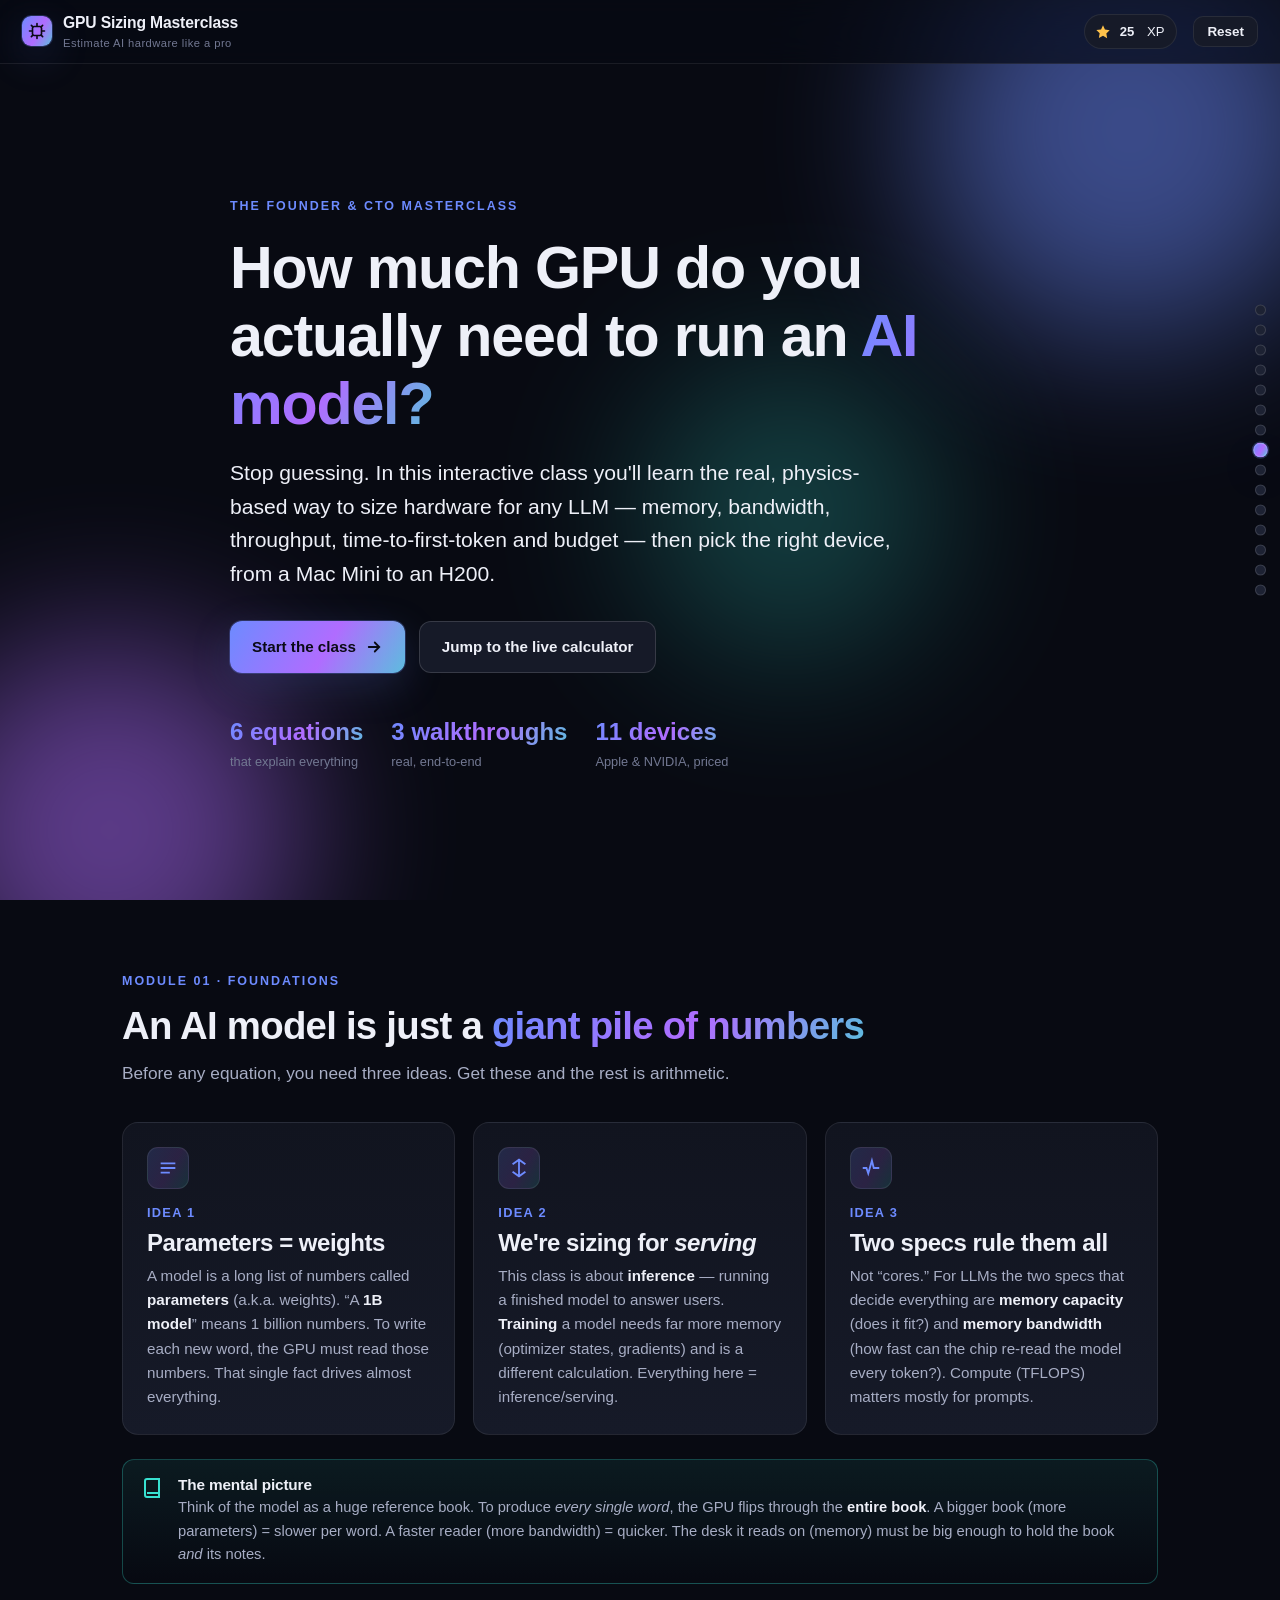
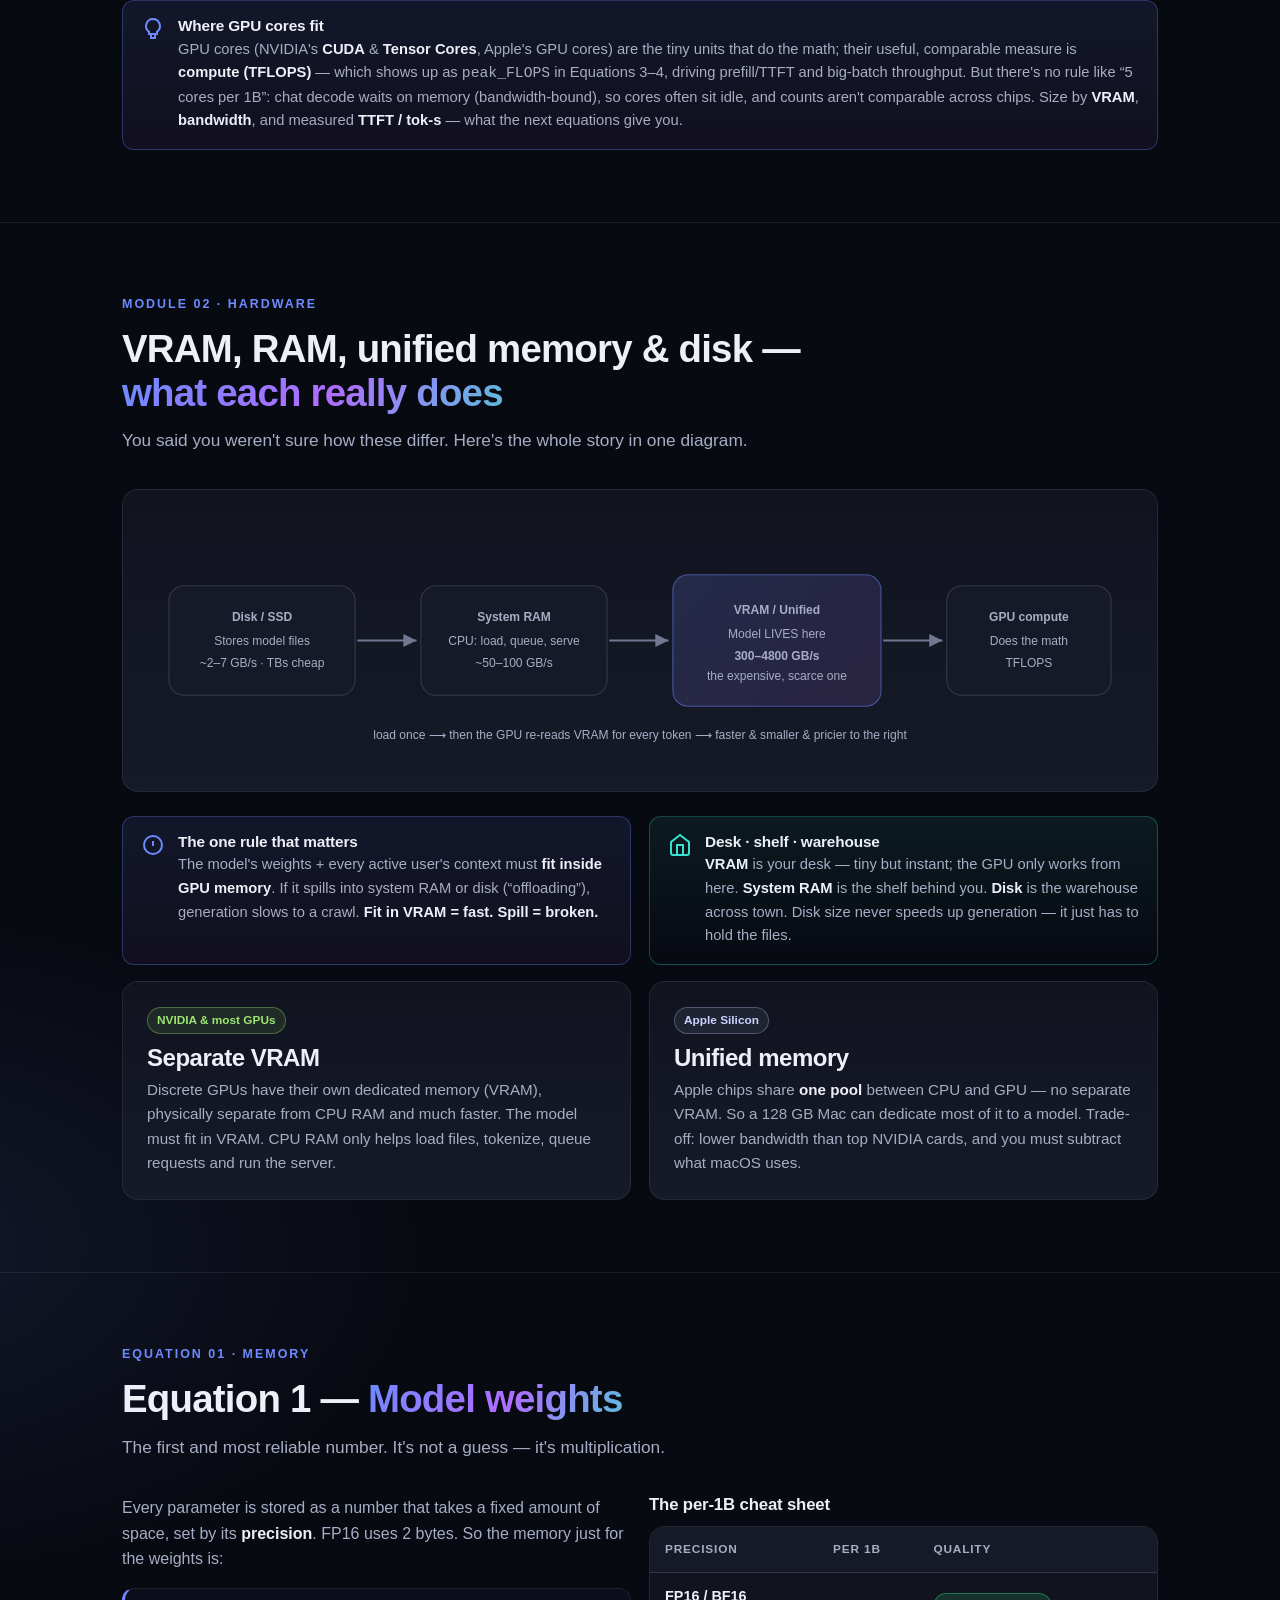
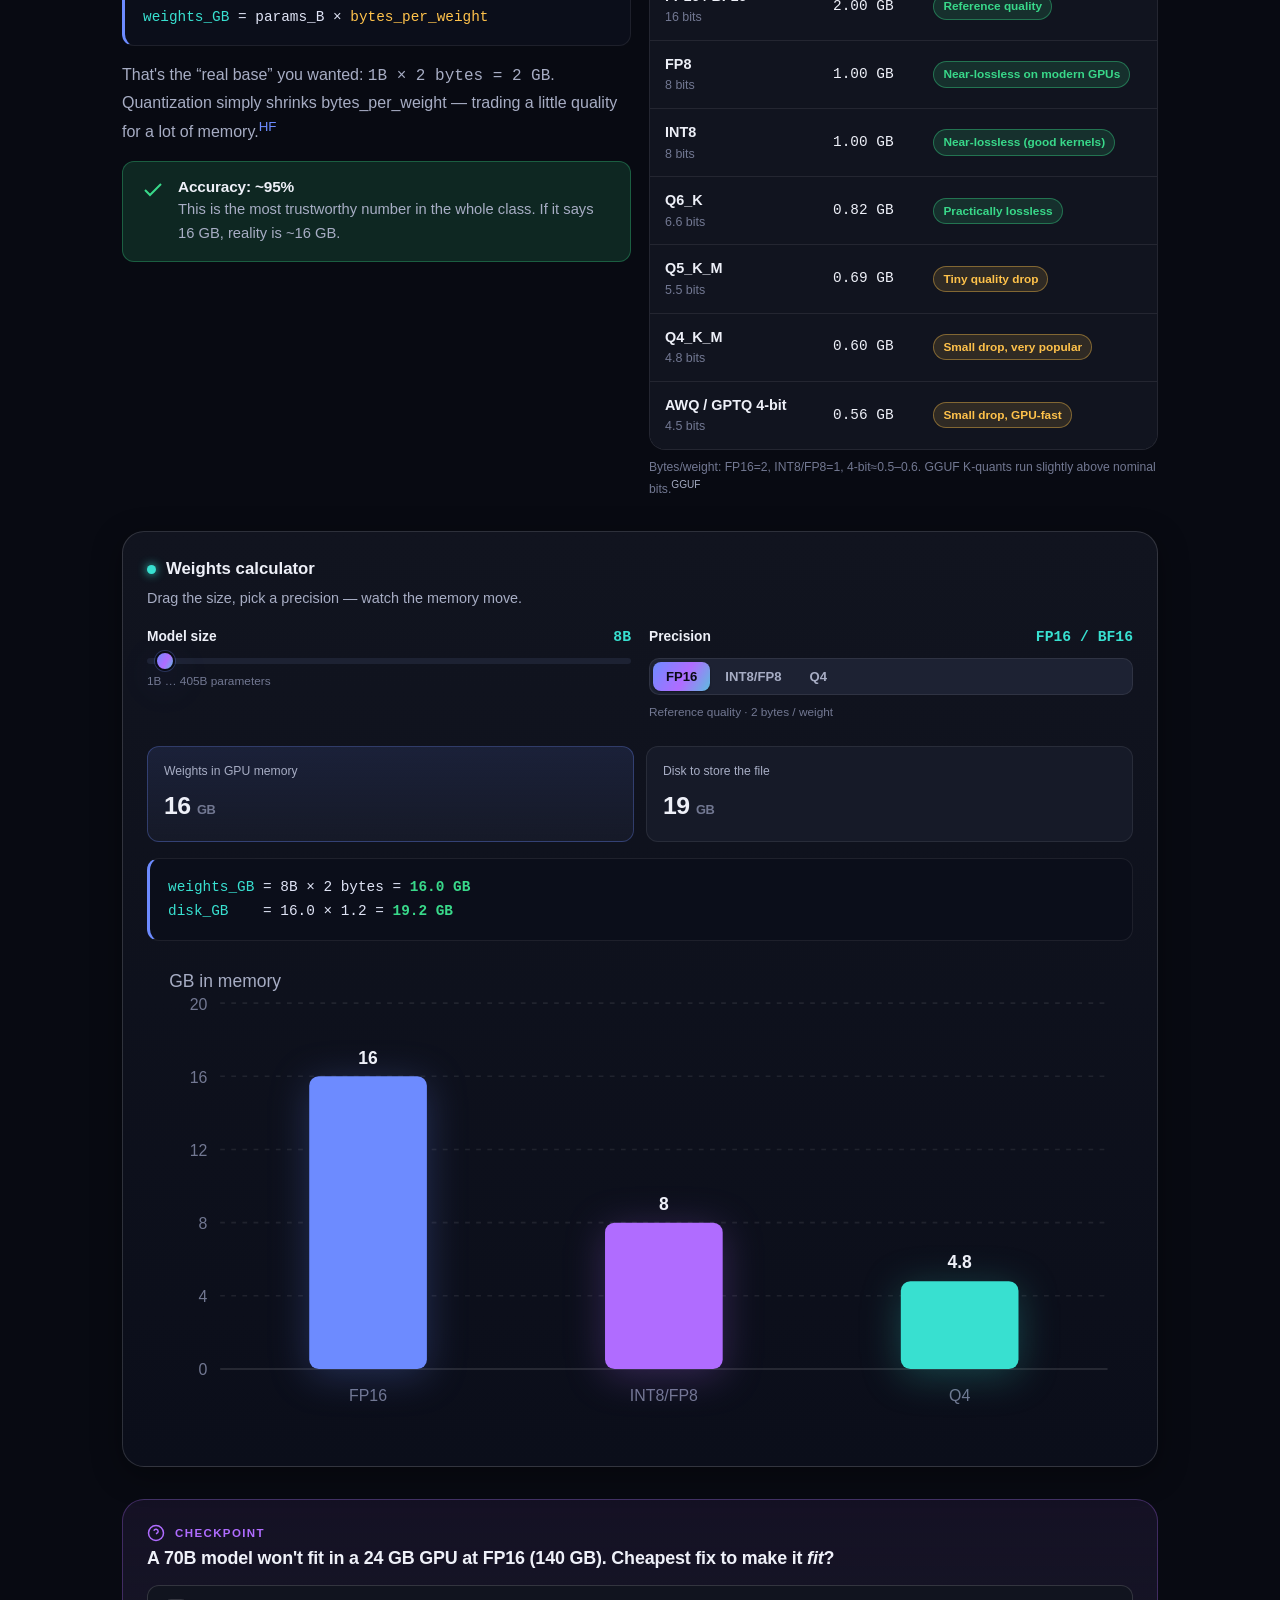
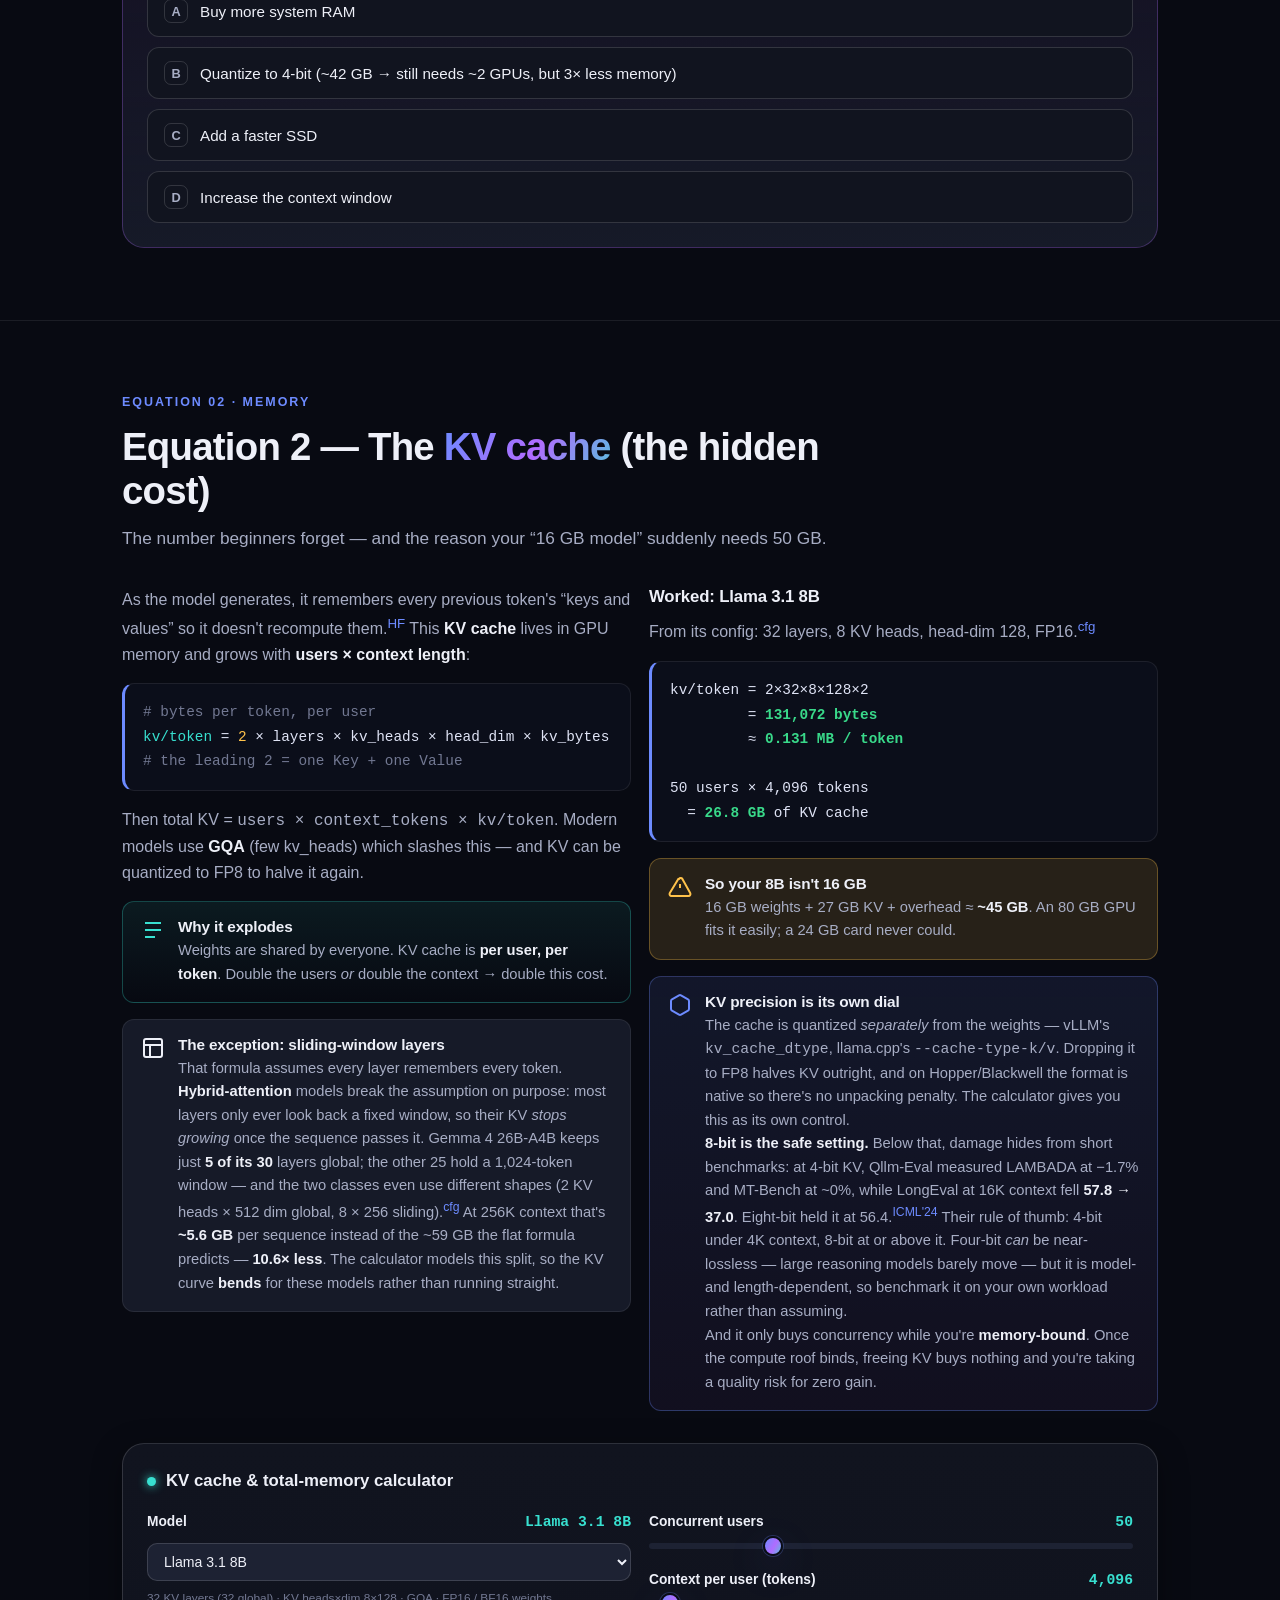
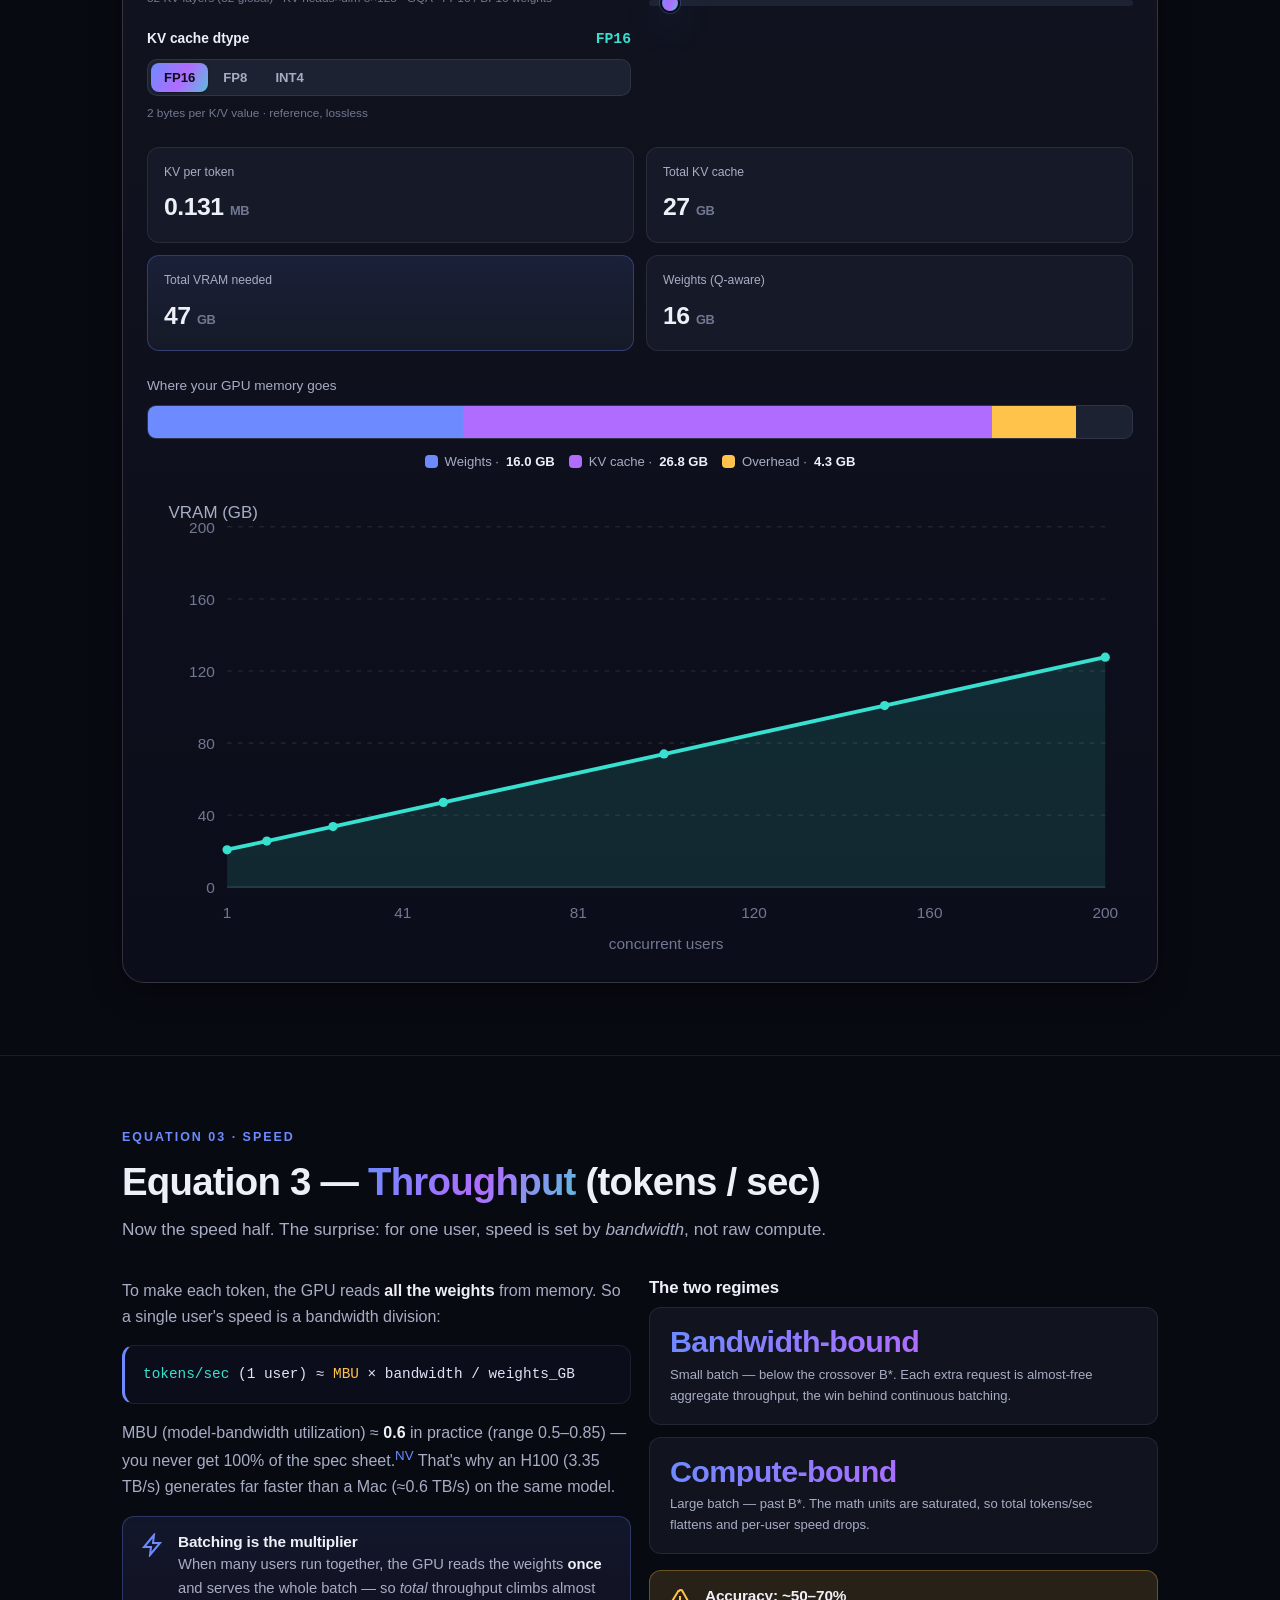
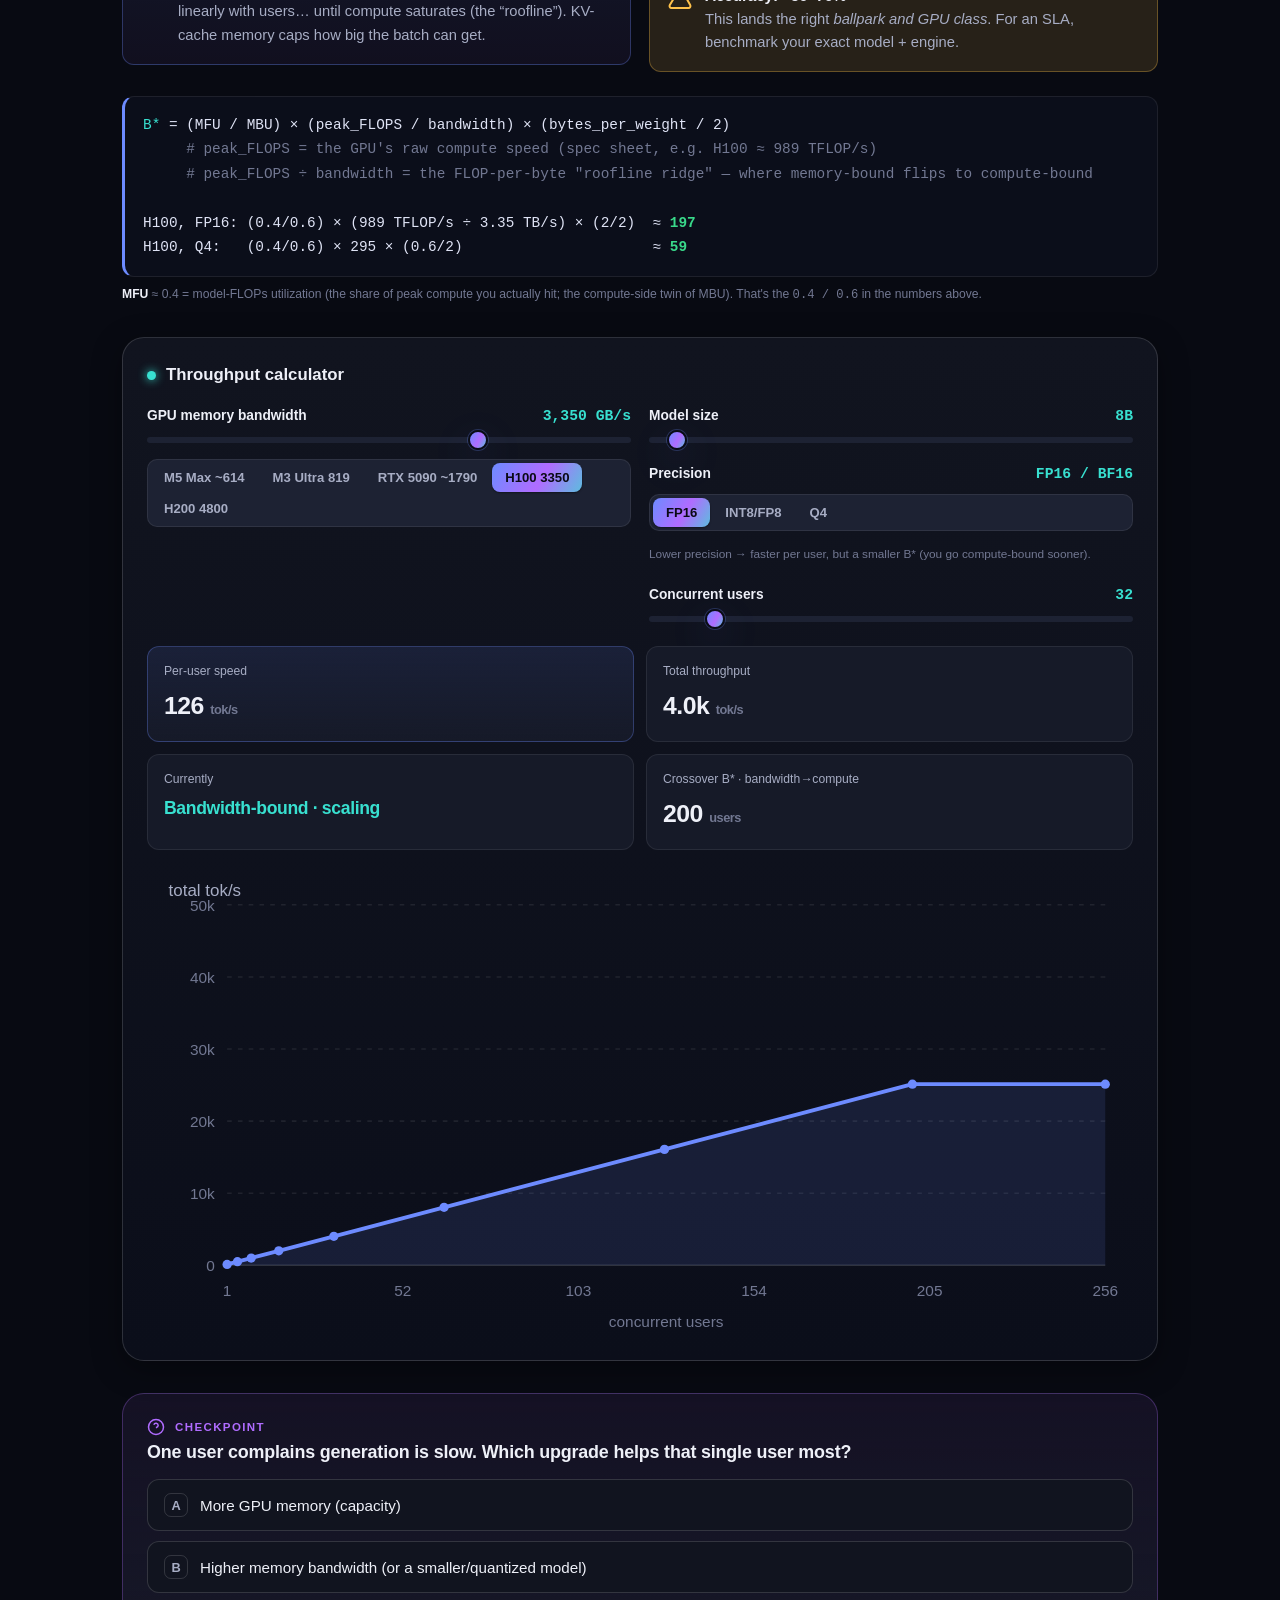
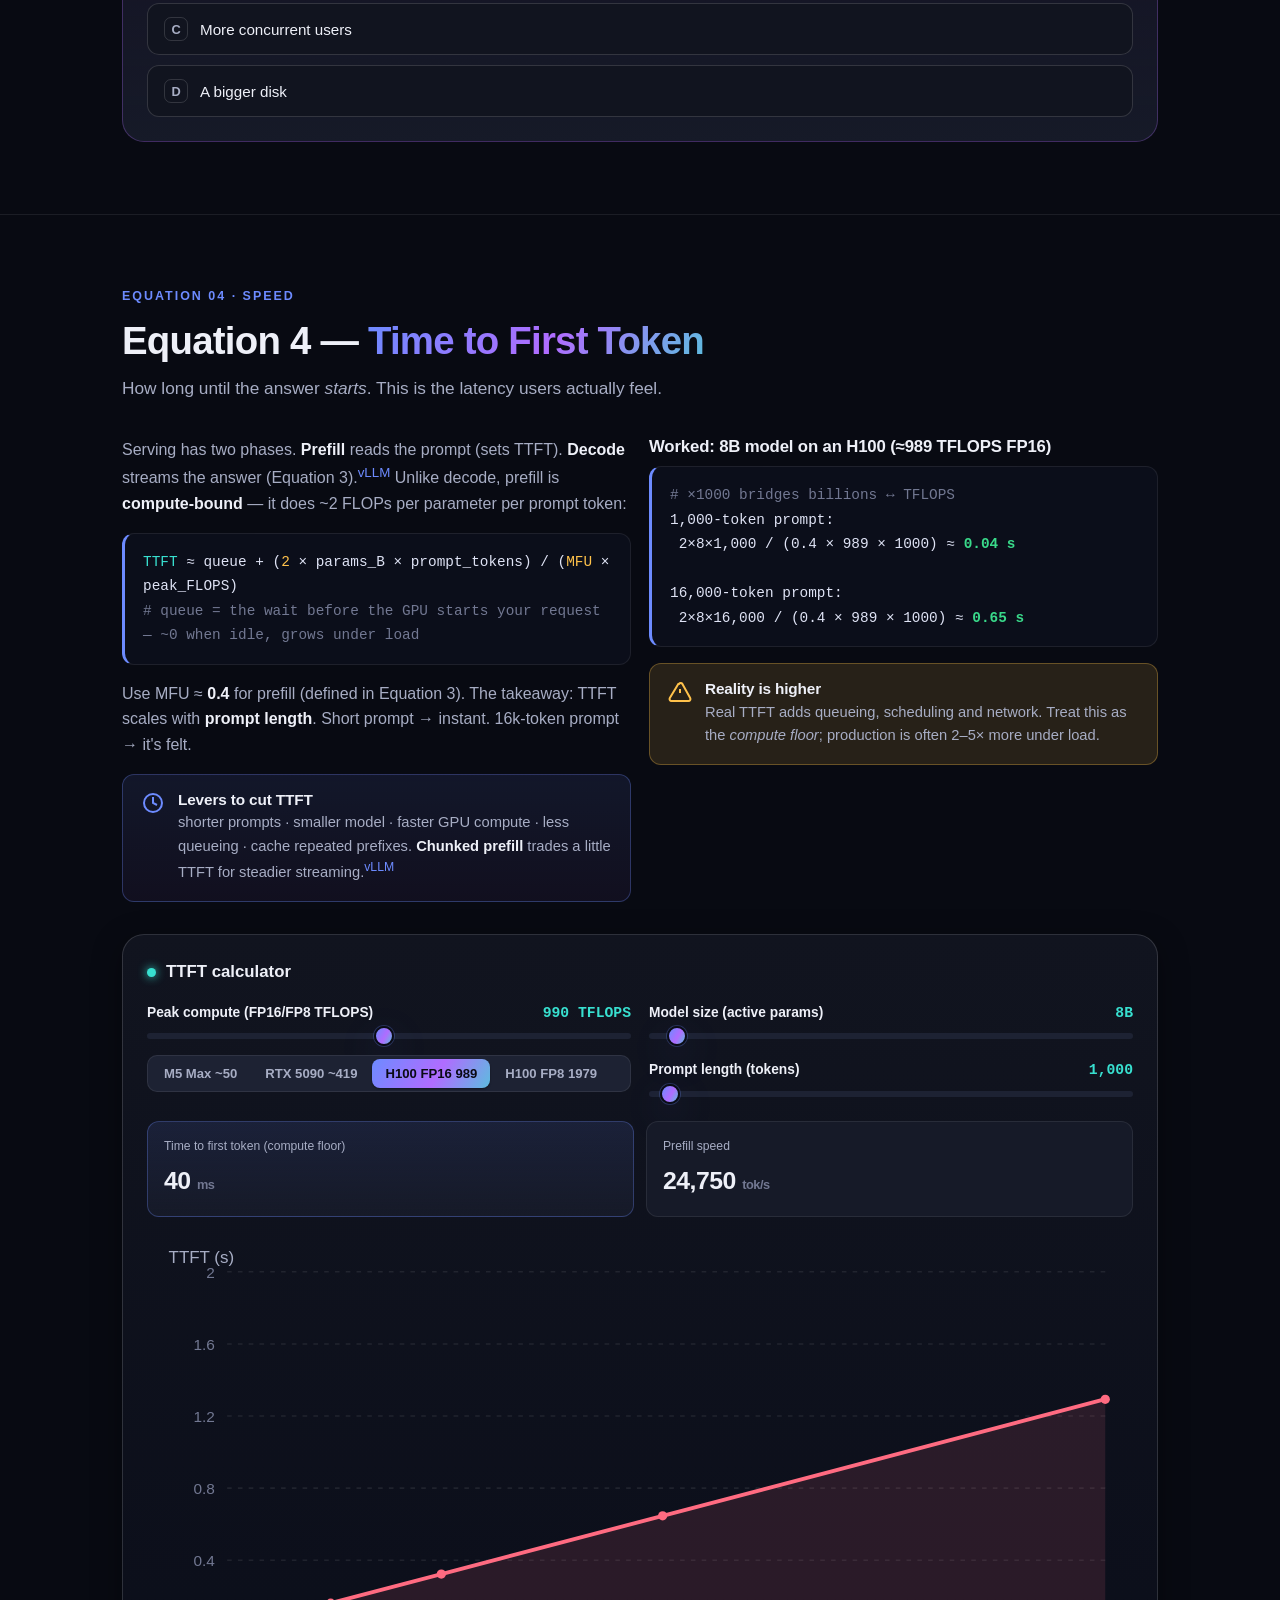
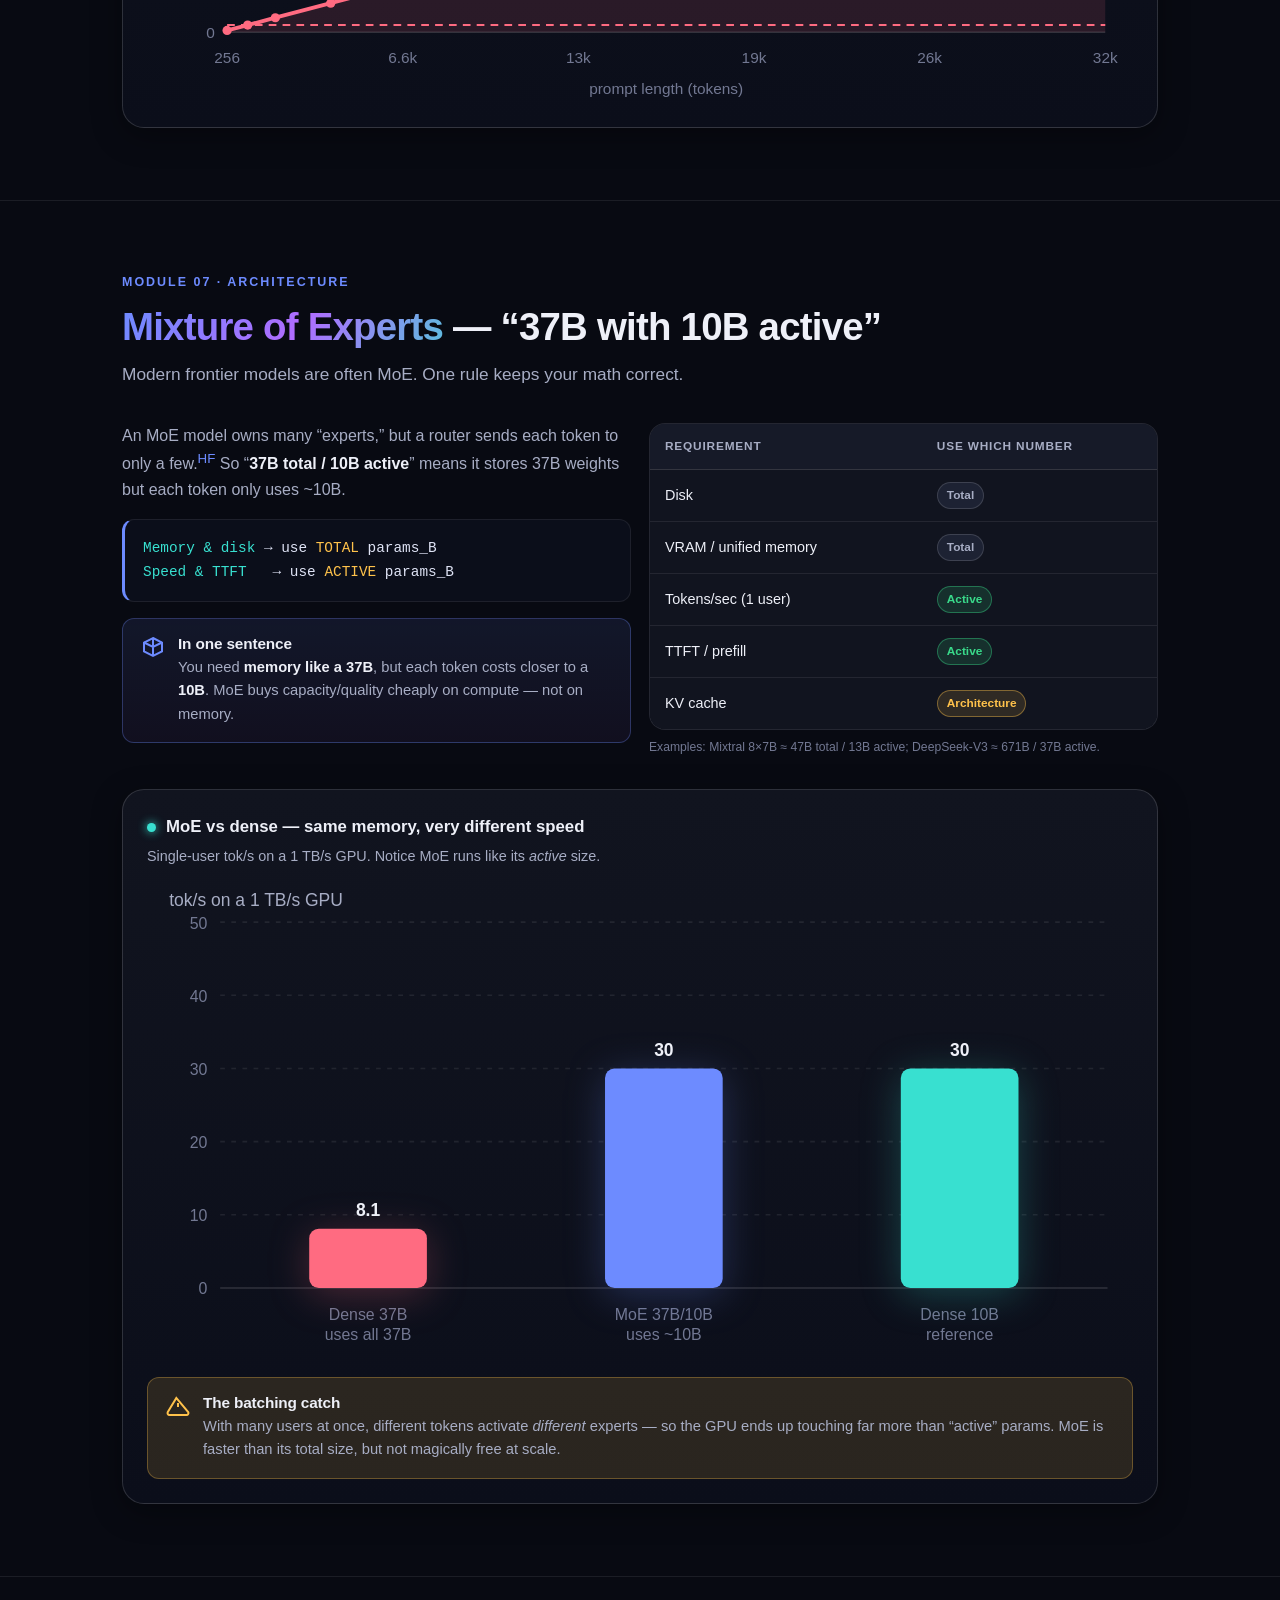
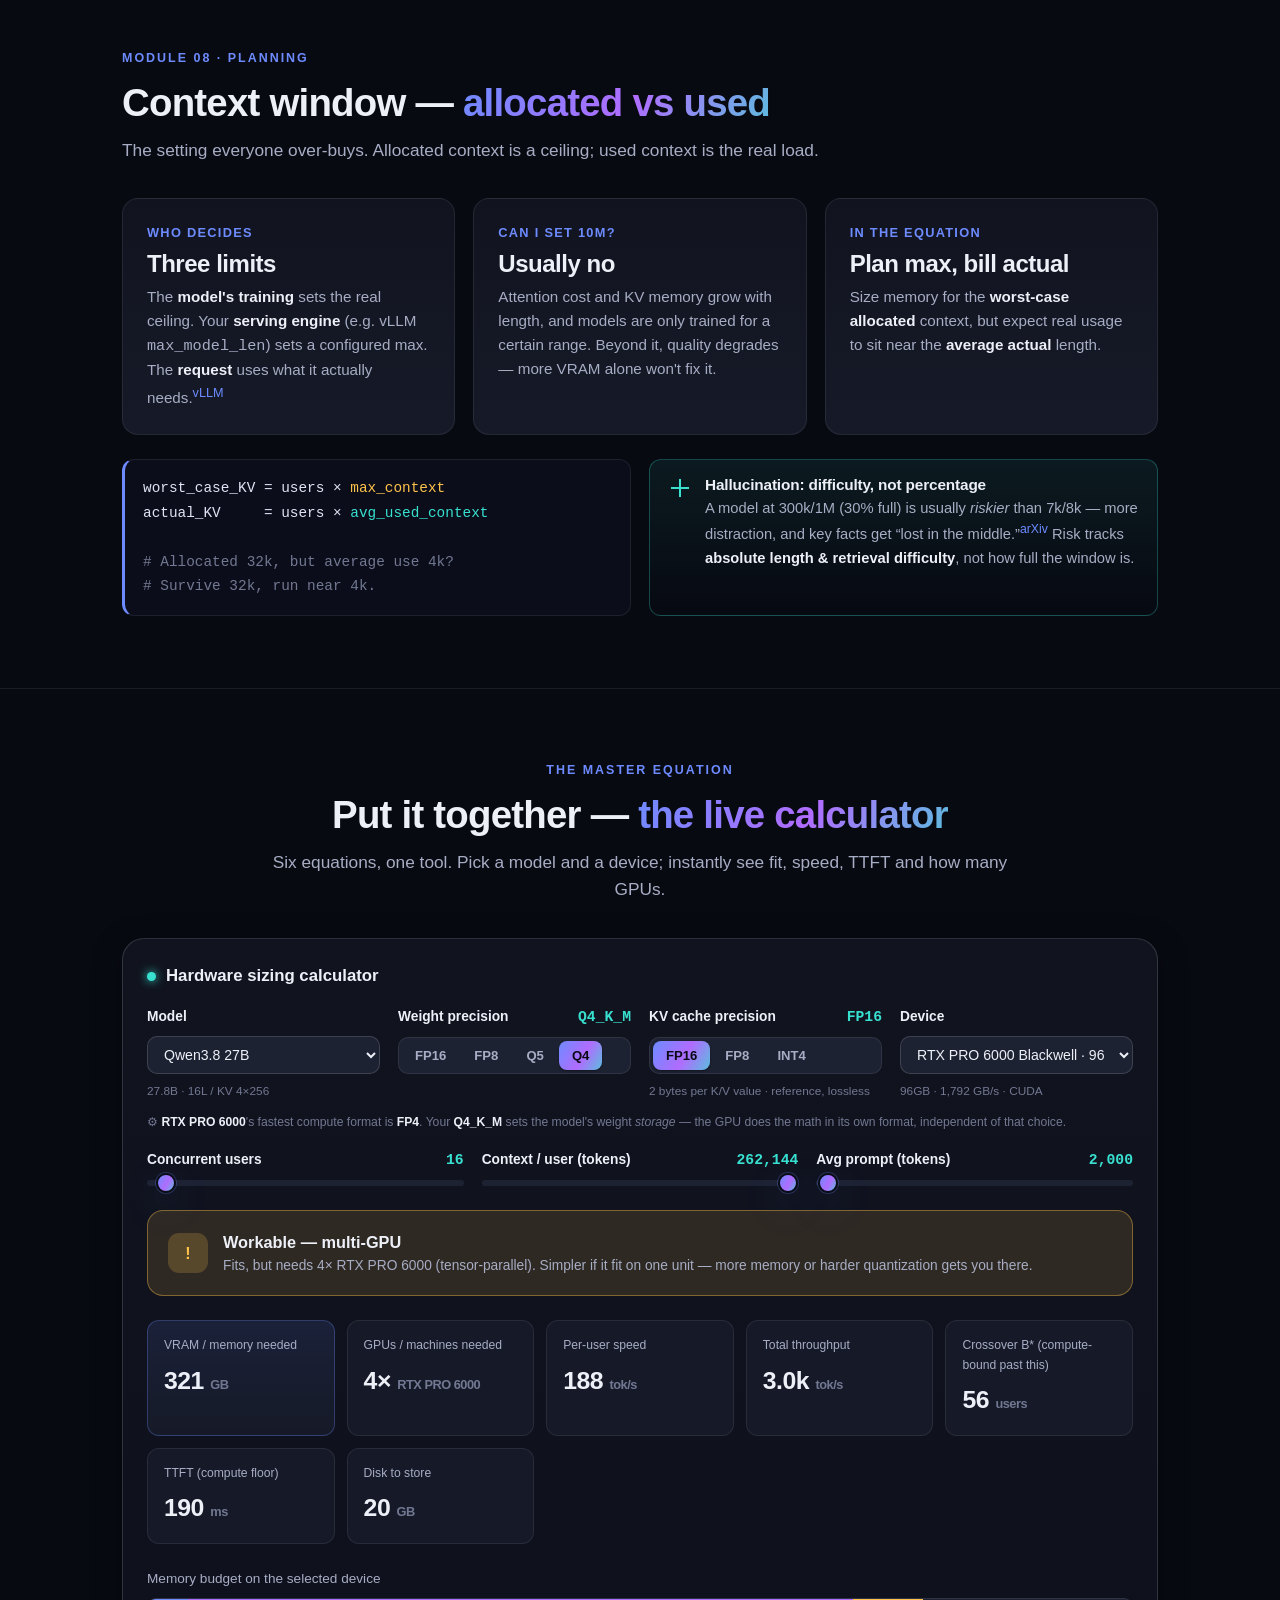
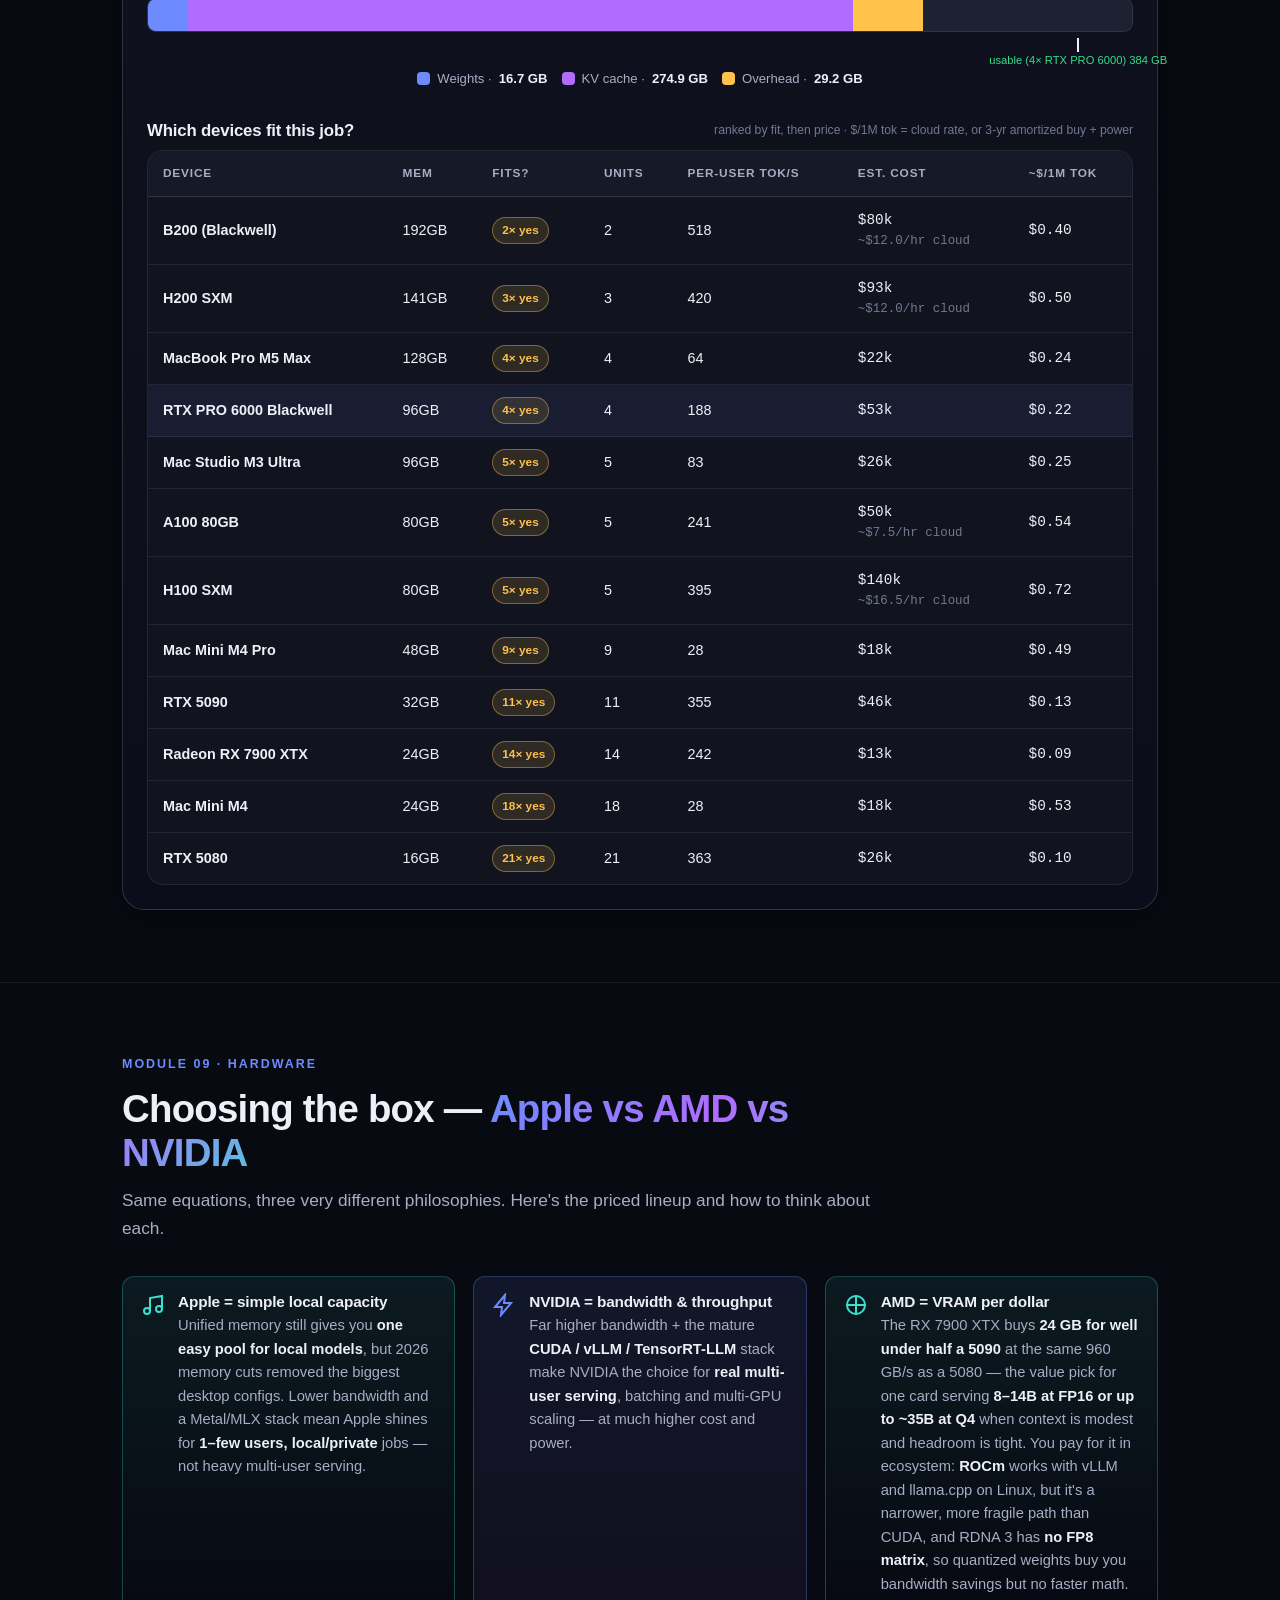
<file: index.html>
<!DOCTYPE html>
<html lang="en">
<head>
<meta charset="UTF-8">
<meta name="viewport" content="width=device-width, initial-scale=1.0">
<title>GPU Sizing Masterclass — Estimate AI Hardware Like a Pro</title>
<meta name="description" content="An interactive masterclass for founders & CTOs: estimate the GPU, memory, bandwidth and budget needed to serve any AI model — grounded in the roofline model.">
<link rel="icon" href="data:image/svg+xml,%3Csvg xmlns='http://www.w3.org/2000/svg' viewBox='0 0 100 100'%3E%3Cdefs%3E%3ClinearGradient id='g' x1='0' y1='0' x2='1' y2='1'%3E%3Cstop offset='0' stop-color='%236d8bff'/%3E%3Cstop offset='0.55' stop-color='%23b06cff'/%3E%3Cstop offset='1' stop-color='%2338e0d0'/%3E%3C/linearGradient%3E%3C/defs%3E%3Crect width='100' height='100' rx='24' fill='url(%23g)'/%3E%3Crect x='30' y='30' width='40' height='40' rx='8' fill='none' stroke='%230a0a15' stroke-width='6'/%3E%3Cpath d='M50 18v12M50 70v12M18 50h12M70 50h12' stroke='%230a0a15' stroke-width='6' stroke-linecap='round'/%3E%3C/svg%3E">
<link rel="stylesheet" href="assets/css/styles.css">
</head>
<body>

<!-- ===== Top bar ===== -->
<header class="topbar">
  <div class="brand">
    <span class="logo">
      <svg viewBox="0 0 24 24" fill="none" stroke="#0a0a15" stroke-width="2.2" stroke-linecap="round"><rect x="6" y="6" width="12" height="12" rx="2"/><path d="M12 2v3M12 19v3M2 12h3M19 12h3M4.5 4.5l2 2M17.5 17.5l2 2M19.5 4.5l-2 2M6.5 17.5l-2 2"/></svg>
    </span>
    <span>GPU Sizing Masterclass<small>Estimate AI hardware like a pro</small></span>
  </div>
  <div class="spacer"></div>
  <div class="xp-pill" title="Experience earned as you learn">
    <svg class="star" viewBox="0 0 24 24" fill="currentColor"><path d="M12 2l2.9 6.3L22 9.3l-5 4.9 1.2 7L12 17.8 5.8 21l1.2-7-5-4.9 7.1-1z"/></svg>
    <b id="xpVal">0</b>&nbsp;XP
  </div>
  <button class="btn-ghost" id="resetBtn" title="Reset your progress">Reset</button>
</header>
<div class="progress-rail"><div class="fill" id="progressFill"></div></div>

<!-- ===== Side dot nav (filled by JS) ===== -->
<nav class="toc" id="toc" aria-label="Section navigation"></nav>

<!-- ===== Hero ===== -->
<section class="hero" id="top">
  <div class="orb a"></div><div class="orb b"></div><div class="orb c"></div>
  <div class="wrap inner">
    <div style="max-width:820px">
      <span class="eyebrow reveal">The Founder &amp; CTO Masterclass</span>
      <h1 class="reveal d1">How much GPU do you actually need to run an <span class="grad-text">AI model?</span></h1>
      <p class="lead reveal d2" style="max-width:680px">Stop guessing. In this interactive class you'll learn the real, physics-based way to size hardware for any LLM — memory, bandwidth, throughput, time-to-first-token and budget — then pick the right device, from a Mac Mini to an H200.</p>
      <div class="cta reveal d3">
        <a class="btn btn-primary" href="#mental-model">Start the class
          <svg viewBox="0 0 24 24" fill="none" stroke="currentColor" stroke-width="2.4" stroke-linecap="round"><path d="M5 12h14M13 6l6 6-6 6"/></svg></a>
        <a class="btn btn-secondary" href="#calculator">Jump to the live calculator</a>
      </div>
      <div class="meta reveal d4">
        <div class="m"><div class="v grad-text"><span class="count" data-to="6" data-suffix=" equations">0</span></div><div class="k">that explain everything</div></div>
        <div class="m"><div class="v grad-text"><span class="count" data-to="3" data-suffix=" walkthroughs">0</span></div><div class="k">real, end-to-end</div></div>
        <div class="m"><div class="v grad-text"><span class="count" data-to="11" data-suffix=" devices">0</span></div><div class="k">Apple &amp; NVIDIA, priced</div></div>
      </div>
    </div>
  </div>
</section>

<!-- ===== MODULES INSERTION POINT ===== -->
<!-- ============ MODULE 1 · MENTAL MODEL ============ -->
<section class="section" id="mental-model" data-toc="Mental model">
  <div class="wrap">
    <div class="section-head reveal">
      <span class="eyebrow">Module 01 · Foundations</span>
      <h2>An AI model is just a <span class="grad-text">giant pile of numbers</span></h2>
      <p>Before any equation, you need three ideas. Get these and the rest is arithmetic.</p>
    </div>

    <div class="grid g3">
      <div class="card hov reveal">
        <div class="ic"><svg viewBox="0 0 24 24" fill="none" stroke="currentColor" stroke-width="2"><path d="M4 7h16M4 12h16M4 17h10"/></svg></div>
        <div class="card-num">IDEA 1</div>
        <h3>Parameters = weights</h3>
        <p>A model is a long list of numbers called <strong>parameters</strong> (a.k.a. weights). “A <strong>1B model</strong>” means 1 billion numbers. To write each new word, the GPU must read those numbers. That single fact drives almost everything.</p>
      </div>
      <div class="card hov reveal d1">
        <div class="ic"><svg viewBox="0 0 24 24" fill="none" stroke="currentColor" stroke-width="2"><path d="M12 3v18M5 8l7-5 7 5M5 16l7 5 7-5"/></svg></div>
        <div class="card-num">IDEA 2</div>
        <h3>We're sizing for <em>serving</em></h3>
        <p>This class is about <strong>inference</strong> — running a finished model to answer users. <strong>Training</strong> a model needs far more memory (optimizer states, gradients) and is a different calculation. Everything here = inference/serving.</p>
      </div>
      <div class="card hov reveal d2">
        <div class="ic"><svg viewBox="0 0 24 24" fill="none" stroke="currentColor" stroke-width="2"><path d="M3 12h4l2 6 4-14 2 8h6"/></svg></div>
        <div class="card-num">IDEA 3</div>
        <h3>Two specs rule them all</h3>
        <p>Not “cores.” For LLMs the two specs that decide everything are <strong>memory capacity</strong> (does it fit?) and <strong>memory bandwidth</strong> (how fast can the chip re-read the model every token?). Compute (TFLOPS) matters mostly for prompts.</p>
      </div>
    </div>

    <div class="callout analogy reveal mt24">
      <svg class="cic" viewBox="0 0 24 24" fill="none" stroke="currentColor" stroke-width="2"><path d="M4 19V5a2 2 0 012-2h12v18H6a2 2 0 01-2-2zM6 17h12"/></svg>
      <div><h4>The mental picture</h4><p>Think of the model as a huge reference book. To produce <em>every single word</em>, the GPU flips through the <strong>entire book</strong>. A bigger book (more parameters) = slower per word. A faster reader (more bandwidth) = quicker. The desk it reads on (memory) must be big enough to hold the book <em>and</em> its notes.</p></div>
    </div>

    <div class="callout key reveal mt16">
      <svg class="cic" viewBox="0 0 24 24" fill="none" stroke="currentColor" stroke-width="2"><path d="M12 2a7 7 0 00-4 12.7V17h8v-2.3A7 7 0 0012 2zM9 21h6M10 17v4M14 17v4"/></svg>
      <div><h4>Where GPU cores fit</h4><p>GPU cores (NVIDIA's <strong>CUDA</strong> &amp; <strong>Tensor Cores</strong>, Apple's GPU cores) are the tiny units that do the math; their useful, comparable measure is <strong>compute (TFLOPS)</strong> — which shows up as <span class="mono">peak_FLOPS</span> in Equations 3–4, driving prefill/TTFT and big-batch throughput. But there's no rule like “5 cores per 1B”: chat decode waits on memory (bandwidth-bound), so cores often sit idle, and counts aren't comparable across chips. Size by <strong>VRAM</strong>, <strong>bandwidth</strong>, and measured <strong>TTFT / tok-s</strong> — what the next equations give you.</p></div>
    </div>
  </div>
</section>

<!-- ============ MODULE 2 · MEMORY TYPES ============ -->
<section class="section" id="memory" data-toc="Memory types">
  <div class="wrap">
    <div class="section-head reveal">
      <span class="eyebrow">Module 02 · Hardware</span>
      <h2>VRAM, RAM, unified memory &amp; disk — <span class="grad-text">what each really does</span></h2>
      <p>You said you weren't sure how these differ. Here's the whole story in one diagram.</p>
    </div>

    <div class="card reveal" style="padding:30px 24px">
      <div class="chart" aria-label="Data flows from disk to RAM to GPU memory to compute, getting faster and smaller at each step">
        <svg viewBox="0 0 900 220" preserveAspectRatio="xMidYMid meet">
          <defs><marker id="arr" markerWidth="10" markerHeight="10" refX="6" refY="3" orient="auto"><path d="M0 0l6 3-6 3z" fill="#727892"/></marker></defs>
          <!-- blocks -->
          <g>
            <rect x="20" y="60" width="170" height="100" rx="14" fill="#161a28" stroke="rgba(255,255,255,.14)"/>
            <text x="105" y="92" text-anchor="middle" fill="#eef0f8" font-size="16" font-weight="700">Disk / SSD</text>
            <text x="105" y="114" text-anchor="middle" fill="#a7adc4" font-size="12">Stores model files</text>
            <text x="105" y="134" text-anchor="middle" fill="#727892" font-size="11">~2–7 GB/s · TBs cheap</text>
          </g>
          <g>
            <rect x="250" y="60" width="170" height="100" rx="14" fill="#161a28" stroke="rgba(255,255,255,.14)"/>
            <text x="335" y="92" text-anchor="middle" fill="#eef0f8" font-size="16" font-weight="700">System RAM</text>
            <text x="335" y="114" text-anchor="middle" fill="#a7adc4" font-size="12">CPU: load, queue, serve</text>
            <text x="335" y="134" text-anchor="middle" fill="#727892" font-size="11">~50–100 GB/s</text>
          </g>
          <g>
            <rect x="480" y="50" width="190" height="120" rx="14" fill="url(#g2)" stroke="rgba(109,139,255,.5)"/>
            <defs><linearGradient id="g2" x1="0" y1="0" x2="1" y2="1"><stop offset="0" stop-color="rgba(109,139,255,.18)"/><stop offset="1" stop-color="rgba(176,108,255,.12)"/></linearGradient></defs>
            <text x="575" y="86" text-anchor="middle" fill="#eef0f8" font-size="16" font-weight="800">VRAM / Unified</text>
            <text x="575" y="108" text-anchor="middle" fill="#a7adc4" font-size="12">Model LIVES here</text>
            <text x="575" y="128" text-anchor="middle" fill="#6d8bff" font-size="11" font-weight="700">300–4800 GB/s</text>
            <text x="575" y="146" text-anchor="middle" fill="#727892" font-size="10.5">the expensive, scarce one</text>
          </g>
          <g>
            <rect x="730" y="60" width="150" height="100" rx="14" fill="#161a28" stroke="rgba(255,255,255,.14)"/>
            <text x="805" y="92" text-anchor="middle" fill="#eef0f8" font-size="16" font-weight="700">GPU compute</text>
            <text x="805" y="114" text-anchor="middle" fill="#a7adc4" font-size="12">Does the math</text>
            <text x="805" y="134" text-anchor="middle" fill="#727892" font-size="11">TFLOPS</text>
          </g>
          <!-- arrows -->
          <line x1="192" y1="110" x2="246" y2="110" stroke="#727892" stroke-width="2" marker-end="url(#arr)"/>
          <line x1="422" y1="110" x2="476" y2="110" stroke="#727892" stroke-width="2" marker-end="url(#arr)"/>
          <line x1="672" y1="110" x2="726" y2="110" stroke="#727892" stroke-width="2" marker-end="url(#arr)"/>
          <text x="450" y="200" text-anchor="middle" fill="#727892" font-size="12">load once  ⟶  then the GPU re-reads VRAM for every token  ⟶  faster &amp; smaller &amp; pricier to the right</text>
        </svg>
      </div>
    </div>

    <div class="grid g2 mt24">
      <div class="callout key reveal">
        <svg class="cic" viewBox="0 0 24 24" fill="none" stroke="currentColor" stroke-width="2"><circle cx="12" cy="12" r="9"/><path d="M12 8v5M12 16h.01"/></svg>
        <div><h4>The one rule that matters</h4><p>The model's weights + every active user's context must <strong>fit inside GPU memory</strong>. If it spills into system RAM or disk (“offloading”), generation slows to a crawl. <strong>Fit in VRAM = fast. Spill = broken.</strong></p></div>
      </div>
      <div class="callout analogy reveal d1">
        <svg class="cic" viewBox="0 0 24 24" fill="none" stroke="currentColor" stroke-width="2"><path d="M3 9l9-7 9 7v11a2 2 0 01-2 2H5a2 2 0 01-2-2z"/><path d="M9 22V12h6v10"/></svg>
        <div><h4>Desk · shelf · warehouse</h4><p><strong>VRAM</strong> is your desk — tiny but instant; the GPU only works from here. <strong>System RAM</strong> is the shelf behind you. <strong>Disk</strong> is the warehouse across town. Disk size never speeds up generation — it just has to hold the files.</p></div>
      </div>
    </div>

    <div class="grid g2 mt16">
      <div class="card reveal">
        <span class="tag nv" style="margin-bottom:10px">NVIDIA &amp; most GPUs</span>
        <h3>Separate VRAM</h3>
        <p>Discrete GPUs have their own dedicated memory (VRAM), physically separate from CPU RAM and much faster. The model must fit in VRAM. CPU RAM only helps load files, tokenize, queue requests and run the server.</p>
      </div>
      <div class="card reveal d1">
        <span class="tag apple" style="margin-bottom:10px">Apple Silicon</span>
        <h3>Unified memory</h3>
        <p>Apple chips share <strong>one pool</strong> between CPU and GPU — no separate VRAM. So a 128 GB Mac can dedicate most of it to a model. Trade-off: lower bandwidth than top NVIDIA cards, and you must subtract what macOS uses.</p>
      </div>
    </div>
  </div>
</section>
<!-- ============ MODULE 3 · WEIGHTS ============ -->
<section class="section" id="weights" data-toc="Weights">
  <div class="wrap">
    <div class="section-head reveal">
      <span class="eyebrow">Equation 01 · Memory</span>
      <h2>Equation 1 — <span class="grad-text">Model weights</span></h2>
      <p>The first and most reliable number. It's not a guess — it's multiplication.</p>
    </div>

    <div class="grid g2">
      <div class="reveal">
        <p>Every parameter is stored as a number that takes a fixed amount of space, set by its <strong>precision</strong>. FP16 uses 2 bytes. So the memory just for the weights is:</p>
        <div class="eq mt16"><span class="hl">weights_GB</span> = params_B <span class="op">×</span> <span class="var">bytes_per_weight</span></div>
        <p class="mt16">That's the “real base” you wanted: <span class="mono">1B × 2 bytes = 2 GB</span>. Quantization simply shrinks <span class="var">bytes_per_weight</span> — trading a little quality for a lot of memory.<sup><a class="cite" href="https://huggingface.co/docs/transformers/en/main_classes/quantization" target="_blank" rel="noopener">HF</a></sup></p>
        <div class="callout good mt16">
          <svg class="cic" viewBox="0 0 24 24" fill="none" stroke="currentColor" stroke-width="2"><path d="M20 6L9 17l-5-5"/></svg>
          <div><h4>Accuracy: ~95%</h4><p>This is the most trustworthy number in the whole class. If it says 16 GB, reality is ~16 GB.</p></div>
        </div>
      </div>

      <div class="reveal d1">
        <h4 style="margin-bottom:12px">The per-1B cheat sheet</h4>
        <div class="table-wrap">
          <table>
            <thead><tr><th>Precision</th><th>Per 1B</th><th>Quality</th></tr></thead>
            <tbody id="prec-table"></tbody>
          </table>
        </div>
        <p class="src mt8">Bytes/weight: FP16=2, INT8/FP8=1, 4-bit≈0.5–0.6. GGUF K-quants run slightly above nominal bits.<sup><a class="cite" href="https://huggingface.co/docs/hub/en/gguf" target="_blank" rel="noopener">GGUF</a></sup></p>
      </div>
    </div>

    <!-- interactive -->
    <div class="lab reveal mt32">
      <div class="lab-title"><span class="dot"></span> Weights calculator</div>
      <p class="muted" style="font-size:.9rem;margin-top:4px">Drag the size, pick a precision — watch the memory move.</p>
      <div class="controls mt16">
        <div class="ctrl">
          <div class="row"><label>Model size</label><span class="val" id="wt-size-val">8B</span></div>
          <input type="range" id="wt-size" min="1" max="405" value="8" step="1">
          <div class="hint">1B … 405B parameters</div>
        </div>
        <div class="ctrl">
          <div class="row"><label>Precision</label><span class="val" id="wt-prec-val">FP16</span></div>
          <div class="seg" id="wt-prec">
            <button data-prec="fp16" class="active">FP16</button>
            <button data-prec="int8">INT8/FP8</button>
            <button data-prec="q4">Q4</button>
          </div>
          <div class="hint" id="wt-prec-hint">Reference quality · 2 bytes / param</div>
        </div>
      </div>
      <div class="readout mt24">
        <div class="ro accent"><div class="k">Weights in GPU memory</div><div class="v" id="wt-weights">16 <span class="u">GB</span></div></div>
        <div class="ro"><div class="k">Disk to store the file</div><div class="v" id="wt-disk">19 <span class="u">GB</span></div></div>
      </div>
      <div class="eq mt16" id="wt-eq"></div>
      <div class="chart mt24" id="wt-chart"></div>
    </div>

    <!-- quiz -->
    <div class="quiz reveal mt32" data-quiz="quant">
      <div class="qhead"><svg width="18" height="18" viewBox="0 0 24 24" fill="none" stroke="#b06cff" stroke-width="2"><circle cx="12" cy="12" r="10"/><path d="M9.1 9a3 3 0 015.8 1c0 2-3 3-3 3"/><path d="M12 17h.01"/></svg><span class="b">Checkpoint</span></div>
      <h4>A 70B model won't fit in a 24 GB GPU at FP16 (140 GB). Cheapest fix to make it <em>fit</em>?</h4>
      <div class="opts">
        <button class="opt"><span class="mk">A</span> Buy more system RAM</button>
        <button class="opt" data-correct="1"><span class="mk">B</span> Quantize to 4-bit (~42 GB → still needs ~2 GPUs, but 3× less memory)</button>
        <button class="opt"><span class="mk">C</span> Add a faster SSD</button>
        <button class="opt"><span class="mk">D</span> Increase the context window</button>
      </div>
      <div class="explain">Quantization is the memory lever. 70B at Q4 ≈ 42 GB of weights vs 140 GB at FP16 — the single biggest knob you control. RAM and SSD don't help the model run; bigger context makes memory <em>worse</em>.</div>
    </div>
  </div>
</section>

<!-- ============ MODULE 4 · KV CACHE ============ -->
<section class="section" id="kvcache" data-toc="KV cache">
  <div class="wrap">
    <div class="section-head reveal">
      <span class="eyebrow">Equation 02 · Memory</span>
      <h2>Equation 2 — The <span class="grad-text">KV cache</span> (the hidden cost)</h2>
      <p>The number beginners forget — and the reason your “16 GB model” suddenly needs 50 GB.</p>
    </div>

    <div class="grid g2">
      <div class="reveal">
        <p>As the model generates, it remembers every previous token's “keys and values” so it doesn't recompute them.<sup><a class="cite" href="https://huggingface.co/docs/transformers/en/kv_cache" target="_blank" rel="noopener">HF</a></sup> This <strong>KV cache</strong> lives in GPU memory and grows with <strong>users × context length</strong>:</p>
        <div class="eq mt16"><span class="cmt"># bytes per token, per user</span>
<span class="hl">kv/token</span> = <span class="var">2</span> × layers × kv_heads × head_dim × kv_bytes
<span class="cmt"># the leading 2 = one Key + one Value</span></div>
        <p class="mt16">Then total KV = <span class="mono">users × context_tokens × kv/token</span>. Modern models use <strong>GQA</strong> (few kv_heads) which slashes this — and KV can be quantized to FP8 to halve it again.</p>
        <div class="callout analogy mt16">
          <svg class="cic" viewBox="0 0 24 24" fill="none" stroke="currentColor" stroke-width="2"><path d="M4 5h16M4 12h16M4 19h10"/></svg>
          <div><h4>Why it explodes</h4><p>Weights are shared by everyone. KV cache is <strong>per user, per token</strong>. Double the users <em>or</em> double the context → double this cost.</p></div>
        </div>
        <div class="callout mt16">
          <svg class="cic" viewBox="0 0 24 24" fill="none" stroke="currentColor" stroke-width="2"><rect x="3" y="3" width="18" height="18" rx="2"/><path d="M3 9h18M9 21V9"/></svg>
          <div><h4>The exception: sliding-window layers</h4><p>That formula assumes every layer remembers every token. <strong>Hybrid-attention</strong> models break the assumption on purpose: most layers only ever look back a fixed window, so their KV <em>stops growing</em> once the sequence passes it. Gemma 4 26B-A4B keeps just <strong>5 of its 30</strong> layers global; the other 25 hold a 1,024-token window — and the two classes even use different shapes (2 KV heads × 512 dim global, 8 × 256 sliding).<sup><a class="cite" href="https://huggingface.co/google/gemma-4-26B-A4B-it/blob/main/config.json" target="_blank" rel="noopener">cfg</a></sup> At 256K context that's <strong>~5.6 GB</strong> per sequence instead of the ~59 GB the flat formula predicts — <strong>10.6× less</strong>. The calculator models this split, so the KV curve <strong>bends</strong> for these models rather than running straight.</p></div>
        </div>
      </div>

      <div class="reveal d1">
        <h4 style="margin-bottom:10px">Worked: Llama 3.1 8B</h4>
        <p>From its config: 32 layers, 8 KV heads, head-dim 128, FP16.<sup><a class="cite" href="https://huggingface.co/meta-llama/Llama-3.1-8B/blob/main/config.json" target="_blank" rel="noopener">cfg</a></sup></p>
        <div class="eq mt16">kv/token = 2×32×8×128×2
         = <span class="res">131,072 bytes</span>
         ≈ <span class="res">0.131 MB / token</span>

50 users × 4,096 tokens
  = <span class="res">26.8 GB</span> of KV cache</div>
        <div class="callout warnc mt16">
          <svg class="cic" viewBox="0 0 24 24" fill="none" stroke="currentColor" stroke-width="2"><path d="M12 9v4M12 17h.01M10.3 3.9L1.8 18a2 2 0 001.7 3h17a2 2 0 001.7-3L14.4 3.9a2 2 0 00-3.4 0z"/></svg>
          <div><h4>So your 8B isn't 16 GB</h4><p>16 GB weights + 27 GB KV + overhead ≈ <strong>~45 GB</strong>. An 80 GB GPU fits it easily; a 24 GB card never could.</p></div>
        </div>
        <div class="callout key mt16">
          <svg class="cic" viewBox="0 0 24 24" fill="none" stroke="currentColor" stroke-width="2"><path d="M21 16V8a2 2 0 00-1-1.7l-7-4a2 2 0 00-2 0l-7 4A2 2 0 003 8v8a2 2 0 001 1.7l7 4a2 2 0 002 0l7-4A2 2 0 0021 16z"/></svg>
          <div><h4>KV precision is its own dial</h4><p>The cache is quantized <em>separately</em> from the weights — vLLM's <span class="mono">kv_cache_dtype</span>, llama.cpp's <span class="mono">--cache-type-k/v</span>. Dropping it to FP8 halves KV outright, and on Hopper/Blackwell the format is native so there's no unpacking penalty. The calculator gives you this as its own control.</p>
          <p class="mt8"><strong>8-bit is the safe setting.</strong> Below that, damage hides from short benchmarks: at 4-bit KV, Qllm-Eval measured LAMBADA at −1.7% and MT-Bench at ~0%, while LongEval at 16K context fell <strong>57.8 → 37.0</strong>. Eight-bit held it at 56.4.<sup><a class="cite" href="https://arxiv.org/abs/2402.18158" target="_blank" rel="noopener">ICML'24</a></sup> Their rule of thumb: 4-bit under 4K context, 8-bit at or above it. Four-bit <em>can</em> be near-lossless — large reasoning models barely move — but it is model- and length-dependent, so benchmark it on your own workload rather than assuming.</p>
          <p class="mt8">And it only buys concurrency while you're <strong>memory-bound</strong>. Once the compute roof binds, freeing KV buys nothing and you're taking a quality risk for zero gain.</p></div>
        </div>
      </div>
    </div>

    <!-- interactive -->
    <div class="lab reveal mt32">
      <div class="lab-title"><span class="dot"></span> KV cache &amp; total-memory calculator</div>
      <div class="controls mt16">
        <div class="ctrl">
          <div class="row"><label>Model</label><span class="val" id="kv-model-val">Llama 3.1 8B</span></div>
          <select id="kv-model"></select>
          <div class="hint" id="kv-arch"></div>
          <div class="row" style="margin-top:12px"><label>KV cache dtype</label><span class="val" id="kv-dtype-val">FP16</span></div>
          <div class="seg" id="kv-dtype">
            <button data-kvb="2" class="active">FP16</button>
            <button data-kvb="1">FP8</button>
            <button data-kvb="0.5">INT4</button>
          </div>
          <div class="hint" id="kv-dtype-hint">2 bytes per K/V value · reference, lossless</div>
        </div>
        <div class="ctrl">
          <div class="row"><label>Concurrent users</label><span class="val" id="kv-users-val">50</span></div>
          <input type="range" id="kv-users" min="1" max="200" value="50">
          <div class="row" style="margin-top:12px"><label>Context per user (tokens)</label><span class="val" id="kv-ctx-val">4,096</span></div>
          <input type="range" id="kv-ctx" min="1024" max="131072" value="4096" step="1024">
        </div>
      </div>
      <div class="readout mt24">
        <div class="ro"><div class="k">KV per token</div><div class="v" id="kv-pertok">0.13 <span class="u">MB</span></div></div>
        <div class="ro"><div class="k">Total KV cache</div><div class="v" id="kv-total">26.8 <span class="u">GB</span></div></div>
        <div class="ro accent"><div class="k">Total VRAM needed</div><div class="v" id="kv-vram">51 <span class="u">GB</span></div></div>
        <div class="ro"><div class="k">Weights (Q-aware)</div><div class="v" id="kv-w">16 <span class="u">GB</span></div></div>
      </div>
      <div class="mt24"><div class="muted" style="font-size:.85rem;margin-bottom:8px">Where your GPU memory goes</div><div id="kv-membar"></div></div>
      <div class="chart mt24" id="kv-chart"></div>
    </div>
  </div>
</section>
<!-- ============ MODULE 5 · THROUGHPUT ============ -->
<section class="section" id="throughput" data-toc="Throughput">
  <div class="wrap">
    <div class="section-head reveal">
      <span class="eyebrow">Equation 03 · Speed</span>
      <h2>Equation 3 — <span class="grad-text">Throughput</span> (tokens / sec)</h2>
      <p>Now the speed half. The surprise: for one user, speed is set by <em>bandwidth</em>, not raw compute.</p>
    </div>

    <div class="grid g2">
      <div class="reveal">
        <p>To make each token, the GPU reads <strong>all the weights</strong> from memory. So a single user's speed is a bandwidth division:</p>
        <div class="eq mt16"><span class="hl">tokens/sec</span> (1 user) ≈ <span class="var">MBU</span> × bandwidth / weights_GB</div>
        <p class="mt16"><span class="var">MBU</span> (model-bandwidth utilization) ≈ <strong>0.6</strong> in practice (range 0.5–0.85) — you never get 100% of the spec sheet.<sup><a class="cite" href="https://developer.nvidia.com/blog/mastering-llm-techniques-inference-optimization/" target="_blank" rel="noopener">NV</a></sup> That's why an H100 (3.35 TB/s) generates far faster than a Mac (≈0.6 TB/s) on the same model.</p>
        <div class="callout key mt16">
          <svg class="cic" viewBox="0 0 24 24" fill="none" stroke="currentColor" stroke-width="2"><path d="M13 2L3 14h7l-1 8 10-12h-7z"/></svg>
          <div><h4>Batching is the multiplier</h4><p>When many users run together, the GPU reads the weights <strong>once</strong> and serves the whole batch — so <em>total</em> throughput climbs almost linearly with users… until compute saturates (the “roofline”). KV-cache memory caps how big the batch can get.</p></div>
        </div>
      </div>
      <div class="reveal d1">
        <h4 style="margin-bottom:10px">The two regimes</h4>
        <div class="grid" style="gap:12px">
          <div class="stat"><div class="v grad-text">Bandwidth-bound</div><div class="k">Small batch — below the crossover B*. Each extra request is almost-free aggregate throughput, the win behind continuous batching.</div></div>
          <div class="stat"><div class="v grad-text">Compute-bound</div><div class="k">Large batch — past B*. The math units are saturated, so total tokens/sec flattens and per-user speed drops.</div></div>
        </div>
        <div class="callout warnc mt16">
          <svg class="cic" viewBox="0 0 24 24" fill="none" stroke="currentColor" stroke-width="2"><path d="M12 9v4M12 17h.01M10.3 3.9L1.8 18a2 2 0 001.7 3h17a2 2 0 001.7-3L14.4 3.9a2 2 0 00-3.4 0z"/></svg>
          <div><h4>Accuracy: ~50–70%</h4><p>This lands the right <em>ballpark and GPU class</em>. For an SLA, benchmark your exact model + engine.</p></div>
        </div>
      </div>
    </div>

    <!-- crossover batch B*: the bandwidth→compute threshold (timeless) -->
    <div class="eq reveal mt24"><span class="hl">B*</span> = (MFU / MBU) × (peak_FLOPS / bandwidth) × (bytes_per_weight / 2)
     <span class="cmt"># peak_FLOPS = the GPU's raw compute speed (spec sheet, e.g. H100 ≈ 989 TFLOP/s)</span>
     <span class="cmt"># peak_FLOPS ÷ bandwidth = the FLOP-per-byte "roofline ridge" — where memory-bound flips to compute-bound</span>

H100, FP16: (0.4/0.6) × (989 TFLOP/s ÷ 3.35 TB/s) × (2/2)  ≈ <span class="res">197</span>
H100, Q4:   (0.4/0.6) × 295 × (0.6/2)                      ≈ <span class="res">59</span></div>
    <p class="src reveal mt8"><b>MFU</b> ≈ 0.4 = model-FLOPs utilization (the share of peak compute you actually hit; the compute-side twin of MBU). That's the <span class="mono">0.4 / 0.6</span> in the numbers above.</p>

    <!-- interactive -->
    <div class="lab reveal mt32">
      <div class="lab-title"><span class="dot"></span> Throughput calculator</div>
      <div class="controls mt16">
        <div class="ctrl">
          <div class="row"><label>GPU memory bandwidth</label><span class="val" id="tp-bw-val">3,350 GB/s</span></div>
          <input type="range" id="tp-bw" min="100" max="4800" value="3350" step="50">
          <div class="seg mt8" id="tp-bw-presets" style="margin-top:8px">
            <button data-bw="614" data-mem="128" data-kind="apple" data-name="M5 Max">M5 Max ~614</button>
            <button data-bw="819" data-mem="96" data-kind="apple" data-name="M3 Ultra">M3 Ultra 819</button>
            <button data-bw="1790" data-mem="32" data-kind="nvidia" data-name="RTX 5090">RTX 5090 ~1790</button>
            <button data-bw="3350" data-mem="80" data-kind="nvidia" data-name="H100" class="active">H100 3350</button>
            <button data-bw="4800" data-mem="141" data-kind="nvidia" data-name="H200">H200 4800</button>
          </div>
        </div>
        <div class="ctrl">
          <div class="row"><label>Model size</label><span class="val" id="tp-size-val">8B</span></div>
          <input type="range" id="tp-size" min="1" max="180" value="8" step="1">
          <div class="row" style="margin-top:12px"><label>Precision</label><span class="val" id="tp-prec-val">FP16</span></div>
          <div class="seg" id="tp-prec"><button data-prec="fp16" class="active">FP16</button><button data-prec="int8">INT8/FP8</button><button data-prec="q4">Q4</button></div>
          <div class="hint" style="margin-top:6px">Lower precision → faster per user, but a smaller B* (you go compute-bound sooner).</div>
          <div class="row" style="margin-top:12px"><label>Concurrent users</label><span class="val" id="tp-users-val">32</span></div>
          <input type="range" id="tp-users" min="1" max="256" value="32">
        </div>
      </div>
      <div class="readout mt24">
        <div class="ro accent"><div class="k">Per-user speed</div><div class="v" id="tp-peruser">— <span class="u">tok/s</span></div></div>
        <div class="ro"><div class="k">Total throughput</div><div class="v" id="tp-agg">— <span class="u">tok/s</span></div></div>
        <div class="ro"><div class="k">Currently</div><div class="v" id="tp-bound" style="font-size:1.1rem">—</div></div>
        <div class="ro"><div class="k">Crossover B* · bandwidth→compute</div><div class="v" id="tp-bstar">— <span class="u">users</span></div></div>
      </div>
      <div id="tp-fit" class="mt16" style="font-size:.86rem;line-height:1.5"></div>
      <div class="chart mt24" id="tp-chart"></div>
    </div>

    <div class="quiz reveal mt32" data-quiz="bw">
      <div class="qhead"><svg width="18" height="18" viewBox="0 0 24 24" fill="none" stroke="#b06cff" stroke-width="2"><circle cx="12" cy="12" r="10"/><path d="M9.1 9a3 3 0 015.8 1c0 2-3 3-3 3"/><path d="M12 17h.01"/></svg><span class="b">Checkpoint</span></div>
      <h4>One user complains generation is slow. Which upgrade helps that single user most?</h4>
      <div class="opts">
        <button class="opt"><span class="mk">A</span> More GPU memory (capacity)</button>
        <button class="opt" data-correct="1"><span class="mk">B</span> Higher memory bandwidth (or a smaller/quantized model)</button>
        <button class="opt"><span class="mk">C</span> More concurrent users</button>
        <button class="opt"><span class="mk">D</span> A bigger disk</button>
      </div>
      <div class="explain">Single-user decode speed = bandwidth ÷ model bytes. Raise bandwidth or shrink the model. More capacity lets you serve <em>more</em> users or longer context, but doesn't speed up one stream.</div>
    </div>
  </div>
</section>

<!-- ============ MODULE 6 · TTFT ============ -->
<section class="section" id="ttft" data-toc="TTFT">
  <div class="wrap">
    <div class="section-head reveal">
      <span class="eyebrow">Equation 04 · Speed</span>
      <h2>Equation 4 — <span class="grad-text">Time to First Token</span></h2>
      <p>How long until the answer <em>starts</em>. This is the latency users actually feel.</p>
    </div>

    <div class="grid g2">
      <div class="reveal">
        <p>Serving has two phases. <strong>Prefill</strong> reads the prompt (sets TTFT). <strong>Decode</strong> streams the answer (Equation 3).<sup><a class="cite" href="https://docs.vllm.ai/en/latest/design/metrics.html" target="_blank" rel="noopener">vLLM</a></sup> Unlike decode, prefill is <strong>compute-bound</strong> — it does ~2 FLOPs per parameter per prompt token:</p>
        <div class="eq mt16"><span class="hl">TTFT</span> ≈ queue + (<span class="var">2</span> × params_B × prompt_tokens) / (<span class="var">MFU</span> × peak_FLOPS)
<span class="cmt"># queue = the wait before the GPU starts your request — ~0 when idle, grows under load</span></div>
        <p class="mt16">Use <span class="var">MFU</span> ≈ <strong>0.4</strong> for prefill (defined in Equation 3). The takeaway: TTFT scales with <strong>prompt length</strong>. Short prompt → instant. 16k-token prompt → it's felt.</p>
        <div class="callout key mt16">
          <svg class="cic" viewBox="0 0 24 24" fill="none" stroke="currentColor" stroke-width="2"><path d="M12 6v6l4 2"/><circle cx="12" cy="12" r="9"/></svg>
          <div><h4>Levers to cut TTFT</h4><p>shorter prompts · smaller model · faster GPU compute · less queueing · cache repeated prefixes. <strong>Chunked prefill</strong> trades a little TTFT for steadier streaming.<sup><a class="cite" href="https://docs.vllm.ai/en/latest/configuration/optimization.html" target="_blank" rel="noopener">vLLM</a></sup></p></div>
        </div>
      </div>
      <div class="reveal d1">
        <h4 style="margin-bottom:10px">Worked: 8B model on an H100 (≈989 TFLOPS FP16)</h4>
        <div class="eq"><span class="cmt"># ×1000 bridges billions ↔ TFLOPS</span>
1,000-token prompt:
 2×8×1,000 / (0.4 × 989 × 1000) ≈ <span class="res">0.04 s</span>

16,000-token prompt:
 2×8×16,000 / (0.4 × 989 × 1000) ≈ <span class="res">0.65 s</span></div>
        <div class="callout warnc mt16">
          <svg class="cic" viewBox="0 0 24 24" fill="none" stroke="currentColor" stroke-width="2"><path d="M12 9v4M12 17h.01M10.3 3.9L1.8 18a2 2 0 001.7 3h17a2 2 0 001.7-3L14.4 3.9a2 2 0 00-3.4 0z"/></svg>
          <div><h4>Reality is higher</h4><p>Real TTFT adds queueing, scheduling and network. Treat this as the <em>compute floor</em>; production is often 2–5× more under load.</p></div>
        </div>
      </div>
    </div>

    <!-- interactive -->
    <div class="lab reveal mt32">
      <div class="lab-title"><span class="dot"></span> TTFT calculator</div>
      <div class="controls mt16">
        <div class="ctrl">
          <div class="row"><label>Peak compute (FP16/FP8 TFLOPS)</label><span class="val" id="tt-tf-val">989 TFLOPS</span></div>
          <input type="range" id="tt-tf" min="20" max="2000" value="989" step="10">
          <div class="seg mt8" id="tt-tf-presets" style="margin-top:8px">
            <button data-tf="50">M5 Max ~50</button>
            <button data-tf="419">RTX 5090 ~419</button>
            <button data-tf="989" class="active">H100 FP16 989</button>
            <button data-tf="1979">H100 FP8 1979</button>
          </div>
        </div>
        <div class="ctrl">
          <div class="row"><label>Model size (active params)</label><span class="val" id="tt-size-val">8B</span></div>
          <input type="range" id="tt-size" min="1" max="180" value="8" step="1">
          <div class="row" style="margin-top:12px"><label>Prompt length (tokens)</label><span class="val" id="tt-prompt-val">1,000</span></div>
          <input type="range" id="tt-prompt" min="256" max="32768" value="1000" step="256">
        </div>
      </div>
      <div class="readout mt24">
        <div class="ro accent"><div class="k">Time to first token (compute floor)</div><div class="v" id="tt-ttft">— <span class="u">s</span></div></div>
        <div class="ro"><div class="k">Prefill speed</div><div class="v" id="tt-prefill">— <span class="u">tok/s</span></div></div>
      </div>
      <div class="chart mt24" id="tt-chart"></div>
    </div>
  </div>
</section>
<!-- ============ MODULE 7 · MoE ============ -->
<section class="section" id="moe" data-toc="MoE">
  <div class="wrap">
    <div class="section-head reveal">
      <span class="eyebrow">Module 07 · Architecture</span>
      <h2><span class="grad-text">Mixture of Experts</span> — “37B with 10B active”</h2>
      <p>Modern frontier models are often MoE. One rule keeps your math correct.</p>
    </div>

    <div class="grid g2">
      <div class="reveal">
        <p>An MoE model owns many “experts,” but a router sends each token to only a few.<sup><a class="cite" href="https://huggingface.co/blog/moe" target="_blank" rel="noopener">HF</a></sup> So “<strong>37B total / 10B active</strong>” means it stores 37B weights but each token only uses ~10B.</p>
        <div class="eq mt16"><span class="hl">Memory &amp; disk</span> → use <span class="var">TOTAL</span> params_B
<span class="hl">Speed &amp; TTFT</span>   → use <span class="var">ACTIVE</span> params_B</div>
        <div class="callout key mt16">
          <svg class="cic" viewBox="0 0 24 24" fill="none" stroke="currentColor" stroke-width="2"><path d="M12 3l9 4.5v9L12 21l-9-4.5v-9z"/><path d="M12 3v18M3 7.5l9 4.5 9-4.5"/></svg>
          <div><h4>In one sentence</h4><p>You need <strong>memory like a 37B</strong>, but each token costs closer to a <strong>10B</strong>. MoE buys capacity/quality cheaply on compute — not on memory.</p></div>
        </div>
      </div>
      <div class="reveal d1">
        <div class="table-wrap">
          <table>
            <thead><tr><th>Requirement</th><th>Use which number</th></tr></thead>
            <tbody>
              <tr><td>Disk</td><td><span class="tag">Total</span></td></tr>
              <tr><td>VRAM / unified memory</td><td><span class="tag">Total</span></td></tr>
              <tr><td>Tokens/sec (1 user)</td><td><span class="tag ok">Active</span></td></tr>
              <tr><td>TTFT / prefill</td><td><span class="tag ok">Active</span></td></tr>
              <tr><td>KV cache</td><td><span class="tag warn">Architecture</span></td></tr>
            </tbody>
          </table>
        </div>
        <p class="src mt8">Examples: Mixtral 8×7B ≈ 47B total / 13B active; DeepSeek-V3 ≈ 671B / 37B active.</p>
      </div>
    </div>

    <div class="lab reveal mt32">
      <div class="lab-title"><span class="dot"></span> MoE vs dense — same memory, very different speed</div>
      <p class="muted" style="font-size:.9rem;margin-top:4px">Single-user tok/s on a 1 TB/s GPU. Notice MoE runs like its <em>active</em> size.</p>
      <div class="chart mt16" id="moe-chart"></div>
      <div class="callout warnc mt16">
        <svg class="cic" viewBox="0 0 24 24" fill="none" stroke="currentColor" stroke-width="2"><path d="M12 9v4M12 17h.01M10.3 3.9L1.8 18a2 2 0 001.7 3h17a2 2 0 001.7-3z"/></svg>
        <div><h4>The batching catch</h4><p>With many users at once, different tokens activate <em>different</em> experts — so the GPU ends up touching far more than “active” params. MoE is faster than its total size, but not magically free at scale.</p></div>
      </div>
    </div>
  </div>
</section>

<!-- ============ MODULE 8 · CONTEXT ============ -->
<section class="section" id="context" data-toc="Context">
  <div class="wrap">
    <div class="section-head reveal">
      <span class="eyebrow">Module 08 · Planning</span>
      <h2>Context window — <span class="grad-text">allocated vs used</span></h2>
      <p>The setting everyone over-buys. Allocated context is a ceiling; used context is the real load.</p>
    </div>

    <div class="grid g3">
      <div class="card reveal"><div class="card-num">WHO DECIDES</div><h3>Three limits</h3><p>The <strong>model's training</strong> sets the real ceiling. Your <strong>serving engine</strong> (e.g. vLLM <span class="mono">max_model_len</span>) sets a configured max. The <strong>request</strong> uses what it actually needs.<sup><a class="cite" href="https://docs.vllm.ai/en/latest/design/metrics.html" target="_blank" rel="noopener">vLLM</a></sup></p></div>
      <div class="card reveal d1"><div class="card-num">CAN I SET 10M?</div><h3>Usually no</h3><p>Attention cost and KV memory grow with length, and models are only trained for a certain range. Beyond it, quality degrades — more VRAM alone won't fix it.</p></div>
      <div class="card reveal d2"><div class="card-num">IN THE EQUATION</div><h3>Plan max, bill actual</h3><p>Size memory for the <strong>worst-case allocated</strong> context, but expect real usage to sit near the <strong>average actual</strong> length.</p></div>
    </div>

    <div class="grid g2 mt24">
      <div class="reveal">
        <div class="eq">worst_case_KV = users × <span class="var">max_context</span>
actual_KV     = users × <span class="hl">avg_used_context</span>

<span class="cmt"># Allocated 32k, but average use 4k?</span>
<span class="cmt"># Survive 32k, run near 4k.</span></div>
      </div>
      <div class="callout analogy reveal d1">
        <svg class="cic" viewBox="0 0 24 24" fill="none" stroke="currentColor" stroke-width="2"><path d="M3 12h18M12 3v18"/></svg>
        <div><h4>Hallucination: difficulty, not percentage</h4><p>A model at 300k/1M (30% full) is usually <em>riskier</em> than 7k/8k — more distraction, and key facts get “lost in the middle.”<sup><a class="cite" href="https://arxiv.org/abs/2307.03172" target="_blank" rel="noopener">arXiv</a></sup> Risk tracks <strong>absolute length &amp; retrieval difficulty</strong>, not how full the window is.</p></div>
      </div>
    </div>
  </div>
</section>
<!-- ============ MODULE 9 · MASTER CALCULATOR ============ -->
<section class="section" id="calculator" data-toc="Calculator">
  <div class="wrap">
    <div class="section-head reveal center" style="margin-left:auto;margin-right:auto">
      <span class="eyebrow">The Master Equation</span>
      <h2>Put it together — <span class="grad-text">the live calculator</span></h2>
      <p style="margin-left:auto;margin-right:auto">Six equations, one tool. Pick a model and a device; instantly see fit, speed, TTFT and how many GPUs.</p>
    </div>

    <div class="lab reveal">
      <div class="lab-title"><span class="dot"></span> Hardware sizing calculator</div>
      <div class="controls mt16" style="grid-template-columns:repeat(auto-fit,minmax(185px,1fr))">
        <div class="ctrl"><div class="row"><label>Model</label></div><select id="mc-model"></select><div class="hint" id="mc-model-hint"></div></div>
        <div class="ctrl"><div class="row"><label>Weight precision</label><span class="val" id="mc-prec-val">Q4</span></div>
          <div class="seg" id="mc-prec"><button data-prec="fp16">FP16</button><button data-prec="fp8">FP8</button><button data-prec="q5">Q5</button><button data-prec="q4" class="active">Q4</button></div></div>
        <div class="ctrl"><div class="row"><label>KV cache precision</label><span class="val" id="mc-kvprec-val">FP16</span></div>
          <div class="seg" id="mc-kvprec"><button data-kvb="2" class="active">FP16</button><button data-kvb="1">FP8</button><button data-kvb="0.5">INT4</button></div>
          <div class="hint" id="mc-kvprec-hint"></div></div>
        <div class="ctrl"><div class="row"><label>Device</label></div><select id="mc-device"></select><div class="hint" id="mc-device-hint"></div></div>
      </div>

      <div id="mc-cm-panel" class="card" style="display:none;padding:14px 16px;margin-top:12px">
        <div class="src" style="margin-bottom:10px"><b>Custom model</b> — enter the architecture; memory &amp; speed come from these numbers</div>
        <div style="display:grid;grid-template-columns:repeat(auto-fit,minmax(118px,1fr));gap:10px">
          <div class="field"><label>Total params (B)</label><input type="number" id="cm-total" placeholder="30" min="0.1" step="0.1"></div>
          <div class="field"><label>Active params (B)</label><input type="number" id="cm-active" placeholder="blank = dense" min="0.1" step="0.1"></div>
          <div class="field"><label>KV-bearing layers</label><input type="number" id="cm-layers" placeholder="48" min="1" step="1"></div>
          <div class="field"><label>KV heads</label><input type="number" id="cm-kvheads" placeholder="8" min="1" step="1"></div>
          <div class="field"><label>Head dim</label><input type="number" id="cm-headdim" placeholder="128" min="1" step="1"></div>
          <div class="field"><label>Global-attn layers</label><input type="number" id="cm-fulllayers" placeholder="all of them" min="0" step="1"></div>
          <div class="field"><label>Sliding window</label><input type="number" id="cm-swawin" placeholder="none" min="0" step="128"></div>
        </div>
      </div>

      <div id="mc-cd-panel" class="card" style="display:none;padding:14px 16px;margin-top:12px">
        <div class="src" style="margin-bottom:10px"><b>Custom device</b> — enter the specs</div>
        <div style="display:grid;grid-template-columns:repeat(auto-fit,minmax(118px,1fr));gap:10px">
          <div class="field"><label>Memory (GB)</label><input type="number" id="cd-mem" placeholder="48" min="1" step="1"></div>
          <div class="field"><label>Bandwidth (GB/s)</label><input type="number" id="cd-bw" placeholder="1000" min="10" step="10"></div>
          <div class="field"><label>FP16 TFLOPS</label><input type="number" id="cd-fp16" placeholder="300" min="1" step="1"></div>
          <div class="field"><label>FP8 TFLOPS (0=none)</label><input type="number" id="cd-fp8" placeholder="0" min="0" step="1"></div>
          <div class="field"><label>Type</label><select id="cd-kind"><option value="nvidia">NVIDIA (CUDA)</option><option value="amd">AMD (ROCm)</option><option value="apple">Apple (unified)</option></select></div>
        </div>
      </div>

      <div id="mc-notes" style="margin-top:12px;display:flex;flex-direction:column;gap:7px">
        <div class="src" id="mc-moe-note" style="display:none;color:var(--warn)"></div>
        <div class="src" id="mc-kv-note" style="display:none"></div>
        <div class="src" id="mc-compute-note"></div>
      </div>

      <div class="controls mt16" style="grid-template-columns:repeat(auto-fit,minmax(185px,1fr))">
        <div class="ctrl"><div class="row"><label>Concurrent users</label><span class="val" id="mc-users-val">16</span></div><input type="range" id="mc-users" min="1" max="500" value="16"></div>
        <div class="ctrl"><div class="row"><label>Context / user (tokens)</label><span class="val" id="mc-ctx-val">262,144</span></div><input type="range" id="mc-ctx" min="1024" max="262144" value="262144" step="1024"></div>
        <div class="ctrl"><div class="row"><label>Avg prompt (tokens)</label><span class="val" id="mc-prompt-val">2,000</span></div><input type="range" id="mc-prompt" min="256" max="8192" value="2000" step="256"></div>
      </div>

      <div class="verdict mt24" id="mc-verdict"><div class="vic"></div><div><div class="vt"></div><div class="vs"></div></div></div>

      <div class="readout mt24" style="grid-template-columns:repeat(auto-fit,minmax(185px,1fr))">
        <div class="ro accent"><div class="k">VRAM / memory needed</div><div class="v" id="mc-vram">—</div></div>
        <div class="ro"><div class="k">GPUs / machines needed</div><div class="v" id="mc-ndev">—</div></div>
        <div class="ro"><div class="k">Per-user speed</div><div class="v" id="mc-peruser">—</div></div>
        <div class="ro"><div class="k">Total throughput</div><div class="v" id="mc-agg">—</div></div>
        <div class="ro"><div class="k">Crossover B* (compute-bound past this)</div><div class="v" id="mc-bstar">—</div></div>
        <div class="ro"><div class="k">TTFT (compute floor)</div><div class="v" id="mc-ttft-out">—</div></div>
        <div class="ro"><div class="k">Disk to store</div><div class="v" id="mc-disk">—</div></div>
      </div>

      <div class="mt24"><div class="muted" style="font-size:.85rem;margin-bottom:8px">Memory budget on the selected device</div><div id="mc-membar"></div></div>

      <div class="mt32"><div class="flex between aic" style="margin-bottom:10px"><h4 style="margin:0">Which devices fit this job?</h4><span class="src">ranked by fit, then price · $/1M tok = cloud rate, or 3-yr amortized buy + power</span></div><div class="table-wrap"><table><thead><tr><th>Device</th><th>Mem</th><th>Fits?</th><th>Units</th><th>Per-user tok/s</th><th>Est. cost</th><th>~$/1M tok</th></tr></thead><tbody id="mc-fit"></tbody></table></div></div>
    </div>
  </div>
</section>

<!-- ============ MODULE 10 · DEVICES ============ -->
<section class="section" id="devices" data-toc="Devices">
  <div class="wrap">
    <div class="section-head reveal">
      <span class="eyebrow">Module 09 · Hardware</span>
      <h2>Choosing the box — <span class="grad-text">Apple vs AMD vs NVIDIA</span></h2>
      <p>Same equations, three very different philosophies. Here's the priced lineup and how to think about each.</p>
    </div>

    <div class="grid g3 mt8">
      <div class="callout analogy reveal">
        <svg class="cic" viewBox="0 0 24 24" fill="none" stroke="currentColor" stroke-width="2"><path d="M9 18V5l12-2v13"/><circle cx="6" cy="18" r="3"/><circle cx="18" cy="16" r="3"/></svg>
        <div><h4>Apple = simple local capacity</h4><p>Unified memory still gives you <strong>one easy pool for local models</strong>, but 2026 memory cuts removed the biggest desktop configs. Lower bandwidth and a Metal/MLX stack mean Apple shines for <strong>1–few users, local/private</strong> jobs — not heavy multi-user serving.</p></div>
      </div>
      <div class="callout key reveal d1">
        <svg class="cic" viewBox="0 0 24 24" fill="none" stroke="currentColor" stroke-width="2"><path d="M13 2L3 14h7l-1 8 10-12h-7z"/></svg>
        <div><h4>NVIDIA = bandwidth &amp; throughput</h4><p>Far higher bandwidth + the mature <strong>CUDA / vLLM / TensorRT-LLM</strong> stack make NVIDIA the choice for <strong>real multi-user serving</strong>, batching and multi-GPU scaling — at much higher cost and power.</p></div>
      </div>
      <div class="callout analogy reveal d2">
        <svg class="cic" viewBox="0 0 24 24" fill="none" stroke="currentColor" stroke-width="2"><path d="M12 2v20M2 12h20"/><circle cx="12" cy="12" r="9"/></svg>
        <div><h4>AMD = VRAM per dollar</h4><p>The RX 7900 XTX buys <strong>24 GB for well under half a 5090</strong> at the same 960 GB/s as a 5080 — the value pick for one card serving <strong>8–14B at FP16 or up to ~35B at Q4</strong> when context is modest and headroom is tight. You pay for it in ecosystem: <strong>ROCm</strong> works with vLLM and llama.cpp on Linux, but it's a narrower, more fragile path than CUDA, and RDNA 3 has <strong>no FP8 matrix</strong>, so quantized weights buy you bandwidth savings but no faster math.</p></div>
      </div>
    </div>

    <div id="device-cards" class="grid g3 mt24"></div>

    <div class="grid g2 mt32">
      <div class="card reveal"><h4 style="margin-bottom:6px">Memory capacity (GB)</h4><p class="src" style="margin-bottom:8px">Bigger = larger models &amp; more users fit</p><div class="chart" id="dev-mem-chart"></div></div>
      <div class="card reveal d1"><h4 style="margin-bottom:6px">Memory bandwidth (GB/s)</h4><p class="src" style="margin-bottom:8px">Bigger = faster tokens/sec per user</p><div class="chart" id="dev-bw-chart"></div></div>
    </div>
    <div class="card reveal mt24"><h4 style="margin-bottom:6px">Price (USD, log-ish scale)</h4><p class="src" style="margin-bottom:8px">Buy price per unit — datacenter cards are often rented instead</p><div class="chart" id="dev-price-chart"></div></div>

    <div class="table-wrap reveal mt24"><table><thead><tr><th>Device</th><th>Memory</th><th>Bandwidth</th><th>FP16 TFLOPS</th><th>Price</th><th>Ecosystem</th></tr></thead><tbody id="device-table"></tbody></table></div>
    <p class="src mt8"><strong>FP16 TFLOPS</strong> = peak compute at 16-bit precision — the <span class="mono">peak_FLOPS</span> from Equations 3–4 (TFLOPS = trillion ops/sec; FP8 runs ~2× higher). Specs verified from manufacturer pages &amp; TechPowerUp (2026). Apple compute is approximate and framework-dependent; memory, bandwidth and price are the load-bearing numbers.</p>
  </div>
</section>
<!-- ============ MODULE 11 · PICK THE MODEL ============ -->
<section class="section" id="pick-model" data-toc="Pick a model">
  <div class="wrap">
    <div class="section-head reveal">
      <span class="eyebrow">Module 10 · Strategy</span>
      <h2>Pick the <span class="grad-text">smallest model</span> that does the job</h2>
      <p>Hardware sizing starts with model choice. The discipline: start small, measure, scale only if quality demands it.</p>
    </div>

    <div class="grid g2">
      <div class="reveal">
        <p>Every extra billion parameters costs you memory, money and speed. So the right question isn't “what's the best model?” — it's <strong>“what's the smallest model that passes my quality bar?”</strong></p>
        <div class="callout key mt16">
          <svg class="cic" viewBox="0 0 24 24" fill="none" stroke="currentColor" stroke-width="2"><path d="M3 3v18h18"/><path d="M7 14l4-4 3 3 5-6"/></svg>
          <div><h4>The loop</h4><p>1) Define a quality bar with a small <strong>eval set</strong> of your real tasks. 2) Try the smallest candidate. 3) Passes? Ship it. Fails? Step up one size. 4) Then quantize and size hardware.</p></div>
        </div>
        <div class="callout analogy mt16">
          <svg class="cic" viewBox="0 0 24 24" fill="none" stroke="currentColor" stroke-width="2"><path d="M12 3l9 4.5v9L12 21l-9-4.5v-9z"/></svg>
          <div><h4>Bigger-at-Q4 beats smaller-at-FP16</h4><p>Memory-constrained? A <strong>32B at Q4</strong> (≈19 GB) usually beats a <strong>14B at FP16</strong> (≈28 GB) on quality <em>and</em> uses less memory. Quantization is almost always the better trade.</p></div>
        </div>
      </div>
      <div class="reveal d1">
        <h4 style="margin-bottom:12px">Task → smallest sensible model</h4>
        <div class="table-wrap">
          <table>
            <thead><tr><th>Your task</th><th>Start at</th><th>Examples</th></tr></thead>
            <tbody>
              <tr><td>Classify, route, extract, tag</td><td><span class="tag ok">1–8B</span></td><td class="sub">Llama 3.x 8B, Qwen 7B, Phi</td></tr>
              <tr><td>Chat, summarize, simple RAG</td><td><span class="tag ok">8–14B</span></td><td class="sub">Llama 8B, Qwen 14B</td></tr>
              <tr><td>Coding, tool-use, solid reasoning</td><td><span class="tag warn">14–32B</span></td><td class="sub">Qwen 32B, Devstral</td></tr>
              <tr><td>Hard reasoning, agents, top quality</td><td><span class="tag warn">70B+ / MoE</span></td><td class="sub">Llama 70B, Mixtral, DeepSeek</td></tr>
              <tr><td>Frontier / niche peak quality</td><td><span class="tag bad">API or 100B+</span></td><td class="sub">consider a hosted API first</td></tr>
            </tbody>
          </table>
        </div>
        <p class="src mt8">Model quality moves fast — a new 14B can beat last year's 70B. Re-check the leaderboards for your task before committing.</p>
      </div>
    </div>
  </div>
</section>

<!-- ============ MODULE 12 · WORKED EXAMPLES ============ -->
<section class="section" id="examples" data-toc="Walkthroughs">
  <div class="wrap">
    <div class="section-head reveal">
      <span class="eyebrow">The Walkthroughs</span>
      <h2>Three real builds, <span class="grad-text">end to end</span></h2>
      <p>Use case → pick a model → set targets → run the equations → compare devices → choose, with budgets. Exactly how you'd do it for real.</p>
    </div>
    <div id="examples-root" class="stack" style="gap:40px"></div>
  </div>
</section>
<!-- ============ MODULE 13 · ACCURACY ============ -->
<section class="section" id="accuracy" data-toc="Accuracy">
  <div class="wrap">
    <div class="section-head reveal">
      <span class="eyebrow">Module 11 · Reality</span>
      <h2>How accurate is this — <span class="grad-text">and when to benchmark</span></h2>
      <p>Honesty is the whole point. Here's exactly how much to trust each number.</p>
    </div>

    <div class="grid g2">
      <div class="card reveal">
        <h4 style="margin-bottom:16px">Confidence by component</h4>
        <div style="display:flex;flex-direction:column;gap:11px">
          <div class="flex aic gap8"><span style="width:165px;font-size:.84rem">Model weight memory</span><span style="flex:1;height:13px;background:var(--surface-3);border-radius:7px;overflow:hidden"><span style="display:block;height:100%;width:95%;background:var(--ok)"></span></span><b style="width:46px;text-align:right;font-size:.84rem">~95%</b></div>
          <div class="flex aic gap8"><span style="width:165px;font-size:.84rem">Disk size</span><span style="flex:1;height:13px;background:var(--surface-3);border-radius:7px;overflow:hidden"><span style="display:block;height:100%;width:90%;background:var(--ok)"></span></span><b style="width:46px;text-align:right;font-size:.84rem">~90%</b></div>
          <div class="flex aic gap8"><span style="width:165px;font-size:.84rem">KV cache (arch known)</span><span style="flex:1;height:13px;background:var(--surface-3);border-radius:7px;overflow:hidden"><span style="display:block;height:100%;width:90%;background:var(--ok)"></span></span><b style="width:46px;text-align:right;font-size:.84rem">~90%</b></div>
          <div class="flex aic gap8"><span style="width:165px;font-size:.84rem">Total VRAM fit</span><span style="flex:1;height:13px;background:var(--surface-3);border-radius:7px;overflow:hidden"><span style="display:block;height:100%;width:85%;background:var(--ok)"></span></span><b style="width:46px;text-align:right;font-size:.84rem">~85%</b></div>
          <div class="flex aic gap8"><span style="width:165px;font-size:.84rem">MoE memory / compute</span><span style="flex:1;height:13px;background:var(--surface-3);border-radius:7px;overflow:hidden"><span style="display:block;height:100%;width:85%;background:var(--ok)"></span></span><b style="width:46px;text-align:right;font-size:.84rem">~85%</b></div>
          <div class="flex aic gap8"><span style="width:165px;font-size:.84rem">Throughput (tok/s)</span><span style="flex:1;height:13px;background:var(--surface-3);border-radius:7px;overflow:hidden"><span style="display:block;height:100%;width:65%;background:var(--warn)"></span></span><b style="width:46px;text-align:right;font-size:.84rem">~65%</b></div>
          <div class="flex aic gap8"><span style="width:165px;font-size:.84rem">TTFT</span><span style="flex:1;height:13px;background:var(--surface-3);border-radius:7px;overflow:hidden"><span style="display:block;height:100%;width:50%;background:var(--bad)"></span></span><b style="width:46px;text-align:right;font-size:.84rem">~50%</b></div>
        </div>
        <p class="src mt16">Memory math is arithmetic → trustworthy. Speed depends on engine, kernels, batching &amp; quantization → estimate the <em>class</em>, then measure.</p>
      </div>

      <div class="stack reveal d1">
        <div class="callout good">
          <svg class="cic" viewBox="0 0 24 24" fill="none" stroke="currentColor" stroke-width="2"><path d="M20 6L9 17l-5-5"/></svg>
          <div><h4>Reality check — it holds up</h4><p>Our formula puts Llama 3.1 8B on an H100 around ~125 tok/s single-stream; independent vLLM benchmarks measure ~77–130 tok/s.<sup><a class="cite" href="https://www.ori.co/blog/benchmarking-llama-3.1-8b-instruct-on-nvidia-h100-and-a100-chips-with-the-vllm-inferencing-engine" target="_blank" rel="noopener">Ori</a></sup> Right ballpark.</p></div>
        </div>
        <div class="callout warnc">
          <svg class="cic" viewBox="0 0 24 24" fill="none" stroke="currentColor" stroke-width="2"><path d="M12 9v4M12 17h.01M10.3 3.9L1.8 18a2 2 0 001.7 3h17a2 2 0 001.7-3z"/></svg>
          <div><h4>Where it drifts</h4><p>Big models lean on multi-GPU + TensorRT-LLM (e.g. 70B hitting 250–300 tok/s with TP + FP8),<sup><a class="cite" href="https://blog.silexdata.com/blog/evaluating-llama-33-70b-inference-h100-a100/" target="_blank" rel="noopener">bench</a></sup> and speculative decoding can beat these formulas. TTFT under load is often 2–5× the compute floor.</p></div>
        </div>
        <div class="callout warnc">
          <svg class="cic" viewBox="0 0 24 24" fill="none" stroke="currentColor" stroke-width="2"><rect x="3" y="3" width="18" height="18" rx="2"/><path d="M3 9h18M9 21V9"/></svg>
          <div><h4>Hybrid models assume your engine implements the window</h4><p>For sliding-window models the KV figures here assume the serving engine only allocates the window for those layers. vLLM and SGLang do; a naive implementation allocates full context for <em>every</em> layer and KV lands <strong>3–5× higher</strong>. If you're sizing one of these, confirm it before trusting the number. The same applies to <strong>MLA</strong> (DeepSeek-V3): the 576-dim latent is what production engines cache, but HuggingFace's reference path decompresses first and caches far more.</p></div>
        </div>
        <div class="callout key">
          <svg class="cic" viewBox="0 0 24 24" fill="none" stroke="currentColor" stroke-width="2"><path d="M12 2a7 7 0 00-4 12.7V17h8v-2.3A7 7 0 0012 2z"/></svg>
          <div><h4>The rule</h4><p>Use these equations to choose the <strong>GPU class and budget</strong>. Before you sign an SLA or a PO, <strong>benchmark your exact model + GPU + serving engine</strong>.</p></div>
        </div>
      </div>
    </div>
  </div>
</section>

<!-- ============ MODULE 14 · CHEAT SHEET ============ -->
<section class="section" id="cheatsheet" data-toc="Cheat sheet">
  <div class="wrap">
    <div class="section-head reveal">
      <span class="eyebrow">The One-Pager</span>
      <h2>The whole class, <span class="grad-text">on one page</span></h2>
      <p>Screenshot this. It's everything you need to size any model to any device.</p>
    </div>

    <div class="grid g3">
      <div class="card reveal"><div class="card-num">① WEIGHTS</div><div class="eq" style="font-size:.82rem">weights_GB = params_B × bytes_per_weight
FP16=2 INT8=1 Q4≈0.6</div></div>
      <div class="card reveal d1"><div class="card-num">② KV CACHE</div><div class="eq" style="font-size:.82rem">2 × layers × kv_heads
× head_dim × kv_bytes
× users × context_tokens</div></div>
      <div class="card reveal d2"><div class="card-num">③ TOTAL VRAM</div><div class="eq" style="font-size:.82rem">weights_GB + KV_GB
+ ~10% overhead</div></div>
      <div class="card reveal"><div class="card-num">④ THROUGHPUT</div><div class="eq" style="font-size:.82rem">tok/s ≈ 0.6 × bandwidth / weights_GB
agg = ×users  until  B*
B* ≈ ⅔ · FLOP/byte · bytes_per_weight/2</div></div>
      <div class="card reveal d1"><div class="card-num">⑤ TTFT</div><div class="eq" style="font-size:.82rem">2 × params_B × prompt_tokens
/ (0.4 × peak_FLOPS)</div></div>
      <div class="card reveal d2"><div class="card-num">⑥ MoE</div><div class="eq" style="font-size:.82rem">memory → TOTAL params_B
speed  → ACTIVE params_B</div></div>
    </div>

    <div class="grid g2 mt24">
      <div class="card reveal">
        <h4 style="margin-bottom:10px">The 5-step method</h4>
        <ol style="color:var(--muted);padding-left:20px;line-height:2;font-size:.95rem">
          <li>Pick the <strong>smallest model</strong> that passes your eval</li>
          <li>Set targets: <strong>users · context · tok/s · TTFT</strong></li>
          <li>Memory = <strong>weights_GB + KV_GB + overhead</strong></li>
          <li>Speed = <strong>bandwidth</strong>; TTFT = <strong>compute</strong></li>
          <li>Match to the cheapest device that <strong>fits + hits targets</strong></li>
        </ol>
      </div>
      <div class="card reveal d1">
        <h4 style="margin-bottom:10px">Remember</h4>
        <div class="stack" style="gap:10px">
          <div class="pill"><svg viewBox="0 0 24 24" fill="none" stroke="currentColor" stroke-width="2"><path d="M20 6L9 17l-5-5"/></svg> Capacity decides <b>&nbsp;how many fit</b></div>
          <div class="pill"><svg viewBox="0 0 24 24" fill="none" stroke="currentColor" stroke-width="2"><path d="M13 2L3 14h7l-1 8 10-12h-7z"/></svg> Bandwidth decides <b>&nbsp;tok/s</b></div>
          <div class="pill"><svg viewBox="0 0 24 24" fill="none" stroke="currentColor" stroke-width="2"><path d="M12 6v6l4 2"/></svg> Compute decides <b>&nbsp;TTFT</b></div>
          <div class="pill"><svg viewBox="0 0 24 24" fill="none" stroke="currentColor" stroke-width="2"><path d="M4 7h16M4 12h10M4 17h7"/></svg> KV cache is the <b>&nbsp;hidden cost</b></div>
          <div class="pill"><svg viewBox="0 0 24 24" fill="none" stroke="currentColor" stroke-width="2"><path d="M12 2a7 7 0 00-4 12.7V17h8v-2.3A7 7 0 0012 2z"/></svg> Memory exact · speed <b>&nbsp;estimate → benchmark</b></div>
        </div>
        <button class="btn btn-secondary mt16" onclick="window.print()"><svg viewBox="0 0 24 24" fill="none" stroke="currentColor" stroke-width="2"><path d="M6 9V2h12v7M6 18H4a2 2 0 01-2-2v-5a2 2 0 012-2h16a2 2 0 012 2v5a2 2 0 01-2 2h-2M6 14h12v8H6z"/></svg> Print / save this page</button>
      </div>
    </div>
  </div>
</section>

<!-- ============ MODULE 15 · FINAL CHALLENGE ============ -->
<section class="section" id="challenge" data-toc="Final challenge">
  <div class="wrap">
    <div class="section-head reveal center" style="margin-left:auto;margin-right:auto">
      <span class="eyebrow">Final Boss</span>
      <h2>Spec the rig 🏆</h2>
      <p style="margin-left:auto;margin-right:auto">One last scenario. Reason it through like a CTO.</p>
    </div>

    <div class="quiz reveal" data-quiz="final" data-badge="rigmaster" style="max-width:760px;margin:0 auto">
      <div class="qhead"><svg width="18" height="18" viewBox="0 0 24 24" fill="none" stroke="#b06cff" stroke-width="2"><path d="M12 2l2.9 6.3L22 9.3l-5 4.9 1.2 7L12 17.8 5.8 21l1.2-7-5-4.9 7.1-1z"/></svg><span class="b">Final challenge</span></div>
      <h4>A privacy-first firm wants to run a <strong>70B model</strong> for <strong>3 internal users</strong> on <strong>very long documents</strong>, fully on-prem, on a tight budget. What do you reach for first?</h4>
      <div class="opts">
        <button class="opt"><span class="mk">A</span> A single RTX 5080 (16 GB) — it's the cheapest GPU</button>
        <button class="opt" data-correct="1"><span class="mk">B</span> A big-memory Mac (M5 Max 128 GB) running 70B at Q4 — capacity over raw speed</button>
        <button class="opt"><span class="mk">C</span> Eight H100s — maximum power</button>
        <button class="opt"><span class="mk">D</span> Upgrade the SSD to fit the model</button>
      </div>
      <div class="explain">Few users + huge context + on-prem + budget = optimize for <strong>memory capacity per dollar</strong>, not throughput. A 70B at Q4 (~42 GB weights + KV) fits a 128 GB Mac that costs a fraction of an H100 box. The 5080 can't hold it; 8×H100 is wild overkill for 3 users; disk never makes a model run.</div>
    </div>

    <div class="mt32 reveal">
      <h3 class="center" style="margin-bottom:18px">Your badges</h3>
      <div class="badges">
        <div class="badge" data-badge="foundations"><div class="em"><svg viewBox="0 0 24 24" fill="none" stroke="currentColor" stroke-width="2"><path d="M3 9l9-7 9 7v11a2 2 0 01-2 2H5a2 2 0 01-2-2z"/></svg></div><div class="bn">Foundations</div><div class="bd">Learned the basics</div></div>
        <div class="badge" data-badge="architect"><div class="em"><svg viewBox="0 0 24 24" fill="none" stroke="currentColor" stroke-width="2"><rect x="4" y="4" width="16" height="16" rx="2"/><path d="M9 9h6v6H9z"/></svg></div><div class="bn">Architect</div><div class="bd">Used the calculator</div></div>
        <div class="badge" data-badge="strategist"><div class="em"><svg viewBox="0 0 24 24" fill="none" stroke="currentColor" stroke-width="2"><path d="M3 3v18h18"/><path d="M7 14l4-4 3 3 5-6"/></svg></div><div class="bn">Strategist</div><div class="bd">Studied the builds</div></div>
        <div class="badge" data-badge="quizzer"><div class="em"><svg viewBox="0 0 24 24" fill="none" stroke="currentColor" stroke-width="2"><path d="M9 11l3 3L22 4"/><path d="M21 12v7a2 2 0 01-2 2H5a2 2 0 01-2-2V5a2 2 0 012-2h11"/></svg></div><div class="bn">Quick Study</div><div class="bd">3 checkpoints</div></div>
        <div class="badge" data-badge="scholar"><div class="em"><svg viewBox="0 0 24 24" fill="none" stroke="currentColor" stroke-width="2"><path d="M22 10L12 5 2 10l10 5 10-5zM6 12v5c0 1 2.5 3 6 3s6-2 6-3v-5"/></svg></div><div class="bn">Honor Roll</div><div class="bd">All checkpoints</div></div>
        <div class="badge" data-badge="rigmaster"><div class="em"><svg viewBox="0 0 24 24" fill="none" stroke="currentColor" stroke-width="2"><path d="M12 2l2.9 6.3L22 9.3l-5 4.9 1.2 7L12 17.8 5.8 21l1.2-7-5-4.9 7.1-1z"/></svg></div><div class="bn">Rig Master</div><div class="bd">Beat the final</div></div>
      </div>
    </div>
  </div>
</section>
<!--SECTIONS-->

<!-- ===== Footer ===== -->
<footer class="footer">
  <div class="wrap">
    <p class="grad-text" style="font-size:1.05rem">You can now size any model to any device — and defend the number.</p>
    <p style="margin-top:10px">Estimates target ~80–90% accuracy for planning. Always benchmark your exact model + GPU + serving engine before committing budget.</p>
    <p style="margin-top:14px" class="faint">Built as an interactive masterclass · Memory math is exact · Speed math is a grounded estimate.</p>
  </div>
</footer>

<script src="assets/js/data.js"></script>
<script src="assets/js/calc.js"></script>
<script src="assets/js/charts.js"></script>
<script src="assets/js/calc-ui.js"></script>
<script src="assets/js/app.js"></script>
</body>
</html>
</file>
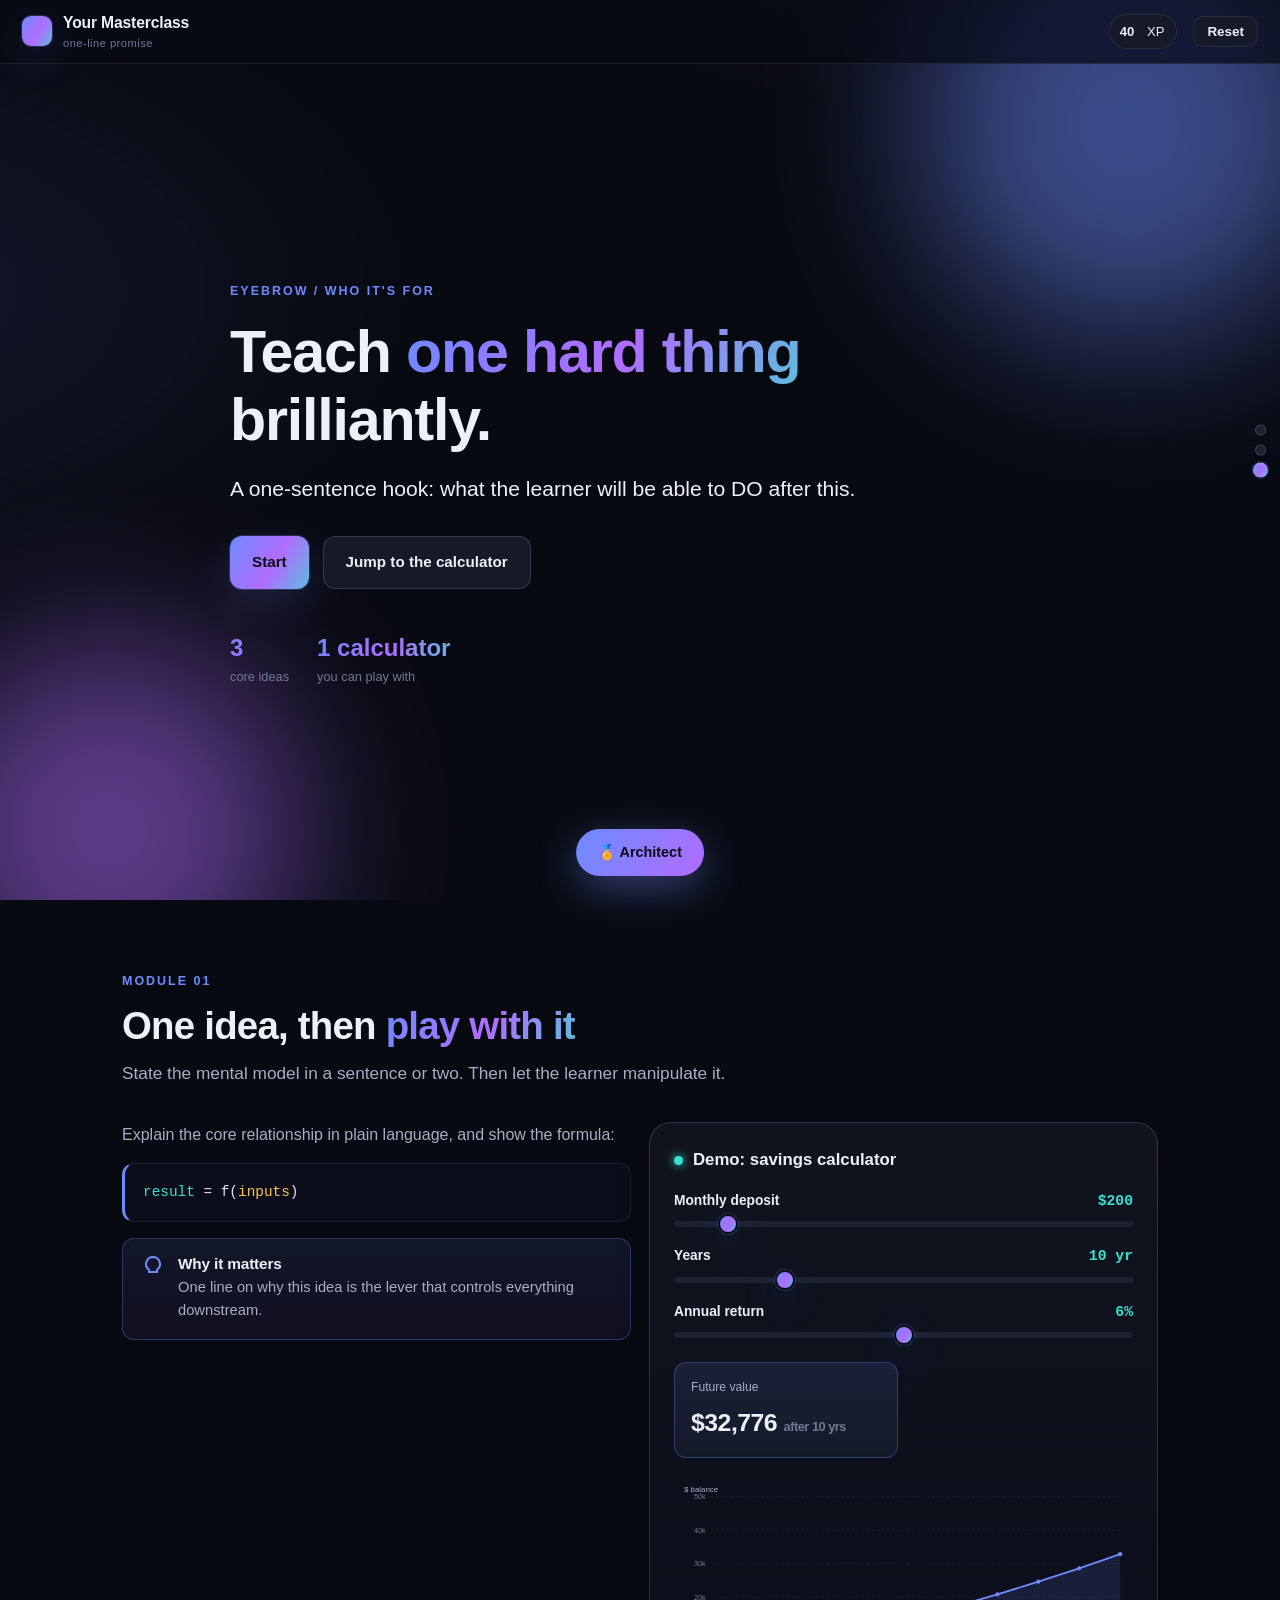
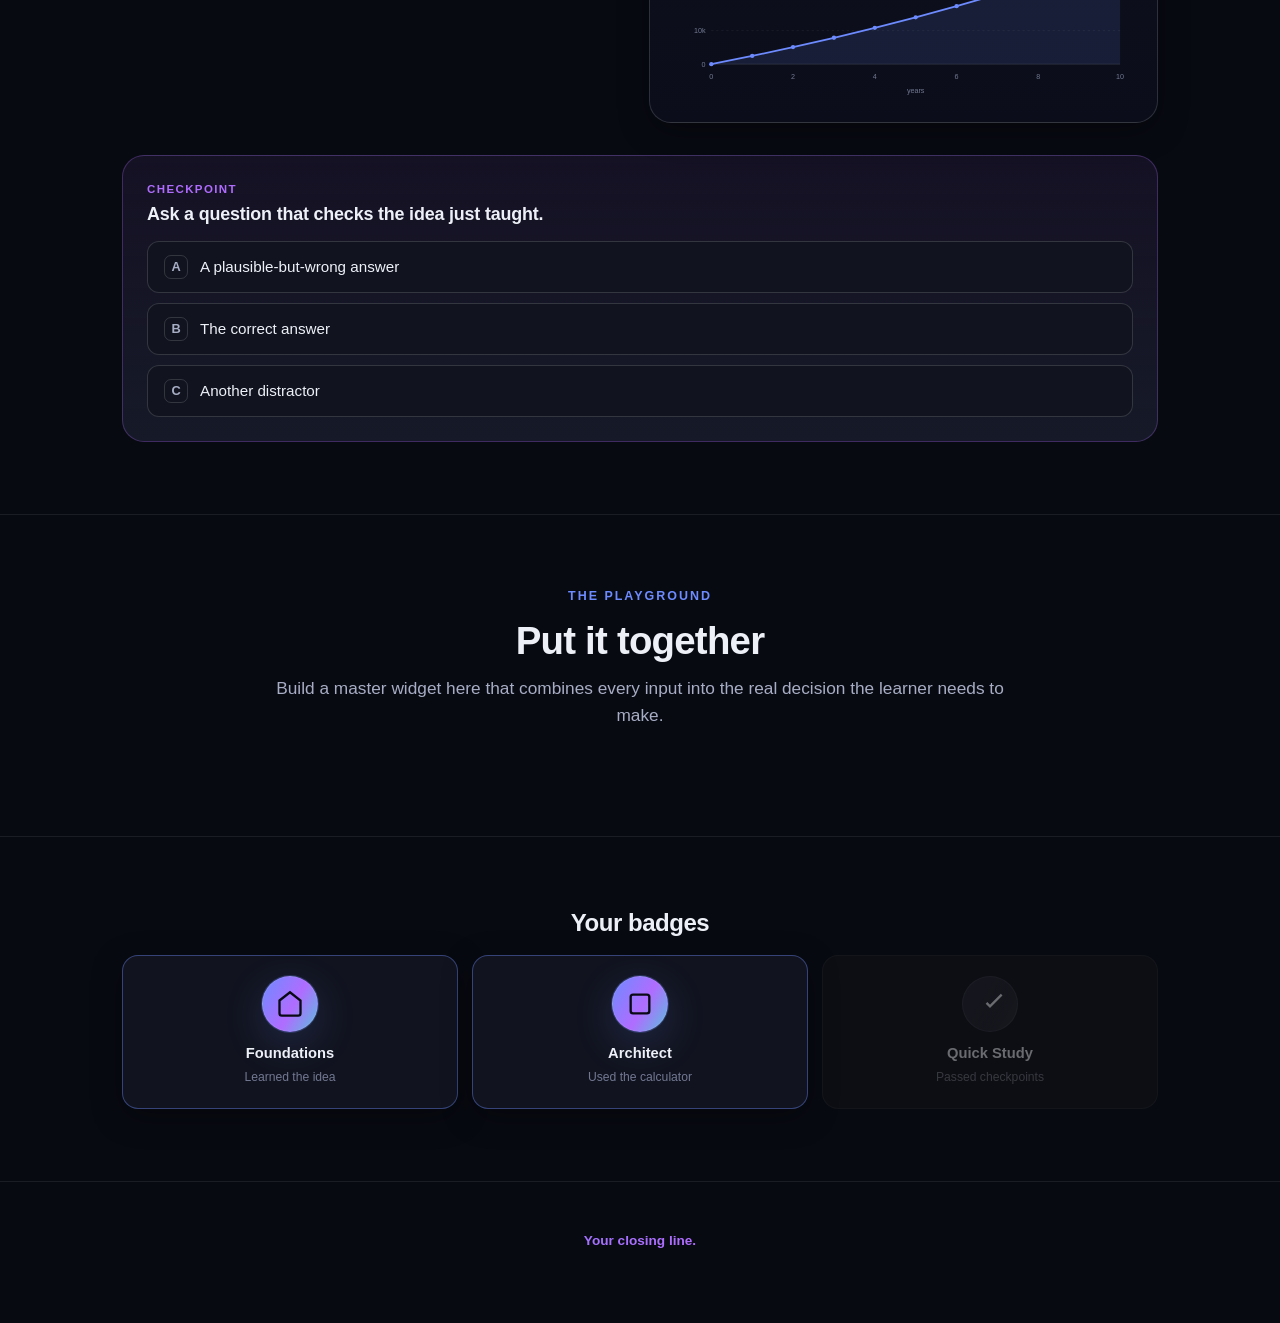
<file: templates/starter-index.html>
<!DOCTYPE html>
<!--
  STARTER SKELETON for an interactive masterclass.
  Open this file directly in a browser — it runs as-is (savings demo).
  Then: rename, restyle the tokens in styles.css, and replace the demo
  module + data.js/calc.js/calc-ui.js with YOUR topic.
  Script load order matters: data → calc → charts → calc-ui → app.
-->
<html lang="en">
<head>
<meta charset="UTF-8">
<meta name="viewport" content="width=device-width, initial-scale=1.0">
<title>Masterclass Starter</title>
<link rel="icon" href="data:image/svg+xml,%3Csvg xmlns='http://www.w3.org/2000/svg' viewBox='0 0 100 100'%3E%3Crect width='100' height='100' rx='24' fill='%236d8bff'/%3E%3C/svg%3E">
<link rel="stylesheet" href="styles.css">
</head>
<body>

<!-- Top bar -->
<header class="topbar">
  <div class="brand"><span class="logo"></span><span>Your Masterclass<small>one-line promise</small></span></div>
  <div class="spacer"></div>
  <div class="xp-pill"><b id="xpVal">0</b>&nbsp;XP</div>
  <button class="btn-ghost" id="resetBtn">Reset</button>
</header>
<div class="progress-rail"><div class="fill" id="progressFill"></div></div>
<nav class="toc" id="toc" aria-label="Section navigation"></nav>

<!-- Hero -->
<section class="hero" id="top">
  <div class="orb a"></div><div class="orb b"></div>
  <div class="wrap inner">
    <div style="max-width:820px">
      <span class="eyebrow reveal">Eyebrow / who it's for</span>
      <h1 class="reveal d1">Teach <span class="grad-text">one hard thing</span> brilliantly.</h1>
      <p class="lead reveal d2" style="max-width:640px">A one-sentence hook: what the learner will be able to DO after this.</p>
      <div class="cta reveal d3">
        <a class="btn btn-primary" href="#concept">Start</a>
        <a class="btn btn-secondary" href="#playground">Jump to the calculator</a>
      </div>
      <div class="meta reveal d4">
        <div class="m"><div class="v grad-text"><span class="count" data-to="3">0</span></div><div class="k">core ideas</div></div>
        <div class="m"><div class="v grad-text"><span class="count" data-to="1" data-suffix=" calculator">0</span></div><div class="k">you can play with</div></div>
      </div>
    </div>
  </div>
</section>

<!-- Concept module: explain ONE idea, then make it tangible with a live widget -->
<section class="section" id="concept" data-toc="Concept" data-earn-badge="foundations">
  <div class="wrap">
    <div class="section-head reveal">
      <span class="eyebrow">Module 01</span>
      <h2>One idea, then <span class="grad-text">play with it</span></h2>
      <p>State the mental model in a sentence or two. Then let the learner manipulate it.</p>
    </div>

    <div class="grid g2">
      <div class="reveal">
        <p>Explain the core relationship in plain language, and show the formula:</p>
        <div class="eq mt16"><span class="hl">result</span> = f(<span class="var">inputs</span>)</div>
        <div class="callout key mt16">
          <svg class="cic" viewBox="0 0 24 24" fill="none" stroke="currentColor" stroke-width="2"><path d="M12 2a7 7 0 00-4 12.7V17h8v-2.3A7 7 0 0012 2z"/></svg>
          <div><h4>Why it matters</h4><p>One line on why this idea is the lever that controls everything downstream.</p></div>
        </div>
      </div>

      <!-- DEMO interactive lab (wired in calc-ui.js). Replace with your topic's widget. -->
      <div class="lab reveal">
        <div class="lab-title"><span class="dot"></span> Demo: savings calculator</div>
        <div class="controls mt16" style="grid-template-columns:1fr">
          <div class="ctrl"><div class="row"><label>Monthly deposit</label><span class="val" id="d-monthly-val">$200</span></div><input type="range" id="d-monthly" min="0" max="2000" value="200" step="50"></div>
          <div class="ctrl"><div class="row"><label>Years</label><span class="val" id="d-years-val">10 yr</span></div><input type="range" id="d-years" min="1" max="40" value="10"></div>
          <div class="ctrl"><div class="row"><label>Annual return</label><span class="val" id="d-rate-val">6%</span></div><input type="range" id="d-rate" min="0" max="12" value="6" step="0.5"></div>
        </div>
        <div class="readout mt24"><div class="ro accent"><div class="k">Future value</div><div class="v" id="d-out">—</div></div></div>
        <div class="chart mt24" id="d-chart"></div>
      </div>
    </div>

    <!-- Checkpoint quiz: data-quiz id; one option has data-correct="1"; optional data-badge -->
    <div class="quiz reveal mt32" data-quiz="c1">
      <div class="qhead"><span class="b">Checkpoint</span></div>
      <h4>Ask a question that checks the idea just taught.</h4>
      <div class="opts">
        <button class="opt"><span class="mk">A</span> A plausible-but-wrong answer</button>
        <button class="opt" data-correct="1"><span class="mk">B</span> The correct answer</button>
        <button class="opt"><span class="mk">C</span> Another distractor</button>
      </div>
      <div class="explain">Explain WHY the right answer is right — this is where the learning sticks.</div>
    </div>
  </div>
</section>

<!-- Playground: the master tool that combines everything -->
<section class="section" id="playground" data-toc="Calculator" data-earn-badge="architect">
  <div class="wrap">
    <div class="section-head reveal center" style="margin-left:auto;margin-right:auto">
      <span class="eyebrow">The Playground</span>
      <h2>Put it together</h2>
      <p style="margin-left:auto;margin-right:auto">Build a master widget here that combines every input into the real decision the learner needs to make.</p>
    </div>
    <!-- add your master calculator markup here; wire it in calc-ui.js -->
  </div>
</section>

<!-- Badges -->
<section class="section" id="badges-sec" data-toc="Badges">
  <div class="wrap">
    <h3 class="center" style="margin-bottom:18px">Your badges</h3>
    <div class="badges">
      <div class="badge" data-badge="foundations"><div class="em"><svg viewBox="0 0 24 24" fill="none" stroke="currentColor" stroke-width="2"><path d="M3 9l9-7 9 7v11a2 2 0 01-2 2H5a2 2 0 01-2-2z"/></svg></div><div class="bn">Foundations</div><div class="bd">Learned the idea</div></div>
      <div class="badge" data-badge="architect"><div class="em"><svg viewBox="0 0 24 24" fill="none" stroke="currentColor" stroke-width="2"><rect x="4" y="4" width="16" height="16" rx="2"/></svg></div><div class="bn">Architect</div><div class="bd">Used the calculator</div></div>
      <div class="badge" data-badge="quizzer"><div class="em"><svg viewBox="0 0 24 24" fill="none" stroke="currentColor" stroke-width="2"><path d="M9 11l3 3L22 4"/></svg></div><div class="bn">Quick Study</div><div class="bd">Passed checkpoints</div></div>
    </div>
  </div>
</section>

<footer class="footer"><div class="wrap"><p class="grad-text">Your closing line.</p></div></footer>

<!-- Load order: data -> calc -> charts -> calc-ui -> app -->
<script src="data.js"></script>
<script src="calc.js"></script>
<script src="charts.js"></script>
<script src="calc-ui.js"></script>
<script src="app.js"></script>
</body>
</html>
</file>
<file: assets/css/styles.css>
/* =============================================================
   AI HARDWARE SIZING MASTERCLASS — Design System
   Premium dark theme. Self-contained (system fonts, no CDN).
   ============================================================= */

/* ---------- Tokens ---------- */
:root{
  /* surfaces */
  --bg:#080a12;
  --bg-2:#0b0e1a;
  --surface:#11141f;
  --surface-2:#161a28;
  --surface-3:#1d2233;
  --line:rgba(255,255,255,.08);
  --line-strong:rgba(255,255,255,.14);

  /* text */
  --text:#eef0f8;
  --muted:#a7adc4;
  --faint:#727892;

  /* brand */
  --accent:#6d8bff;      /* periwinkle */
  --accent-2:#b06cff;    /* violet */
  --accent-3:#38e0d0;    /* teal */
  --grad:linear-gradient(120deg,#6d8bff 0%,#b06cff 55%,#38e0d0 120%);
  --grad-soft:linear-gradient(120deg,rgba(109,139,255,.18),rgba(176,108,255,.16) 55%,rgba(56,224,208,.14));

  /* semantic */
  --ok:#39d98a;
  --ok-dim:rgba(57,217,138,.14);
  --warn:#ffc24b;
  --warn-dim:rgba(255,194,75,.13);
  --bad:#ff6b81;
  --bad-dim:rgba(255,107,129,.13);
  --info:#5ec8ff;

  /* chart series */
  --c1:#6d8bff; --c2:#b06cff; --c3:#38e0d0; --c4:#ffc24b; --c5:#ff6b81; --c6:#7CF5A0;

  /* geometry */
  --r-sm:8px; --r:12px; --r-md:16px; --r-lg:22px; --r-xl:30px;
  --sp:8px;
  --maxw:1080px;
  --shadow-1:0 1px 2px rgba(0,0,0,.4);
  --shadow-2:0 8px 30px rgba(0,0,0,.35);
  --shadow-3:0 20px 60px rgba(0,0,0,.45);
  --glow:0 0 0 1px rgba(109,139,255,.25), 0 12px 40px rgba(109,139,255,.18);
  --ease:cubic-bezier(.22,.61,.36,1);
  --font:-apple-system,BlinkMacSystemFont,"SF Pro Display","Segoe UI",Roboto,Inter,Helvetica,Arial,sans-serif;
  --mono:"SF Mono",ui-monospace,"JetBrains Mono","Fira Code",Menlo,Consolas,monospace;
}

/* ---------- Reset / base ---------- */
*{box-sizing:border-box;margin:0;padding:0}
html{scroll-behavior:smooth;scroll-padding-top:86px;-webkit-text-size-adjust:100%}
body{
  font-family:var(--font);
  background:
    radial-gradient(1200px 700px at 80% -10%,rgba(176,108,255,.10),transparent 60%),
    radial-gradient(1000px 600px at -10% 10%,rgba(109,139,255,.10),transparent 55%),
    var(--bg);
  color:var(--text);
  line-height:1.6;
  -webkit-font-smoothing:antialiased;
  text-rendering:optimizeLegibility;
  overflow-x:hidden;
}
a{color:var(--accent);text-decoration:none}
a:hover{text-decoration:underline}
img{max-width:100%;display:block}
::selection{background:rgba(109,139,255,.35)}
:focus-visible{outline:2px solid var(--accent);outline-offset:3px;border-radius:6px}

/* ---------- Typography ---------- */
h1,h2,h3,h4{line-height:1.15;font-weight:700;letter-spacing:-.02em}
h1{font-size:clamp(2.1rem,5vw,3.7rem)}
h2{font-size:clamp(1.6rem,3.2vw,2.4rem)}
h3{font-size:clamp(1.2rem,2.1vw,1.5rem)}
h4{font-size:1.05rem;letter-spacing:-.01em}
p{color:var(--muted)}
.lead{font-size:clamp(1.05rem,1.8vw,1.32rem);color:var(--text);opacity:.92;font-weight:400}
.grad-text{background:var(--grad);-webkit-background-clip:text;background-clip:text;color:transparent}
.eyebrow{font-size:.78rem;font-weight:700;letter-spacing:.16em;text-transform:uppercase;color:var(--accent)}
.muted{color:var(--muted)} .faint{color:var(--faint)}
.mono{font-family:var(--mono)}
strong,b{color:var(--text);font-weight:650}

/* ---------- Layout ---------- */
.wrap{max-width:var(--maxw);margin:0 auto;padding:0 22px}
.section{padding:clamp(48px,8vh,104px) 0;position:relative;scroll-margin-top:80px}
.section + .section{border-top:1px solid var(--line)}
.section-head{max-width:760px;margin-bottom:34px}
.section-head .eyebrow{margin-bottom:12px;display:block}
.section-head p{margin-top:12px;font-size:1.08rem}
.grid{display:grid;gap:18px}
.grid>*{min-width:0}  /* let grid items shrink so a long no-wrap line (e.g. an .eq) can't stretch the column past the viewport */
.g2{grid-template-columns:repeat(2,1fr)}
.g3{grid-template-columns:repeat(3,1fr)}
.g4{grid-template-columns:repeat(4,1fr)}
.center{text-align:center}
.stack>*+*{margin-top:14px}
.hr{height:1px;background:var(--line);border:0;margin:26px 0}
.divider-grad{height:2px;background:var(--grad);opacity:.5;border:0;border-radius:2px}

/* ---------- Top bar / progress ---------- */
.topbar{
  position:fixed;top:0;left:0;right:0;z-index:60;height:64px;
  display:flex;align-items:center;gap:16px;padding:0 22px;
  background:rgba(8,10,18,.72);backdrop-filter:blur(16px) saturate(140%);
  border-bottom:1px solid var(--line);
}
.brand{display:flex;align-items:center;gap:11px;font-weight:750;letter-spacing:-.01em;font-size:.98rem}
.brand .logo{width:30px;height:30px;border-radius:9px;background:var(--grad);box-shadow:var(--glow);display:grid;place-items:center;flex:0 0 auto}
.brand .logo svg{width:18px;height:18px}
.brand small{display:block;color:var(--faint);font-weight:500;font-size:.7rem;letter-spacing:.04em}
.topbar .spacer{flex:1}
.xp-pill{display:flex;align-items:center;gap:9px;background:var(--surface-2);border:1px solid var(--line);border-radius:999px;padding:6px 12px 6px 10px;font-size:.82rem}
.xp-pill .star{width:16px;height:16px;color:var(--warn)}
.xp-pill b{color:var(--text)}
.progress-rail{position:fixed;top:64px;left:0;right:0;height:3px;background:transparent;z-index:60}
.progress-rail .fill{height:100%;width:0;background:var(--grad);transition:width .15s linear;box-shadow:0 0 12px rgba(109,139,255,.7)}
.btn-ghost{background:var(--surface-2);border:1px solid var(--line);color:var(--text);border-radius:10px;padding:7px 13px;font-size:.84rem;font-weight:600;cursor:pointer;transition:.2s var(--ease)}
.btn-ghost:hover{border-color:var(--line-strong);background:var(--surface-3)}

/* ---------- Side TOC ---------- */
.toc{position:fixed;top:50%;right:14px;transform:translateY(-50%);z-index:40;display:flex;flex-direction:column;gap:9px}
.toc a{width:11px;height:11px;border-radius:50%;background:var(--surface-3);border:1px solid var(--line-strong);transition:.2s var(--ease);position:relative}
.toc a:hover{background:var(--accent)}
.toc a.active{background:var(--grad);transform:scale(1.35);box-shadow:var(--glow)}
.toc a span{position:absolute;right:20px;top:50%;transform:translateY(-50%) translateX(6px);opacity:0;pointer-events:none;white-space:nowrap;background:var(--surface-3);border:1px solid var(--line);padding:3px 9px;border-radius:7px;font-size:.74rem;color:var(--text);transition:.18s var(--ease)}
.toc a:hover span{opacity:1;transform:translateY(-50%) translateX(0)}

/* ---------- Buttons ---------- */
.btn{display:inline-flex;align-items:center;gap:9px;border:0;cursor:pointer;font-family:inherit;font-weight:650;font-size:.95rem;border-radius:12px;padding:13px 22px;transition:.22s var(--ease);position:relative}
.btn-primary{background:var(--grad);color:#0a0a15;box-shadow:var(--glow)}
.btn-primary:hover{transform:translateY(-2px);text-decoration:none;filter:brightness(1.06)}
.btn-secondary{background:var(--surface-2);border:1px solid var(--line-strong);color:var(--text)}
.btn-secondary:hover{background:var(--surface-3);text-decoration:none;transform:translateY(-2px)}
.btn svg{width:18px;height:18px}

/* ---------- Cards ---------- */
.card{background:linear-gradient(180deg,var(--surface),var(--surface-2));border:1px solid var(--line);border-radius:var(--r-md);padding:24px;transition:.25s var(--ease);position:relative;overflow:hidden}
.card.hov:hover{border-color:var(--line-strong);transform:translateY(-3px);box-shadow:var(--shadow-2)}
.card .ic{width:42px;height:42px;border-radius:11px;display:grid;place-items:center;background:var(--grad-soft);border:1px solid var(--line);margin-bottom:14px;color:var(--accent)}
.card .ic svg{width:22px;height:22px}
.card h3{margin-bottom:7px}
.card p{font-size:.95rem}
.card.feature{background:linear-gradient(180deg,rgba(109,139,255,.08),var(--surface-2));border-color:rgba(109,139,255,.25)}
.card-num{font-size:.8rem;font-weight:800;color:var(--accent);letter-spacing:.1em;margin-bottom:6px}

/* stat */
.stat{background:var(--surface);border:1px solid var(--line);border-radius:var(--r);padding:18px 20px}
.stat .v{font-size:1.9rem;font-weight:800;letter-spacing:-.02em;line-height:1}
.stat .v.grad-text{font-weight:850}
.stat .k{font-size:.82rem;color:var(--muted);margin-top:7px}

/* ---------- Callouts ---------- */
.callout{border-radius:var(--r);padding:16px 18px 16px 18px;border:1px solid var(--line);background:var(--surface-2);position:relative;display:flex;gap:13px;align-items:flex-start}
.callout .cic{flex:0 0 auto;width:24px;height:24px}
.callout h4{margin-bottom:3px;font-size:.96rem}
.callout p{font-size:.92rem;margin:0}
.callout.key{background:linear-gradient(180deg,rgba(109,139,255,.10),rgba(176,108,255,.06));border-color:rgba(109,139,255,.3)}
.callout.key .cic{color:var(--accent)}
.callout.warnc{background:var(--warn-dim);border-color:rgba(255,194,75,.3)} .callout.warnc .cic{color:var(--warn)}
.callout.good{background:var(--ok-dim);border-color:rgba(57,217,138,.3)} .callout.good .cic{color:var(--ok)}
.callout.analogy{background:linear-gradient(180deg,rgba(56,224,208,.08),transparent);border-color:rgba(56,224,208,.28)} .callout.analogy .cic{color:var(--accent-3)}
.callout.bad{background:var(--bad-dim);border-color:rgba(255,107,129,.3)} .callout.bad .cic{color:var(--bad)}

/* ---------- Tables ---------- */
.table-wrap{overflow-x:auto;border:1px solid var(--line);border-radius:var(--r-md);background:var(--surface)}
table{border-collapse:collapse;width:100%;font-size:.9rem;min-width:520px}
thead th{text-align:left;padding:13px 15px;font-size:.74rem;letter-spacing:.07em;text-transform:uppercase;color:var(--muted);background:var(--surface-2);border-bottom:1px solid var(--line-strong);position:sticky;top:0}
tbody td{padding:12px 15px;border-bottom:1px solid var(--line);color:var(--text);vertical-align:middle}
tbody tr:last-child td{border-bottom:0}
tbody tr:hover{background:rgba(255,255,255,.025)}
td .sub{display:block;color:var(--faint);font-size:.78rem}
.tag{display:inline-flex;align-items:center;gap:5px;font-size:.74rem;font-weight:650;padding:3px 9px;border-radius:999px;border:1px solid var(--line-strong);background:var(--surface-3);color:var(--muted);white-space:nowrap}
.tag.nv{color:#9ae66e;border-color:rgba(154,230,110,.35);background:rgba(154,230,110,.1)}
.tag.apple{color:#cbd2ff;border-color:rgba(203,210,255,.3);background:rgba(203,210,255,.08)}
.tag.amd{color:#ff8a9c;border-color:rgba(255,107,129,.35);background:rgba(255,107,129,.1)}
.tag.ok{color:var(--ok);border-color:rgba(57,217,138,.4);background:var(--ok-dim)}
.tag.warn{color:var(--warn);border-color:rgba(255,194,75,.4);background:var(--warn-dim)}
.tag.bad{color:var(--bad);border-color:rgba(255,107,129,.4);background:var(--bad-dim)}

/* ---------- Equation / code blocks ---------- */
.eq{font-family:var(--mono);background:var(--bg-2);border:1px solid var(--line);border-left:3px solid var(--accent);border-radius:var(--r);padding:16px 18px;font-size:.9rem;color:#dfe3f5;overflow-x:auto;line-height:1.7;white-space:pre-wrap;overflow-wrap:anywhere}
.eq .hl{color:var(--accent-3)} .eq .var{color:var(--warn)} .eq .cmt{color:var(--faint)} .eq .res{color:var(--ok);font-weight:700}
#cheatsheet .eq{white-space:pre-wrap;overflow-wrap:anywhere}  /* narrow cheat cards: wrap long canonical names instead of clipping */
.chip-eq{display:inline-flex;align-items:center;gap:8px;flex-wrap:wrap}
.chip-eq .op{color:var(--faint);font-family:var(--mono)}
.kbd{font-family:var(--mono);font-size:.8rem;background:var(--surface-3);border:1px solid var(--line-strong);border-bottom-width:2px;border-radius:6px;padding:2px 7px;color:var(--text)}

/* ---------- Interactive widgets ---------- */
.lab{background:linear-gradient(180deg,var(--surface),var(--bg-2));border:1px solid var(--line-strong);border-radius:var(--r-lg);padding:24px;box-shadow:var(--shadow-2)}
.lab-title{display:flex;align-items:center;gap:10px;font-weight:750;font-size:1.05rem;margin-bottom:4px}
.lab-title .dot{width:9px;height:9px;border-radius:50%;background:var(--accent-3);box-shadow:0 0 10px var(--accent-3);animation:pulse 2.4s infinite}
@keyframes pulse{0%,100%{opacity:1}50%{opacity:.4}}
.controls{display:grid;gap:18px;grid-template-columns:1fr 1fr}
.ctrl{display:flex;flex-direction:column;gap:8px}
.ctrl .row{display:flex;justify-content:space-between;align-items:baseline}
.ctrl label{font-size:.86rem;font-weight:600;color:var(--text)}
.ctrl .val{font-family:var(--mono);font-size:.92rem;color:var(--accent-3);font-weight:700}
.ctrl .hint{font-size:.74rem;color:var(--faint)}

input[type=range]{-webkit-appearance:none;appearance:none;width:100%;height:6px;border-radius:999px;background:var(--surface-3);outline:none;cursor:pointer}
input[type=range]::-webkit-slider-thumb{-webkit-appearance:none;width:20px;height:20px;border-radius:50%;background:var(--grad);border:2px solid #0a0c16;box-shadow:var(--glow);transition:.15s}
input[type=range]::-webkit-slider-thumb:hover{transform:scale(1.15)}
input[type=range]::-moz-range-thumb{width:18px;height:18px;border-radius:50%;background:#6d8bff;border:2px solid #0a0c16;cursor:pointer}

.seg{display:inline-flex;background:var(--surface-3);border:1px solid var(--line);border-radius:10px;padding:3px;gap:2px;flex-wrap:wrap}
.seg button{border:0;background:transparent;color:var(--muted);font-family:inherit;font-weight:600;font-size:.82rem;padding:7px 13px;border-radius:8px;cursor:pointer;transition:.18s var(--ease)}
.seg button.active{background:var(--grad);color:#0a0a15;box-shadow:var(--shadow-1)}
.seg button:not(.active):hover{color:var(--text);background:var(--surface-2)}

select,input[type=number]{font-family:inherit;background:var(--surface-3);border:1px solid var(--line-strong);color:var(--text);border-radius:10px;padding:9px 12px;font-size:.88rem;width:100%}
select:focus,input:focus{border-color:var(--accent)}

/* readout panel */
.readout{display:grid;gap:12px;grid-template-columns:repeat(2,1fr)}
.ro{background:var(--surface-2);border:1px solid var(--line);border-radius:var(--r);padding:15px 16px;position:relative;overflow:hidden}
.ro .k{font-size:.76rem;color:var(--muted);display:flex;align-items:center;gap:6px}
.ro .v{font-size:1.55rem;font-weight:800;letter-spacing:-.02em;margin-top:5px;font-variant-numeric:tabular-nums}
.ro .u{font-size:.8rem;color:var(--faint);font-weight:600}
.ro.accent{background:linear-gradient(180deg,rgba(109,139,255,.12),var(--surface-2));border-color:rgba(109,139,255,.3)}

/* verdict */
.verdict{border-radius:var(--r-md);padding:18px 20px;display:flex;align-items:center;gap:15px;font-weight:600;border:1px solid var(--line);transition:.3s var(--ease)}
.verdict .vic{width:40px;height:40px;border-radius:11px;display:grid;place-items:center;flex:0 0 auto}
.verdict.fit{background:var(--ok-dim);border-color:rgba(57,217,138,.4)} .verdict.fit .vic{background:rgba(57,217,138,.2);color:var(--ok)}
.verdict.tight{background:var(--warn-dim);border-color:rgba(255,194,75,.4)} .verdict.tight .vic{background:rgba(255,194,75,.2);color:var(--warn)}
.verdict.nofit{background:var(--bad-dim);border-color:rgba(255,107,129,.4)} .verdict.nofit .vic{background:rgba(255,107,129,.2);color:var(--bad)}
.verdict .vt{font-size:1.02rem;color:var(--text)} .verdict .vs{font-size:.86rem;color:var(--muted);font-weight:400}

/* ---------- Charts ---------- */
.chart{width:100%}
.chart svg{width:100%;height:auto;display:block;overflow:visible}
.chart .axis{stroke:var(--line-strong);stroke-width:1}
.chart .grid-l{stroke:var(--line);stroke-width:1;stroke-dasharray:3 4}
.chart text{fill:var(--muted);font-family:var(--font);font-size:11px}
.chart .lbl{fill:var(--faint);font-size:10px}
.chart .val-lbl{fill:var(--text);font-size:11px;font-weight:700}
.bar{transition:.6s var(--ease)}
.legend{display:flex;flex-wrap:wrap;gap:14px;margin-top:12px;justify-content:center}
.legend .li{display:flex;align-items:center;gap:7px;font-size:.82rem;color:var(--muted)}
.legend .sw{width:13px;height:13px;border-radius:4px}

/* memory bar (stacked horizontal) */
.membar{height:34px;border-radius:9px;overflow:hidden;display:flex;background:var(--surface-3);border:1px solid var(--line)}
.membar .seg-b{height:100%;transition:.5s var(--ease);position:relative}
.cap-line{position:relative;height:18px;margin-top:6px}
.cap-line .mark{position:absolute;top:0;width:2px;height:14px;background:var(--text)}
.cap-line .mark span{position:absolute;top:14px;left:50%;transform:translateX(-50%);white-space:nowrap;font-size:.7rem;color:var(--muted)}

/* ---------- Stepper (worked examples) ---------- */
.steps{counter-reset:step;display:flex;flex-direction:column;gap:0}
.step{position:relative;padding:0 0 26px 52px;border-left:2px solid var(--line)}
.step:last-child{border-left-color:transparent;padding-bottom:0}
.step::before{counter-increment:step;content:counter(step);position:absolute;left:-19px;top:-4px;width:36px;height:36px;border-radius:50%;background:var(--surface-3);border:2px solid var(--line-strong);display:grid;place-items:center;font-weight:800;font-size:.95rem;color:var(--accent)}
.step.done::before{background:var(--grad);color:#0a0a15;border-color:transparent}
.step h4{margin-bottom:8px;font-size:1.08rem}
.step .body{font-size:.95rem}

/* example header band */
.ex-band{background:linear-gradient(120deg,rgba(109,139,255,.12),rgba(176,108,255,.08));border:1px solid var(--line-strong);border-radius:var(--r-lg);padding:22px 24px;display:flex;gap:20px;align-items:center;flex-wrap:wrap}
.ex-band .ex-ic{width:54px;height:54px;border-radius:14px;background:var(--grad);display:grid;place-items:center;color:#0a0a15;flex:0 0 auto;box-shadow:var(--glow)}
.ex-band .ex-ic svg{width:28px;height:28px}
.spec-grid{display:grid;grid-template-columns:repeat(auto-fit,minmax(120px,1fr));gap:10px;margin-top:4px}
.spec-grid .sp{background:var(--surface-2);border:1px solid var(--line);border-radius:10px;padding:10px 12px}
.spec-grid .sp .k{font-size:.7rem;color:var(--faint);text-transform:uppercase;letter-spacing:.06em}
.spec-grid .sp .v{font-size:1.05rem;font-weight:750;color:var(--text);margin-top:2px}

/* recommendation card */
.rec{border:1px solid var(--line);border-radius:var(--r-md);padding:18px;background:var(--surface);position:relative}
.rec.win{border-color:rgba(57,217,138,.5);background:linear-gradient(180deg,rgba(57,217,138,.08),var(--surface))}
.rec .ribbon{position:absolute;top:14px;right:14px;font-size:.7rem;font-weight:800;letter-spacing:.06em;text-transform:uppercase;color:var(--ok)}
.rec h4{display:flex;align-items:center;gap:8px}
.price{font-family:var(--mono);font-weight:800;font-size:1.3rem;color:var(--text)}
.price .per{font-size:.78rem;color:var(--faint);font-weight:500}

/* ---------- Gamification ---------- */
.quiz{background:linear-gradient(180deg,rgba(176,108,255,.08),var(--surface-2));border:1px solid rgba(176,108,255,.28);border-radius:var(--r-lg);padding:24px}
.quiz .qhead{display:flex;align-items:center;gap:10px;margin-bottom:6px}
.quiz .qhead .b{font-size:.72rem;font-weight:800;letter-spacing:.12em;text-transform:uppercase;color:var(--accent-2)}
.quiz h4{font-size:1.12rem;margin-bottom:16px}
.opts{display:flex;flex-direction:column;gap:10px}
.opt{display:flex;align-items:center;gap:12px;text-align:left;background:var(--surface);border:1px solid var(--line-strong);border-radius:12px;padding:13px 16px;cursor:pointer;font-family:inherit;font-size:.95rem;color:var(--text);transition:.18s var(--ease);width:100%}
.opt:hover{border-color:var(--accent);background:var(--surface-3)}
.opt .mk{width:24px;height:24px;border-radius:7px;border:1px solid var(--line-strong);display:grid;place-items:center;font-weight:700;font-size:.8rem;color:var(--muted);flex:0 0 auto}
.opt.correct{border-color:var(--ok);background:var(--ok-dim)} .opt.correct .mk{background:var(--ok);color:#06140d;border-color:transparent}
.opt.wrong{border-color:var(--bad);background:var(--bad-dim)} .opt.wrong .mk{background:var(--bad);color:#1a0307;border-color:transparent}
.opt:disabled{cursor:default}
.explain{margin-top:14px;padding:14px 16px;border-radius:12px;background:var(--surface);border:1px solid var(--line);font-size:.9rem;color:var(--muted);display:none}
.explain.show{display:block;animation:fade .4s var(--ease)}

/* badges */
.badges{display:grid;grid-template-columns:repeat(auto-fit,minmax(150px,1fr));gap:14px}
.badge{text-align:center;background:var(--surface);border:1px solid var(--line);border-radius:var(--r-md);padding:20px 14px;transition:.3s var(--ease);position:relative;opacity:.42;filter:grayscale(.8)}
.badge.earned{opacity:1;filter:none;border-color:rgba(109,139,255,.4);box-shadow:var(--shadow-2)}
.badge .em{width:56px;height:56px;border-radius:50%;margin:0 auto 10px;display:grid;place-items:center;background:var(--grad-soft);border:1px solid var(--line)}
.badge.earned .em{background:var(--grad);box-shadow:var(--glow)}
.badge .em svg{width:28px;height:28px;color:var(--text)}
.badge.earned .em svg{color:#0a0a15}
.badge .bn{font-weight:700;font-size:.92rem}
.badge .bd{font-size:.76rem;color:var(--faint);margin-top:3px}

/* ---------- Reveal ---------- */
.reveal{opacity:0;transform:translateY(26px);transition:opacity .7s var(--ease),transform .7s var(--ease)}
.reveal.in{opacity:1;transform:none}
.reveal.d1{transition-delay:.08s}.reveal.d2{transition-delay:.16s}.reveal.d3{transition-delay:.24s}.reveal.d4{transition-delay:.32s}
@keyframes fade{from{opacity:0;transform:translateY(8px)}to{opacity:1;transform:none}}
.count{font-variant-numeric:tabular-nums}

/* hero */
.hero{min-height:100vh;display:flex;align-items:center;position:relative;padding-top:64px;overflow:hidden}
.hero .orb{position:absolute;border-radius:50%;filter:blur(80px);opacity:.5;z-index:0}
.hero .orb.a{width:420px;height:420px;background:#6d8bff;top:-80px;right:-60px}
.hero .orb.b{width:380px;height:380px;background:#b06cff;bottom:-120px;left:-80px}
.hero .orb.c{width:300px;height:300px;background:#38e0d0;top:40%;left:50%;opacity:.25}
.hero .inner{position:relative;z-index:1}
.hero h1{margin:16px 0 18px}
.hero .cta{display:flex;gap:14px;margin-top:30px;flex-wrap:wrap}
.hero .meta{display:flex;gap:28px;margin-top:40px;flex-wrap:wrap}
.hero .meta .m .v{font-size:1.5rem;font-weight:800}
.hero .meta .m .k{font-size:.8rem;color:var(--faint)}
.float-card{background:var(--surface-2);border:1px solid var(--line-strong);border-radius:var(--r-md);padding:16px;box-shadow:var(--shadow-3)}

/* pill row */
.pills{display:flex;flex-wrap:wrap;gap:8px}
.pill{font-size:.8rem;background:var(--surface-2);border:1px solid var(--line);border-radius:999px;padding:6px 13px;color:var(--muted);display:inline-flex;align-items:center;gap:6px}
.pill svg{width:14px;height:14px;color:var(--accent)}

/* footer */
.footer{padding:48px 0 70px;border-top:1px solid var(--line);text-align:center;color:var(--faint);font-size:.85rem}
.footer .grad-text{font-weight:700}

/* source ref */
.src{font-size:.76rem;color:var(--faint)}
.src a{color:var(--muted)}
sup.cite{font-size:.66rem;color:var(--accent);font-weight:700;cursor:help}

/* number input group */
.field{display:flex;flex-direction:column;gap:6px}
.field label{font-size:.8rem;font-weight:600;color:var(--muted)}

/* utility */
.nowrap{white-space:nowrap}.tac{text-align:center}.tar{text-align:right}
.mt0{margin-top:0}.mt8{margin-top:8px}.mt16{margin-top:16px}.mt24{margin-top:24px}.mt32{margin-top:32px}
.gap8{gap:8px}.flex{display:flex}.between{justify-content:space-between}.aic{align-items:center}.wrap-f{flex-wrap:wrap}
.w100{width:100%}

/* ---------- Responsive ---------- */
@media (max-width:900px){
  .g2,.g3,.g4{grid-template-columns:1fr}
  .controls{grid-template-columns:1fr}
  .readout{grid-template-columns:1fr 1fr}
  .toc{display:none}
  .hero .meta{gap:18px}
}
@media (max-width:560px){
  .readout{grid-template-columns:1fr}
  .topbar .brand small{display:none}
  .xp-pill{display:none}
  .section{padding:44px 0}
}
@media print{
  .topbar,.toc,.progress-rail,.hero .cta,.btn{display:none}
  body{background:#fff;color:#000}
}
</file>
<file: templates/styles.css>
/* =============================================================
   AI HARDWARE SIZING MASTERCLASS — Design System
   Premium dark theme. Self-contained (system fonts, no CDN).
   ============================================================= */

/* ---------- Tokens ---------- */
:root{
  /* surfaces */
  --bg:#080a12;
  --bg-2:#0b0e1a;
  --surface:#11141f;
  --surface-2:#161a28;
  --surface-3:#1d2233;
  --line:rgba(255,255,255,.08);
  --line-strong:rgba(255,255,255,.14);

  /* text */
  --text:#eef0f8;
  --muted:#a7adc4;
  --faint:#727892;

  /* brand */
  --accent:#6d8bff;      /* periwinkle */
  --accent-2:#b06cff;    /* violet */
  --accent-3:#38e0d0;    /* teal */
  --grad:linear-gradient(120deg,#6d8bff 0%,#b06cff 55%,#38e0d0 120%);
  --grad-soft:linear-gradient(120deg,rgba(109,139,255,.18),rgba(176,108,255,.16) 55%,rgba(56,224,208,.14));

  /* semantic */
  --ok:#39d98a;
  --ok-dim:rgba(57,217,138,.14);
  --warn:#ffc24b;
  --warn-dim:rgba(255,194,75,.13);
  --bad:#ff6b81;
  --bad-dim:rgba(255,107,129,.13);
  --info:#5ec8ff;

  /* chart series */
  --c1:#6d8bff; --c2:#b06cff; --c3:#38e0d0; --c4:#ffc24b; --c5:#ff6b81; --c6:#7CF5A0;

  /* geometry */
  --r-sm:8px; --r:12px; --r-md:16px; --r-lg:22px; --r-xl:30px;
  --sp:8px;
  --maxw:1080px;
  --shadow-1:0 1px 2px rgba(0,0,0,.4);
  --shadow-2:0 8px 30px rgba(0,0,0,.35);
  --shadow-3:0 20px 60px rgba(0,0,0,.45);
  --glow:0 0 0 1px rgba(109,139,255,.25), 0 12px 40px rgba(109,139,255,.18);
  --ease:cubic-bezier(.22,.61,.36,1);
  --font:-apple-system,BlinkMacSystemFont,"SF Pro Display","Segoe UI",Roboto,Inter,Helvetica,Arial,sans-serif;
  --mono:"SF Mono",ui-monospace,"JetBrains Mono","Fira Code",Menlo,Consolas,monospace;
}

/* ---------- Reset / base ---------- */
*{box-sizing:border-box;margin:0;padding:0}
html{scroll-behavior:smooth;scroll-padding-top:86px;-webkit-text-size-adjust:100%}
body{
  font-family:var(--font);
  background:
    radial-gradient(1200px 700px at 80% -10%,rgba(176,108,255,.10),transparent 60%),
    radial-gradient(1000px 600px at -10% 10%,rgba(109,139,255,.10),transparent 55%),
    var(--bg);
  color:var(--text);
  line-height:1.6;
  -webkit-font-smoothing:antialiased;
  text-rendering:optimizeLegibility;
  overflow-x:hidden;
}
a{color:var(--accent);text-decoration:none}
a:hover{text-decoration:underline}
img{max-width:100%;display:block}
::selection{background:rgba(109,139,255,.35)}
:focus-visible{outline:2px solid var(--accent);outline-offset:3px;border-radius:6px}

/* ---------- Typography ---------- */
h1,h2,h3,h4{line-height:1.15;font-weight:700;letter-spacing:-.02em}
h1{font-size:clamp(2.1rem,5vw,3.7rem)}
h2{font-size:clamp(1.6rem,3.2vw,2.4rem)}
h3{font-size:clamp(1.2rem,2.1vw,1.5rem)}
h4{font-size:1.05rem;letter-spacing:-.01em}
p{color:var(--muted)}
.lead{font-size:clamp(1.05rem,1.8vw,1.32rem);color:var(--text);opacity:.92;font-weight:400}
.grad-text{background:var(--grad);-webkit-background-clip:text;background-clip:text;color:transparent}
.eyebrow{font-size:.78rem;font-weight:700;letter-spacing:.16em;text-transform:uppercase;color:var(--accent)}
.muted{color:var(--muted)} .faint{color:var(--faint)}
.mono{font-family:var(--mono)}
strong,b{color:var(--text);font-weight:650}

/* ---------- Layout ---------- */
.wrap{max-width:var(--maxw);margin:0 auto;padding:0 22px}
.section{padding:clamp(48px,8vh,104px) 0;position:relative;scroll-margin-top:80px}
.section + .section{border-top:1px solid var(--line)}
.section-head{max-width:760px;margin-bottom:34px}
.section-head .eyebrow{margin-bottom:12px;display:block}
.section-head p{margin-top:12px;font-size:1.08rem}
.grid{display:grid;gap:18px}
.g2{grid-template-columns:repeat(2,1fr)}
.g3{grid-template-columns:repeat(3,1fr)}
.g4{grid-template-columns:repeat(4,1fr)}
.center{text-align:center}
.stack>*+*{margin-top:14px}
.hr{height:1px;background:var(--line);border:0;margin:26px 0}
.divider-grad{height:2px;background:var(--grad);opacity:.5;border:0;border-radius:2px}

/* ---------- Top bar / progress ---------- */
.topbar{
  position:fixed;top:0;left:0;right:0;z-index:60;height:64px;
  display:flex;align-items:center;gap:16px;padding:0 22px;
  background:rgba(8,10,18,.72);backdrop-filter:blur(16px) saturate(140%);
  border-bottom:1px solid var(--line);
}
.brand{display:flex;align-items:center;gap:11px;font-weight:750;letter-spacing:-.01em;font-size:.98rem}
.brand .logo{width:30px;height:30px;border-radius:9px;background:var(--grad);box-shadow:var(--glow);display:grid;place-items:center;flex:0 0 auto}
.brand .logo svg{width:18px;height:18px}
.brand small{display:block;color:var(--faint);font-weight:500;font-size:.7rem;letter-spacing:.04em}
.topbar .spacer{flex:1}
.xp-pill{display:flex;align-items:center;gap:9px;background:var(--surface-2);border:1px solid var(--line);border-radius:999px;padding:6px 12px 6px 10px;font-size:.82rem}
.xp-pill .star{width:16px;height:16px;color:var(--warn)}
.xp-pill b{color:var(--text)}
.progress-rail{position:fixed;top:64px;left:0;right:0;height:3px;background:transparent;z-index:60}
.progress-rail .fill{height:100%;width:0;background:var(--grad);transition:width .15s linear;box-shadow:0 0 12px rgba(109,139,255,.7)}
.btn-ghost{background:var(--surface-2);border:1px solid var(--line);color:var(--text);border-radius:10px;padding:7px 13px;font-size:.84rem;font-weight:600;cursor:pointer;transition:.2s var(--ease)}
.btn-ghost:hover{border-color:var(--line-strong);background:var(--surface-3)}

/* ---------- Side TOC ---------- */
.toc{position:fixed;top:50%;right:14px;transform:translateY(-50%);z-index:40;display:flex;flex-direction:column;gap:9px}
.toc a{width:11px;height:11px;border-radius:50%;background:var(--surface-3);border:1px solid var(--line-strong);transition:.2s var(--ease);position:relative}
.toc a:hover{background:var(--accent)}
.toc a.active{background:var(--grad);transform:scale(1.35);box-shadow:var(--glow)}
.toc a span{position:absolute;right:20px;top:50%;transform:translateY(-50%) translateX(6px);opacity:0;pointer-events:none;white-space:nowrap;background:var(--surface-3);border:1px solid var(--line);padding:3px 9px;border-radius:7px;font-size:.74rem;color:var(--text);transition:.18s var(--ease)}
.toc a:hover span{opacity:1;transform:translateY(-50%) translateX(0)}

/* ---------- Buttons ---------- */
.btn{display:inline-flex;align-items:center;gap:9px;border:0;cursor:pointer;font-family:inherit;font-weight:650;font-size:.95rem;border-radius:12px;padding:13px 22px;transition:.22s var(--ease);position:relative}
.btn-primary{background:var(--grad);color:#0a0a15;box-shadow:var(--glow)}
.btn-primary:hover{transform:translateY(-2px);text-decoration:none;filter:brightness(1.06)}
.btn-secondary{background:var(--surface-2);border:1px solid var(--line-strong);color:var(--text)}
.btn-secondary:hover{background:var(--surface-3);text-decoration:none;transform:translateY(-2px)}
.btn svg{width:18px;height:18px}

/* ---------- Cards ---------- */
.card{background:linear-gradient(180deg,var(--surface),var(--surface-2));border:1px solid var(--line);border-radius:var(--r-md);padding:24px;transition:.25s var(--ease);position:relative;overflow:hidden}
.card.hov:hover{border-color:var(--line-strong);transform:translateY(-3px);box-shadow:var(--shadow-2)}
.card .ic{width:42px;height:42px;border-radius:11px;display:grid;place-items:center;background:var(--grad-soft);border:1px solid var(--line);margin-bottom:14px;color:var(--accent)}
.card .ic svg{width:22px;height:22px}
.card h3{margin-bottom:7px}
.card p{font-size:.95rem}
.card.feature{background:linear-gradient(180deg,rgba(109,139,255,.08),var(--surface-2));border-color:rgba(109,139,255,.25)}
.card-num{font-size:.8rem;font-weight:800;color:var(--accent);letter-spacing:.1em;margin-bottom:6px}

/* stat */
.stat{background:var(--surface);border:1px solid var(--line);border-radius:var(--r);padding:18px 20px}
.stat .v{font-size:1.9rem;font-weight:800;letter-spacing:-.02em;line-height:1}
.stat .v.grad-text{font-weight:850}
.stat .k{font-size:.82rem;color:var(--muted);margin-top:7px}

/* ---------- Callouts ---------- */
.callout{border-radius:var(--r);padding:16px 18px 16px 18px;border:1px solid var(--line);background:var(--surface-2);position:relative;display:flex;gap:13px;align-items:flex-start}
.callout .cic{flex:0 0 auto;width:24px;height:24px}
.callout h4{margin-bottom:3px;font-size:.96rem}
.callout p{font-size:.92rem;margin:0}
.callout.key{background:linear-gradient(180deg,rgba(109,139,255,.10),rgba(176,108,255,.06));border-color:rgba(109,139,255,.3)}
.callout.key .cic{color:var(--accent)}
.callout.warnc{background:var(--warn-dim);border-color:rgba(255,194,75,.3)} .callout.warnc .cic{color:var(--warn)}
.callout.good{background:var(--ok-dim);border-color:rgba(57,217,138,.3)} .callout.good .cic{color:var(--ok)}
.callout.analogy{background:linear-gradient(180deg,rgba(56,224,208,.08),transparent);border-color:rgba(56,224,208,.28)} .callout.analogy .cic{color:var(--accent-3)}
.callout.bad{background:var(--bad-dim);border-color:rgba(255,107,129,.3)} .callout.bad .cic{color:var(--bad)}

/* ---------- Tables ---------- */
.table-wrap{overflow-x:auto;border:1px solid var(--line);border-radius:var(--r-md);background:var(--surface)}
table{border-collapse:collapse;width:100%;font-size:.9rem;min-width:520px}
thead th{text-align:left;padding:13px 15px;font-size:.74rem;letter-spacing:.07em;text-transform:uppercase;color:var(--muted);background:var(--surface-2);border-bottom:1px solid var(--line-strong);position:sticky;top:0}
tbody td{padding:12px 15px;border-bottom:1px solid var(--line);color:var(--text);vertical-align:middle}
tbody tr:last-child td{border-bottom:0}
tbody tr:hover{background:rgba(255,255,255,.025)}
td .sub{display:block;color:var(--faint);font-size:.78rem}
.tag{display:inline-flex;align-items:center;gap:5px;font-size:.74rem;font-weight:650;padding:3px 9px;border-radius:999px;border:1px solid var(--line-strong);background:var(--surface-3);color:var(--muted);white-space:nowrap}
.tag.nv{color:#9ae66e;border-color:rgba(154,230,110,.35);background:rgba(154,230,110,.1)}
.tag.apple{color:#cbd2ff;border-color:rgba(203,210,255,.3);background:rgba(203,210,255,.08)}
.tag.ok{color:var(--ok);border-color:rgba(57,217,138,.4);background:var(--ok-dim)}
.tag.warn{color:var(--warn);border-color:rgba(255,194,75,.4);background:var(--warn-dim)}
.tag.bad{color:var(--bad);border-color:rgba(255,107,129,.4);background:var(--bad-dim)}

/* ---------- Equation / code blocks ---------- */
.eq{font-family:var(--mono);background:var(--bg-2);border:1px solid var(--line);border-left:3px solid var(--accent);border-radius:var(--r);padding:16px 18px;font-size:.9rem;color:#dfe3f5;overflow-x:auto;line-height:1.7;white-space:pre}
.eq .hl{color:var(--accent-3)} .eq .var{color:var(--warn)} .eq .cmt{color:var(--faint)} .eq .res{color:var(--ok);font-weight:700}
.chip-eq{display:inline-flex;align-items:center;gap:8px;flex-wrap:wrap}
.chip-eq .op{color:var(--faint);font-family:var(--mono)}
.kbd{font-family:var(--mono);font-size:.8rem;background:var(--surface-3);border:1px solid var(--line-strong);border-bottom-width:2px;border-radius:6px;padding:2px 7px;color:var(--text)}

/* ---------- Interactive widgets ---------- */
.lab{background:linear-gradient(180deg,var(--surface),var(--bg-2));border:1px solid var(--line-strong);border-radius:var(--r-lg);padding:24px;box-shadow:var(--shadow-2)}
.lab-title{display:flex;align-items:center;gap:10px;font-weight:750;font-size:1.05rem;margin-bottom:4px}
.lab-title .dot{width:9px;height:9px;border-radius:50%;background:var(--accent-3);box-shadow:0 0 10px var(--accent-3);animation:pulse 2.4s infinite}
@keyframes pulse{0%,100%{opacity:1}50%{opacity:.4}}
.controls{display:grid;gap:18px;grid-template-columns:1fr 1fr}
.ctrl{display:flex;flex-direction:column;gap:8px}
.ctrl .row{display:flex;justify-content:space-between;align-items:baseline}
.ctrl label{font-size:.86rem;font-weight:600;color:var(--text)}
.ctrl .val{font-family:var(--mono);font-size:.92rem;color:var(--accent-3);font-weight:700}
.ctrl .hint{font-size:.74rem;color:var(--faint)}

input[type=range]{-webkit-appearance:none;appearance:none;width:100%;height:6px;border-radius:999px;background:var(--surface-3);outline:none;cursor:pointer}
input[type=range]::-webkit-slider-thumb{-webkit-appearance:none;width:20px;height:20px;border-radius:50%;background:var(--grad);border:2px solid #0a0c16;box-shadow:var(--glow);transition:.15s}
input[type=range]::-webkit-slider-thumb:hover{transform:scale(1.15)}
input[type=range]::-moz-range-thumb{width:18px;height:18px;border-radius:50%;background:#6d8bff;border:2px solid #0a0c16;cursor:pointer}

.seg{display:inline-flex;background:var(--surface-3);border:1px solid var(--line);border-radius:10px;padding:3px;gap:2px;flex-wrap:wrap}
.seg button{border:0;background:transparent;color:var(--muted);font-family:inherit;font-weight:600;font-size:.82rem;padding:7px 13px;border-radius:8px;cursor:pointer;transition:.18s var(--ease)}
.seg button.active{background:var(--grad);color:#0a0a15;box-shadow:var(--shadow-1)}
.seg button:not(.active):hover{color:var(--text);background:var(--surface-2)}

select,input[type=number]{font-family:inherit;background:var(--surface-3);border:1px solid var(--line-strong);color:var(--text);border-radius:10px;padding:9px 12px;font-size:.88rem;width:100%}
select:focus,input:focus{border-color:var(--accent)}

/* readout panel */
.readout{display:grid;gap:12px;grid-template-columns:repeat(2,1fr)}
.ro{background:var(--surface-2);border:1px solid var(--line);border-radius:var(--r);padding:15px 16px;position:relative;overflow:hidden}
.ro .k{font-size:.76rem;color:var(--muted);display:flex;align-items:center;gap:6px}
.ro .v{font-size:1.55rem;font-weight:800;letter-spacing:-.02em;margin-top:5px;font-variant-numeric:tabular-nums}
.ro .u{font-size:.8rem;color:var(--faint);font-weight:600}
.ro.accent{background:linear-gradient(180deg,rgba(109,139,255,.12),var(--surface-2));border-color:rgba(109,139,255,.3)}

/* verdict */
.verdict{border-radius:var(--r-md);padding:18px 20px;display:flex;align-items:center;gap:15px;font-weight:600;border:1px solid var(--line);transition:.3s var(--ease)}
.verdict .vic{width:40px;height:40px;border-radius:11px;display:grid;place-items:center;flex:0 0 auto}
.verdict.fit{background:var(--ok-dim);border-color:rgba(57,217,138,.4)} .verdict.fit .vic{background:rgba(57,217,138,.2);color:var(--ok)}
.verdict.tight{background:var(--warn-dim);border-color:rgba(255,194,75,.4)} .verdict.tight .vic{background:rgba(255,194,75,.2);color:var(--warn)}
.verdict.nofit{background:var(--bad-dim);border-color:rgba(255,107,129,.4)} .verdict.nofit .vic{background:rgba(255,107,129,.2);color:var(--bad)}
.verdict .vt{font-size:1.02rem;color:var(--text)} .verdict .vs{font-size:.86rem;color:var(--muted);font-weight:400}

/* ---------- Charts ---------- */
.chart{width:100%}
.chart svg{width:100%;height:auto;display:block;overflow:visible}
.chart .axis{stroke:var(--line-strong);stroke-width:1}
.chart .grid-l{stroke:var(--line);stroke-width:1;stroke-dasharray:3 4}
.chart text{fill:var(--muted);font-family:var(--font);font-size:11px}
.chart .lbl{fill:var(--faint);font-size:10px}
.chart .val-lbl{fill:var(--text);font-size:11px;font-weight:700}
.bar{transition:.6s var(--ease)}
.legend{display:flex;flex-wrap:wrap;gap:14px;margin-top:12px;justify-content:center}
.legend .li{display:flex;align-items:center;gap:7px;font-size:.82rem;color:var(--muted)}
.legend .sw{width:13px;height:13px;border-radius:4px}

/* memory bar (stacked horizontal) */
.membar{height:34px;border-radius:9px;overflow:hidden;display:flex;background:var(--surface-3);border:1px solid var(--line)}
.membar .seg-b{height:100%;transition:.5s var(--ease);position:relative}
.cap-line{position:relative;height:18px;margin-top:6px}
.cap-line .mark{position:absolute;top:0;width:2px;height:14px;background:var(--text)}
.cap-line .mark span{position:absolute;top:14px;left:50%;transform:translateX(-50%);white-space:nowrap;font-size:.7rem;color:var(--muted)}

/* ---------- Stepper (worked examples) ---------- */
.steps{counter-reset:step;display:flex;flex-direction:column;gap:0}
.step{position:relative;padding:0 0 26px 52px;border-left:2px solid var(--line)}
.step:last-child{border-left-color:transparent;padding-bottom:0}
.step::before{counter-increment:step;content:counter(step);position:absolute;left:-19px;top:-4px;width:36px;height:36px;border-radius:50%;background:var(--surface-3);border:2px solid var(--line-strong);display:grid;place-items:center;font-weight:800;font-size:.95rem;color:var(--accent)}
.step.done::before{background:var(--grad);color:#0a0a15;border-color:transparent}
.step h4{margin-bottom:8px;font-size:1.08rem}
.step .body{font-size:.95rem}

/* example header band */
.ex-band{background:linear-gradient(120deg,rgba(109,139,255,.12),rgba(176,108,255,.08));border:1px solid var(--line-strong);border-radius:var(--r-lg);padding:22px 24px;display:flex;gap:20px;align-items:center;flex-wrap:wrap}
.ex-band .ex-ic{width:54px;height:54px;border-radius:14px;background:var(--grad);display:grid;place-items:center;color:#0a0a15;flex:0 0 auto;box-shadow:var(--glow)}
.ex-band .ex-ic svg{width:28px;height:28px}
.spec-grid{display:grid;grid-template-columns:repeat(auto-fit,minmax(120px,1fr));gap:10px;margin-top:4px}
.spec-grid .sp{background:var(--surface-2);border:1px solid var(--line);border-radius:10px;padding:10px 12px}
.spec-grid .sp .k{font-size:.7rem;color:var(--faint);text-transform:uppercase;letter-spacing:.06em}
.spec-grid .sp .v{font-size:1.05rem;font-weight:750;color:var(--text);margin-top:2px}

/* recommendation card */
.rec{border:1px solid var(--line);border-radius:var(--r-md);padding:18px;background:var(--surface);position:relative}
.rec.win{border-color:rgba(57,217,138,.5);background:linear-gradient(180deg,rgba(57,217,138,.08),var(--surface))}
.rec .ribbon{position:absolute;top:14px;right:14px;font-size:.7rem;font-weight:800;letter-spacing:.06em;text-transform:uppercase;color:var(--ok)}
.rec h4{display:flex;align-items:center;gap:8px}
.price{font-family:var(--mono);font-weight:800;font-size:1.3rem;color:var(--text)}
.price .per{font-size:.78rem;color:var(--faint);font-weight:500}

/* ---------- Gamification ---------- */
.quiz{background:linear-gradient(180deg,rgba(176,108,255,.08),var(--surface-2));border:1px solid rgba(176,108,255,.28);border-radius:var(--r-lg);padding:24px}
.quiz .qhead{display:flex;align-items:center;gap:10px;margin-bottom:6px}
.quiz .qhead .b{font-size:.72rem;font-weight:800;letter-spacing:.12em;text-transform:uppercase;color:var(--accent-2)}
.quiz h4{font-size:1.12rem;margin-bottom:16px}
.opts{display:flex;flex-direction:column;gap:10px}
.opt{display:flex;align-items:center;gap:12px;text-align:left;background:var(--surface);border:1px solid var(--line-strong);border-radius:12px;padding:13px 16px;cursor:pointer;font-family:inherit;font-size:.95rem;color:var(--text);transition:.18s var(--ease);width:100%}
.opt:hover{border-color:var(--accent);background:var(--surface-3)}
.opt .mk{width:24px;height:24px;border-radius:7px;border:1px solid var(--line-strong);display:grid;place-items:center;font-weight:700;font-size:.8rem;color:var(--muted);flex:0 0 auto}
.opt.correct{border-color:var(--ok);background:var(--ok-dim)} .opt.correct .mk{background:var(--ok);color:#06140d;border-color:transparent}
.opt.wrong{border-color:var(--bad);background:var(--bad-dim)} .opt.wrong .mk{background:var(--bad);color:#1a0307;border-color:transparent}
.opt:disabled{cursor:default}
.explain{margin-top:14px;padding:14px 16px;border-radius:12px;background:var(--surface);border:1px solid var(--line);font-size:.9rem;color:var(--muted);display:none}
.explain.show{display:block;animation:fade .4s var(--ease)}

/* badges */
.badges{display:grid;grid-template-columns:repeat(auto-fit,minmax(150px,1fr));gap:14px}
.badge{text-align:center;background:var(--surface);border:1px solid var(--line);border-radius:var(--r-md);padding:20px 14px;transition:.3s var(--ease);position:relative;opacity:.42;filter:grayscale(.8)}
.badge.earned{opacity:1;filter:none;border-color:rgba(109,139,255,.4);box-shadow:var(--shadow-2)}
.badge .em{width:56px;height:56px;border-radius:50%;margin:0 auto 10px;display:grid;place-items:center;background:var(--grad-soft);border:1px solid var(--line)}
.badge.earned .em{background:var(--grad);box-shadow:var(--glow)}
.badge .em svg{width:28px;height:28px;color:var(--text)}
.badge.earned .em svg{color:#0a0a15}
.badge .bn{font-weight:700;font-size:.92rem}
.badge .bd{font-size:.76rem;color:var(--faint);margin-top:3px}

/* ---------- Reveal ---------- */
.reveal{opacity:0;transform:translateY(26px);transition:opacity .7s var(--ease),transform .7s var(--ease)}
.reveal.in{opacity:1;transform:none}
.reveal.d1{transition-delay:.08s}.reveal.d2{transition-delay:.16s}.reveal.d3{transition-delay:.24s}.reveal.d4{transition-delay:.32s}
@keyframes fade{from{opacity:0;transform:translateY(8px)}to{opacity:1;transform:none}}
.count{font-variant-numeric:tabular-nums}

/* hero */
.hero{min-height:100vh;display:flex;align-items:center;position:relative;padding-top:64px;overflow:hidden}
.hero .orb{position:absolute;border-radius:50%;filter:blur(80px);opacity:.5;z-index:0}
.hero .orb.a{width:420px;height:420px;background:#6d8bff;top:-80px;right:-60px}
.hero .orb.b{width:380px;height:380px;background:#b06cff;bottom:-120px;left:-80px}
.hero .orb.c{width:300px;height:300px;background:#38e0d0;top:40%;left:50%;opacity:.25}
.hero .inner{position:relative;z-index:1}
.hero h1{margin:16px 0 18px}
.hero .cta{display:flex;gap:14px;margin-top:30px;flex-wrap:wrap}
.hero .meta{display:flex;gap:28px;margin-top:40px;flex-wrap:wrap}
.hero .meta .m .v{font-size:1.5rem;font-weight:800}
.hero .meta .m .k{font-size:.8rem;color:var(--faint)}
.float-card{background:var(--surface-2);border:1px solid var(--line-strong);border-radius:var(--r-md);padding:16px;box-shadow:var(--shadow-3)}

/* pill row */
.pills{display:flex;flex-wrap:wrap;gap:8px}
.pill{font-size:.8rem;background:var(--surface-2);border:1px solid var(--line);border-radius:999px;padding:6px 13px;color:var(--muted);display:inline-flex;align-items:center;gap:6px}
.pill svg{width:14px;height:14px;color:var(--accent)}

/* footer */
.footer{padding:48px 0 70px;border-top:1px solid var(--line);text-align:center;color:var(--faint);font-size:.85rem}
.footer .grad-text{font-weight:700}

/* source ref */
.src{font-size:.76rem;color:var(--faint)}
.src a{color:var(--muted)}
sup.cite{font-size:.66rem;color:var(--accent);font-weight:700;cursor:help}

/* number input group */
.field{display:flex;flex-direction:column;gap:6px}
.field label{font-size:.8rem;font-weight:600;color:var(--muted)}

/* utility */
.nowrap{white-space:nowrap}.tac{text-align:center}.tar{text-align:right}
.mt0{margin-top:0}.mt8{margin-top:8px}.mt16{margin-top:16px}.mt24{margin-top:24px}.mt32{margin-top:32px}
.gap8{gap:8px}.flex{display:flex}.between{justify-content:space-between}.aic{align-items:center}.wrap-f{flex-wrap:wrap}
.w100{width:100%}

/* ---------- Responsive ---------- */
@media (max-width:900px){
  .g2,.g3,.g4{grid-template-columns:1fr}
  .controls{grid-template-columns:1fr}
  .readout{grid-template-columns:1fr 1fr}
  .toc{display:none}
  .hero .meta{gap:18px}
}
@media (max-width:560px){
  .readout{grid-template-columns:1fr}
  .topbar .brand small{display:none}
  .xp-pill{display:none}
  .section{padding:44px 0}
}
@media print{
  .topbar,.toc,.progress-rail,.hero .cta,.btn{display:none}
  body{background:#fff;color:#000}
}
</file>
